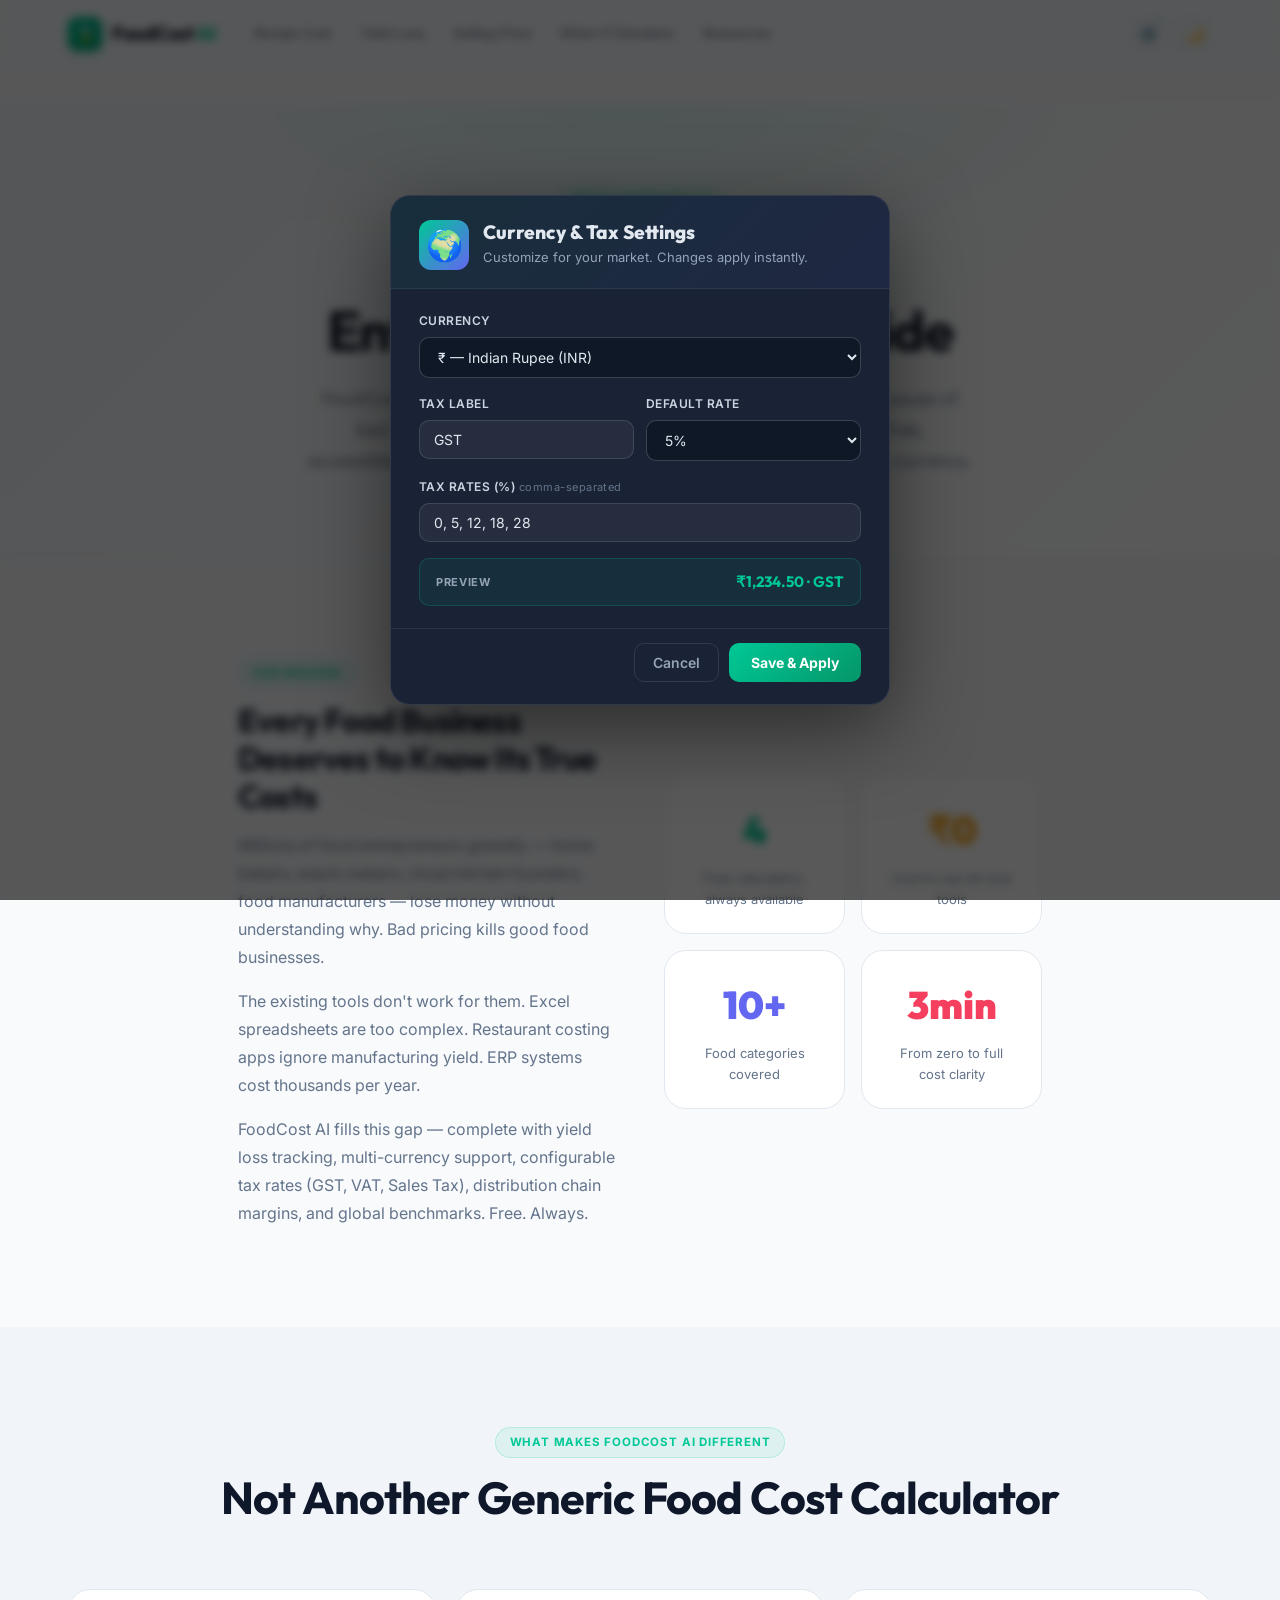
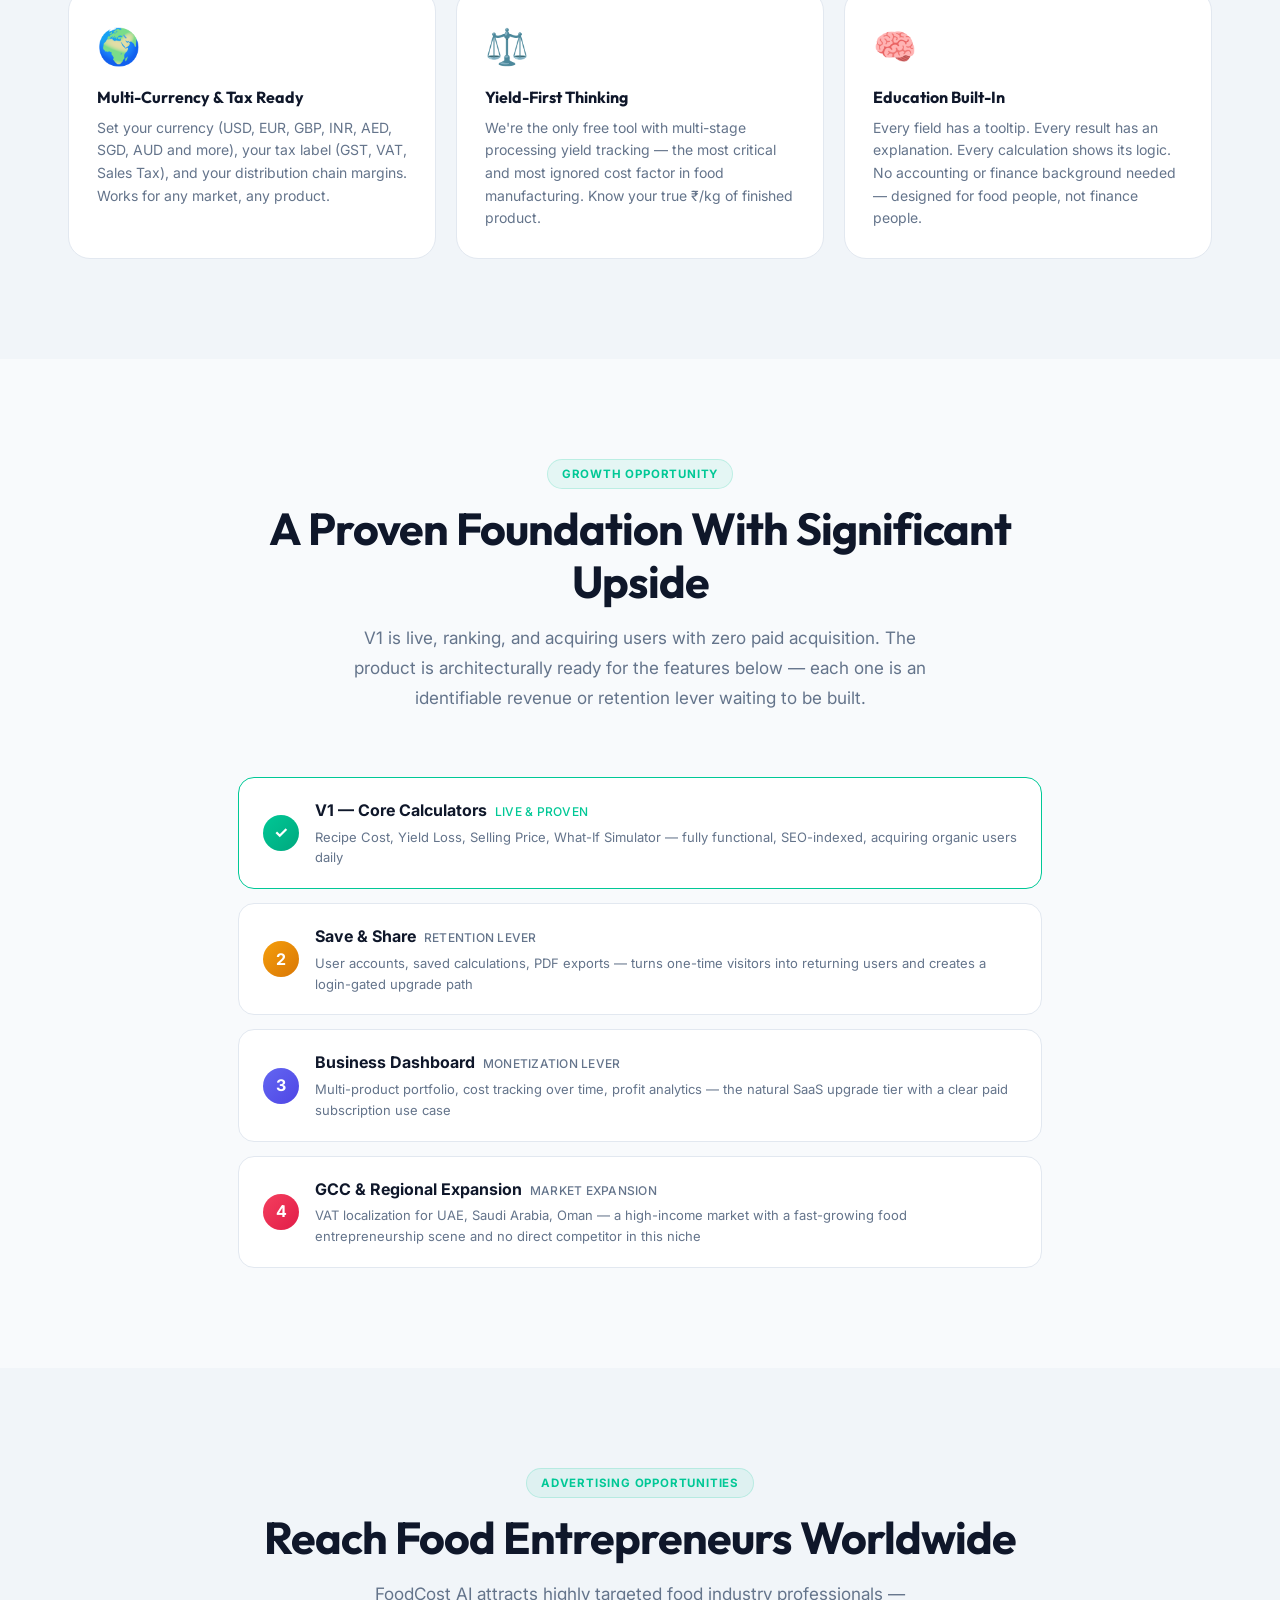
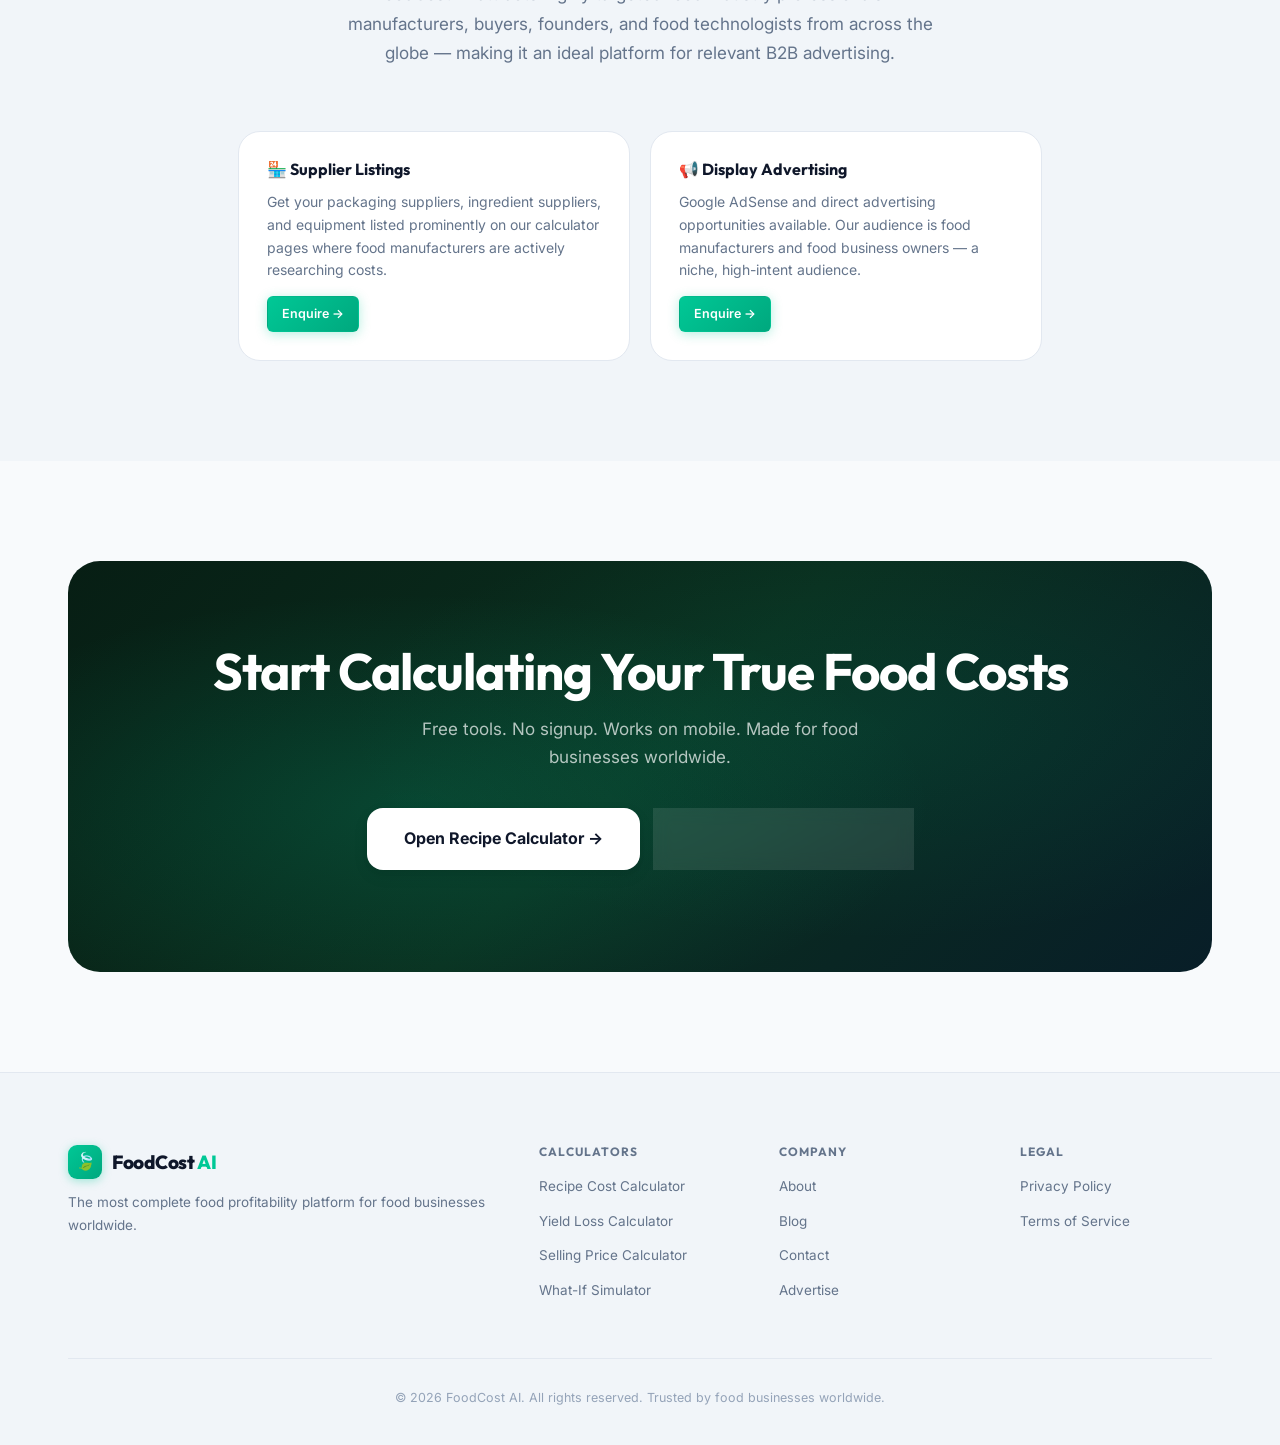
<file: about.html>
<!DOCTYPE html>
<html lang="en">
<head>
<meta charset="UTF-8"/>
<meta name="viewport" content="width=device-width,initial-scale=1.0"/>
<title>About FoodCost AI – Global Food Profitability Platform for Food Businesses</title>
<meta name="description" content="FoodCost AI helps food manufacturers, bakeries, cloud kitchens and food startups worldwide calculate true product costs and build more profitable food businesses."/>
<meta name="keywords" content="about FoodCost AI, food cost platform, food business tools, food manufacturing software, free food costing app, food profitability platform"/>
<meta name="robots" content="index, follow"/>
<meta name="author" content="FoodCost AI"/>
<meta name="theme-color" content="#0d1117"/>
<!-- Canonical -->
<link rel="canonical" href="https://hafinparokkot.github.io/Food.cost.ai/about.html"/>
<!-- Open Graph -->
<meta property="og:title" content="About FoodCost AI – Global Food Profitability Platform"/>
<meta property="og:description" content="FoodCost AI helps food manufacturers, bakeries, cloud kitchens and startups worldwide calculate true product costs and build profitable food businesses."/>
<meta property="og:type" content="website"/>
<meta property="og:url" content="https://hafinparokkot.github.io/Food.cost.ai/about.html"/>
<meta property="og:image" content="https://hafinparokkot.github.io/Food.cost.ai/favicon.png"/>
<meta property="og:site_name" content="FoodCost AI"/>
<meta property="og:locale" content="en_US"/>
<!-- Twitter Card -->
<meta name="twitter:card" content="summary_large_image"/>
<meta name="twitter:site" content="@FoodCostAI"/>
<meta name="twitter:title" content="About FoodCost AI – Global Food Profitability Platform"/>
<meta name="twitter:description" content="The story behind FoodCost AI — free food cost calculators for manufacturers, bakeries and cloud kitchens everywhere."/>
<meta name="twitter:image" content="https://hafinparokkot.github.io/Food.cost.ai/favicon.png"/>
<!-- Fonts -->
<link rel="preconnect" href="https://fonts.googleapis.com"/>
<link rel="preconnect" href="https://fonts.gstatic.com" crossorigin/>
<link href="https://fonts.googleapis.com/css2?family=Inter:wght@300;400;500;600;700;800;900&family=Outfit:wght@400;600;700;800;900&display=swap" rel="stylesheet"/>
<!-- Favicon -->
<link rel="icon" type="image/png" href="favicon.png"/>
<link rel="apple-touch-icon" href="favicon.png"/>
<!-- Styles -->
<link rel="preload" href="css/style.css" as="style"/>
<link rel="stylesheet" href="css/style.css"/>
<!-- JSON-LD: Organization + BreadcrumbList -->
<script type="application/ld+json">
{
  "@context": "https://schema.org",
  "@graph": [
    {
      "@type": "Organization",
      "@id": "https://hafinparokkot.github.io/Food.cost.ai/#organization",
      "name": "FoodCost AI",
      "url": "https://hafinparokkot.github.io/Food.cost.ai/",
      "logo": {
        "@type": "ImageObject",
        "url": "https://hafinparokkot.github.io/Food.cost.ai/favicon.png"
      },
      "description": "FoodCost AI helps food manufacturers, bakeries, cloud kitchens and food startups worldwide calculate true product costs and build more profitable food businesses.",
      "contactPoint": {
        "@type": "ContactPoint",
        "contactType": "customer support",
        "url": "https://hafinparokkot.github.io/Food.cost.ai/contact.html"
      }
    },
    {
      "@type": "BreadcrumbList",
      "itemListElement": [
        {"@type": "ListItem", "position": 1, "name": "Home", "item": "https://hafinparokkot.github.io/Food.cost.ai/"},
        {"@type": "ListItem", "position": 2, "name": "About", "item": "https://hafinparokkot.github.io/Food.cost.ai/about.html"}
      ]
    }
  ]
}
</script>
</head>
<body>
<nav class="nav" id="mainNav">
  <div class="nav__inner">
    <a href="index.html" class="nav__logo"><div class="nav__logo-mark">🍃</div><span class="nav__logo-text">FoodCost <em>AI</em></span></a>
    <div class="nav__links" id="navLinks">
      <a href="recipe-calculator.html" class="nav__link">Recipe Cost</a>
      <a href="yield-calculator.html" class="nav__link">Yield Loss</a>
      <a href="price-calculator.html" class="nav__link">Selling Price</a>
      <a href="simulator.html" class="nav__link">What-If Simulator</a>
      <a href="blog.html" class="nav__link">Resources</a>
    </div>
    <div class="nav__actions">
      <button class="nav__settings" id="localeSettingsBtn" aria-label="Currency & Tax Settings" title="Currency & Tax Settings" onclick="fcOpenModal()">⚙️<span class="nav__settings-badge"></span></button>
      <button class="nav__theme" id="themeBtn" aria-label="Toggle dark mode"><span id="themeIcon">🌙</span></button>
      <button class="nav__burger" id="navBurger" aria-label="Menu"><span></span><span></span><span></span></button>
    </div>
  </div>
</nav>

<div style="padding-top:calc(var(--nav-h) + 36px)">

  <!-- Hero -->
  <div style="background:linear-gradient(135deg,var(--surface-2) 0%,var(--surface) 100%);padding:80px 0;border-bottom:1px solid var(--border);position:relative;overflow:hidden">
    <div style="position:absolute;inset:0;background:radial-gradient(ellipse 60% 60% at 50% 0%,rgba(0,200,150,.1) 0%,transparent 60%)"></div>
    <div class="wrap" style="position:relative;z-index:1;text-align:center;max-width:720px;margin:0 auto">
      <div class="s-tag" style="margin-bottom:18px">About FoodCost AI</div>
      <h1 style="font-size:clamp(2rem,5vw,3.5rem);letter-spacing:-1.5px;margin-bottom:18px">Built for Food Entrepreneurs Worldwide</h1>
      <p style="font-size:1.12rem;color:var(--tx-3);line-height:1.75">FoodCost AI exists because too many food businesses fail — not because of bad food, but because of bad pricing. We're changing that with free, accessible, globally-ready food costing tools built for any market, any currency.</p>
    </div>
  </div>

  <!-- Mission -->
  <section class="section">
    <div class="wrap-narrow">
      <div style="display:grid;grid-template-columns:1fr 1fr;gap:48px;align-items:center">
        <div>
          <div class="s-tag" style="margin-bottom:14px">Our Mission</div>
          <h2 style="font-size:2rem;letter-spacing:-.8px;margin-bottom:16px">Every Food Business Deserves to Know Its True Costs</h2>
          <p style="color:var(--tx-3);line-height:1.75;margin-bottom:16px">Millions of food entrepreneurs globally — home bakers, snack makers, cloud kitchen founders, food manufacturers — lose money without understanding why. Bad pricing kills good food businesses.</p>
          <p style="color:var(--tx-3);line-height:1.75;margin-bottom:16px">The existing tools don't work for them. Excel spreadsheets are too complex. Restaurant costing apps ignore manufacturing yield. ERP systems cost thousands per year.</p>
          <p style="color:var(--tx-3);line-height:1.75">FoodCost AI fills this gap — complete with yield loss tracking, multi-currency support, configurable tax rates (GST, VAT, Sales Tax), distribution chain margins, and global benchmarks. Free. Always.</p>
        </div>
        <div style="display:grid;grid-template-columns:1fr 1fr;gap:16px">
          <div style="background:var(--surface);border:1px solid var(--border);border-radius:var(--r-xl);padding:24px;text-align:center">
            <div style="font-size:2.4rem;font-weight:900;font-family:Outfit,sans-serif;color:var(--green);margin-bottom:6px">4</div>
            <div style="font-size:13px;color:var(--tx-3)">Free calculators, always available</div>
          </div>
          <div style="background:var(--surface);border:1px solid var(--border);border-radius:var(--r-xl);padding:24px;text-align:center">
            <div style="font-size:2.4rem;font-weight:900;font-family:Outfit,sans-serif;color:var(--amber);margin-bottom:6px">₹0</div>
            <div style="font-size:13px;color:var(--tx-3)">Cost to use all core tools</div>
          </div>
          <div style="background:var(--surface);border:1px solid var(--border);border-radius:var(--r-xl);padding:24px;text-align:center">
            <div style="font-size:2.4rem;font-weight:900;font-family:Outfit,sans-serif;color:var(--indigo);margin-bottom:6px">10+</div>
            <div style="font-size:13px;color:var(--tx-3)">Food categories covered</div>
          </div>
          <div style="background:var(--surface);border:1px solid var(--border);border-radius:var(--r-xl);padding:24px;text-align:center">
            <div style="font-size:2.4rem;font-weight:900;font-family:Outfit,sans-serif;color:var(--rose);margin-bottom:6px">3min</div>
            <div style="font-size:13px;color:var(--tx-3)">From zero to full cost clarity</div>
          </div>
        </div>
      </div>
    </div>
  </section>

  <!-- What makes us different -->
  <section class="section section--alt">
    <div class="wrap">
      <div class="s-head">
        <div class="s-tag">What Makes FoodCost AI Different</div>
        <h2>Not Another Generic Food Cost Calculator</h2>
      </div>
      <div style="display:grid;grid-template-columns:repeat(3,1fr);gap:20px">
        <div style="background:var(--surface);border:1px solid var(--border);border-radius:var(--r-xl);padding:28px">
          <div style="font-size:2.2rem;margin-bottom:14px">🌍</div>
          <h3 style="font-size:1rem;margin-bottom:10px">Multi-Currency &amp; Tax Ready</h3>
          <p style="font-size:.875rem;color:var(--tx-3);line-height:1.62">Set your currency (USD, EUR, GBP, INR, AED, SGD, AUD and more), your tax label (GST, VAT, Sales Tax), and your distribution chain margins. Works for any market, any product.</p>
        </div>
        <div style="background:var(--surface);border:1px solid var(--border);border-radius:var(--r-xl);padding:28px">
          <div style="font-size:2.2rem;margin-bottom:14px">⚖️</div>
          <h3 style="font-size:1rem;margin-bottom:10px">Yield-First Thinking</h3>
          <p style="font-size:.875rem;color:var(--tx-3);line-height:1.62">We're the only free tool with multi-stage processing yield tracking — the most critical and most ignored cost factor in food manufacturing. Know your true ₹/kg of finished product.</p>
        </div>
        <div style="background:var(--surface);border:1px solid var(--border);border-radius:var(--r-xl);padding:28px">
          <div style="font-size:2.2rem;margin-bottom:14px">🧠</div>
          <h3 style="font-size:1rem;margin-bottom:10px">Education Built-In</h3>
          <p style="font-size:.875rem;color:var(--tx-3);line-height:1.62">Every field has a tooltip. Every result has an explanation. Every calculation shows its logic. No accounting or finance background needed — designed for food people, not finance people.</p>
        </div>
      </div>
    </div>
  </section>

  <!-- Growth Opportunity -->
  <section class="section">
    <div class="wrap-narrow">
      <div class="s-head">
        <div class="s-tag">Growth Opportunity</div>
        <h2>A Proven Foundation With Significant Upside</h2>
        <p style="color:var(--tx-3);line-height:1.75;max-width:600px;margin:12px auto 0">V1 is live, ranking, and acquiring users with zero paid acquisition. The product is architecturally ready for the features below — each one is an identifiable revenue or retention lever waiting to be built.</p>
      </div>
      <div style="display:grid;gap:14px">
        <div style="background:var(--surface);border:1px solid var(--green);border-radius:var(--r-lg);padding:20px 24px;display:flex;align-items:center;gap:16px">
          <div style="width:36px;height:36px;border-radius:50%;background:linear-gradient(135deg,var(--green),var(--green-dim));color:#fff;display:flex;align-items:center;justify-content:center;font-weight:700;flex-shrink:0">✓</div>
          <div><div style="font-weight:700;margin-bottom:3px">V1 — Core Calculators &nbsp;<span style="font-weight:500;color:var(--green);font-size:12px;letter-spacing:.02em">LIVE &amp; PROVEN</span></div><div style="font-size:13px;color:var(--tx-3)">Recipe Cost, Yield Loss, Selling Price, What-If Simulator — fully functional, SEO-indexed, acquiring organic users daily</div></div>
        </div>
        <div style="background:var(--surface);border:1px solid var(--border);border-radius:var(--r-lg);padding:20px 24px;display:flex;align-items:center;gap:16px">
          <div style="width:36px;height:36px;border-radius:50%;background:linear-gradient(135deg,var(--amber),var(--amber-dim));color:#fff;display:flex;align-items:center;justify-content:center;font-weight:700;flex-shrink:0">2</div>
          <div><div style="font-weight:700;margin-bottom:3px">Save &amp; Share &nbsp;<span style="font-weight:500;color:var(--tx-3);font-size:12px;letter-spacing:.02em">RETENTION LEVER</span></div><div style="font-size:13px;color:var(--tx-3)">User accounts, saved calculations, PDF exports — turns one-time visitors into returning users and creates a login-gated upgrade path</div></div>
        </div>
        <div style="background:var(--surface);border:1px solid var(--border);border-radius:var(--r-lg);padding:20px 24px;display:flex;align-items:center;gap:16px">
          <div style="width:36px;height:36px;border-radius:50%;background:linear-gradient(135deg,var(--indigo),#4f46e5);color:#fff;display:flex;align-items:center;justify-content:center;font-weight:700;flex-shrink:0">3</div>
          <div><div style="font-weight:700;margin-bottom:3px">Business Dashboard &nbsp;<span style="font-weight:500;color:var(--tx-3);font-size:12px;letter-spacing:.02em">MONETIZATION LEVER</span></div><div style="font-size:13px;color:var(--tx-3)">Multi-product portfolio, cost tracking over time, profit analytics — the natural SaaS upgrade tier with a clear paid subscription use case</div></div>
        </div>
        <div style="background:var(--surface);border:1px solid var(--border);border-radius:var(--r-lg);padding:20px 24px;display:flex;align-items:center;gap:16px">
          <div style="width:36px;height:36px;border-radius:50%;background:linear-gradient(135deg,var(--rose),#e11d48);color:#fff;display:flex;align-items:center;justify-content:center;font-weight:700;flex-shrink:0">4</div>
          <div><div style="font-weight:700;margin-bottom:3px">GCC &amp; Regional Expansion &nbsp;<span style="font-weight:500;color:var(--tx-3);font-size:12px;letter-spacing:.02em">MARKET EXPANSION</span></div><div style="font-size:13px;color:var(--tx-3)">VAT localization for UAE, Saudi Arabia, Oman — a high-income market with a fast-growing food entrepreneurship scene and no direct competitor in this niche</div></div>
        </div>
      </div>
    </div>
  </section>

  <!-- Advertise -->
  <section class="section section--alt" id="advertise">
    <div class="wrap-narrow">
      <div class="s-head">
        <div class="s-tag">Advertising Opportunities</div>
        <h2>Reach Food Entrepreneurs Worldwide</h2>
        <p>FoodCost AI attracts highly targeted food industry professionals — manufacturers, buyers, founders, and food technologists from across the globe — making it an ideal platform for relevant B2B advertising.</p>
      </div>
      <div style="display:grid;grid-template-columns:1fr 1fr;gap:20px">
        <div style="background:var(--surface);border:1px solid var(--border);border-radius:var(--r-xl);padding:28px">
          <h3 style="font-size:1rem;margin-bottom:12px">🏪 Supplier Listings</h3>
          <p style="font-size:.875rem;color:var(--tx-3);line-height:1.62;margin-bottom:14px">Get your packaging suppliers, ingredient suppliers, and equipment listed prominently on our calculator pages where food manufacturers are actively researching costs.</p>
          <a href="contact.html" class="btn btn-primary btn-sm">Enquire →</a>
        </div>
        <div style="background:var(--surface);border:1px solid var(--border);border-radius:var(--r-xl);padding:28px">
          <h3 style="font-size:1rem;margin-bottom:12px">📢 Display Advertising</h3>
          <p style="font-size:.875rem;color:var(--tx-3);line-height:1.62;margin-bottom:14px">Google AdSense and direct advertising opportunities available. Our audience is food manufacturers and food business owners — a niche, high-intent audience.</p>
          <a href="contact.html" class="btn btn-primary btn-sm">Enquire →</a>
        </div>
      </div>
    </div>
  </section>

  <!-- CTA -->
  <section class="section">
    <div class="wrap">
      <div class="cta-band">
        <div class="cta-band__inner">
          <h2>Start Calculating Your True Food Costs</h2>
          <p>Free tools. No signup. Works on mobile. Made for food businesses worldwide.</p>
          <div class="cta-band__btns">
            <a href="recipe-calculator.html" class="btn btn-white btn-xl">Open Recipe Calculator →</a>
            <a href="yield-calculator.html" class="btn btn-outline-white btn-xl">Open Yield Calculator →</a>
          </div>
        </div>
      </div>
    </div>
  </section>

</div>

<footer class="footer"><div class="wrap">
  <div class="footer__grid">
    <div class="footer__brand">
      <a href="index.html" class="nav__logo"><div class="nav__logo-mark">🍃</div><span class="nav__logo-text">FoodCost <em>AI</em></span></a>
      <p>The most complete food profitability platform for food businesses worldwide.</p>
    </div>
    <div class="footer__col"><h4>Calculators</h4><ul>
      <li><a href="recipe-calculator.html">Recipe Cost Calculator</a></li>
      <li><a href="yield-calculator.html">Yield Loss Calculator</a></li>
      <li><a href="price-calculator.html">Selling Price Calculator</a></li>
      <li><a href="simulator.html">What-If Simulator</a></li>
    </ul></div>
    <div class="footer__col"><h4>Company</h4><ul>
      <li><a href="about.html">About</a></li>
      <li><a href="blog.html">Blog</a></li>
      <li><a href="contact.html">Contact</a></li>
      <li><a href="about.html#advertise">Advertise</a></li>
    </ul></div>
    <div class="footer__col"><h4>Legal</h4><ul>
      <li><a href="privacy.html">Privacy Policy</a></li>
      <li><a href="terms.html">Terms of Service</a></li>
    </ul></div>
  </div>
  <div class="footer__bottom"><p>© 2026 FoodCost AI. All rights reserved. Trusted by food businesses worldwide.</p></div>
</div></footer>

<script src="js/core.js"></script>
<script src="js/currency.js"></script>
</body>
</html>
</file>
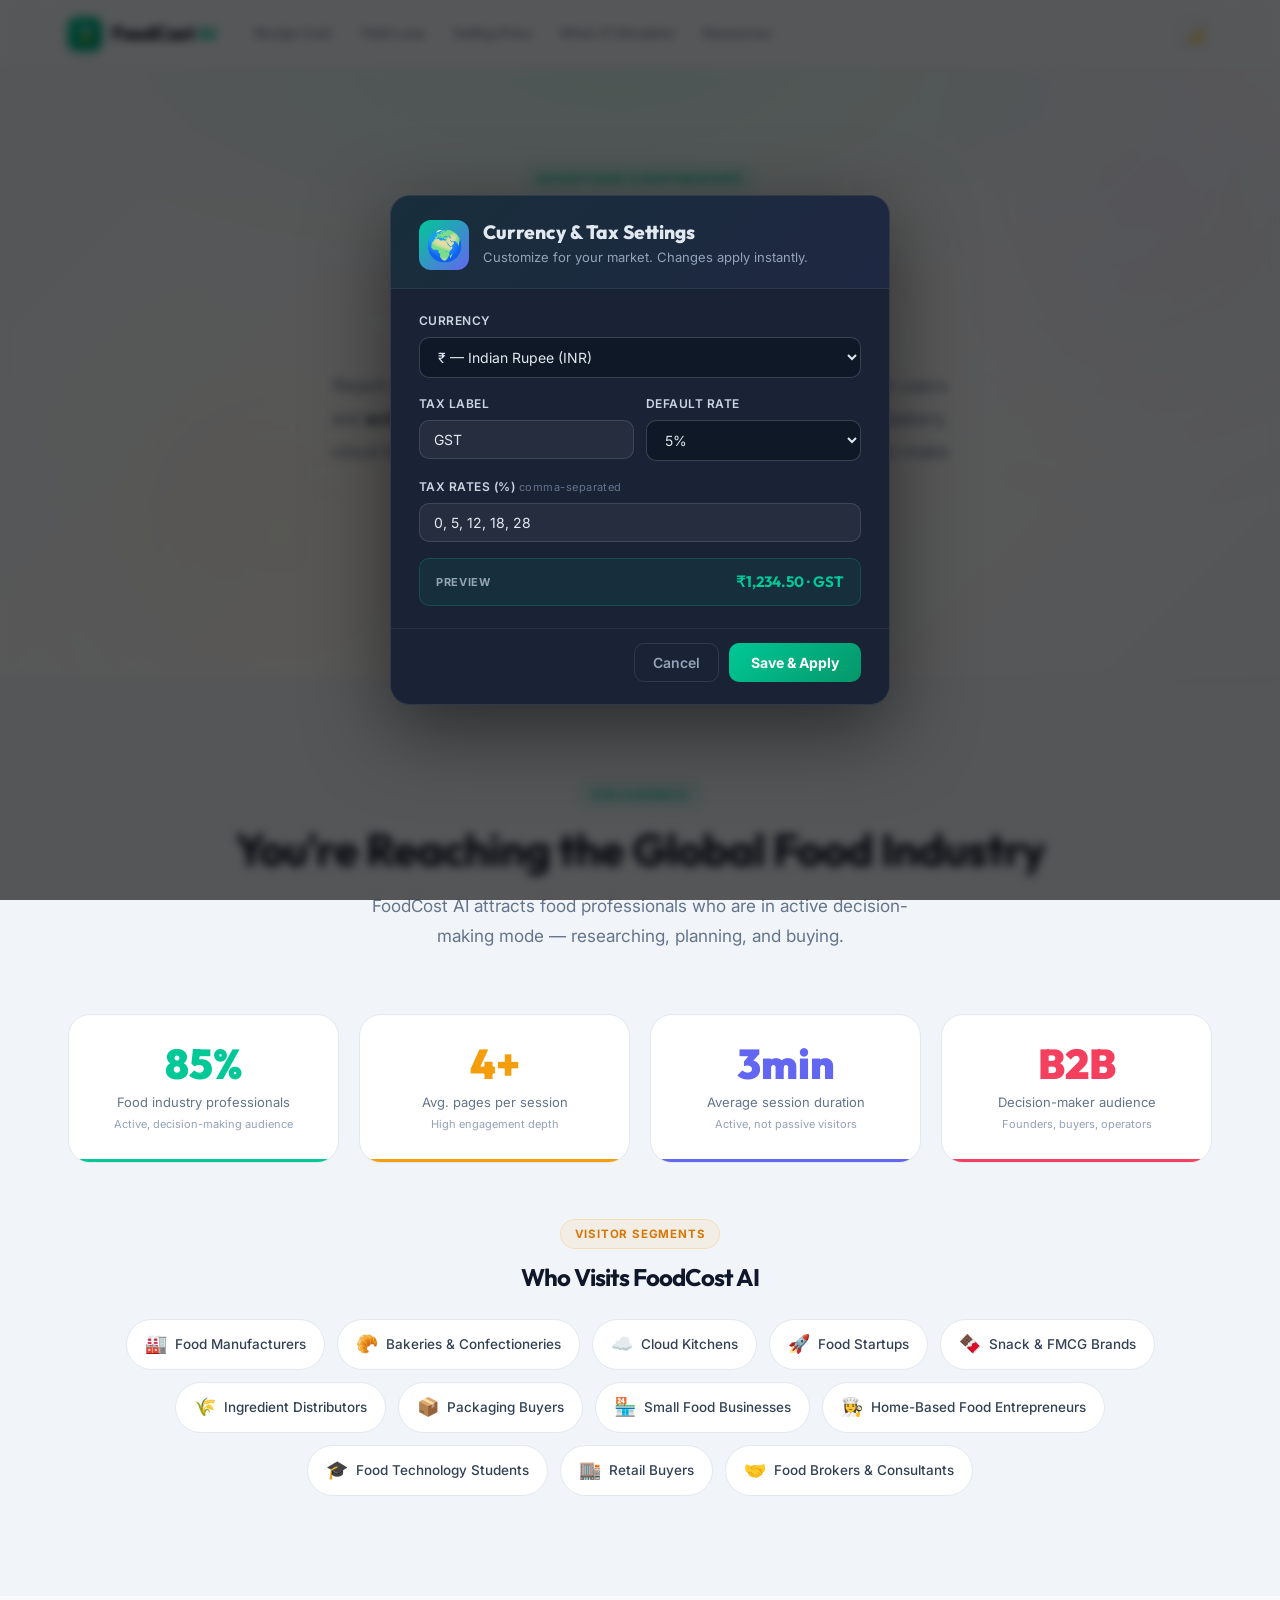
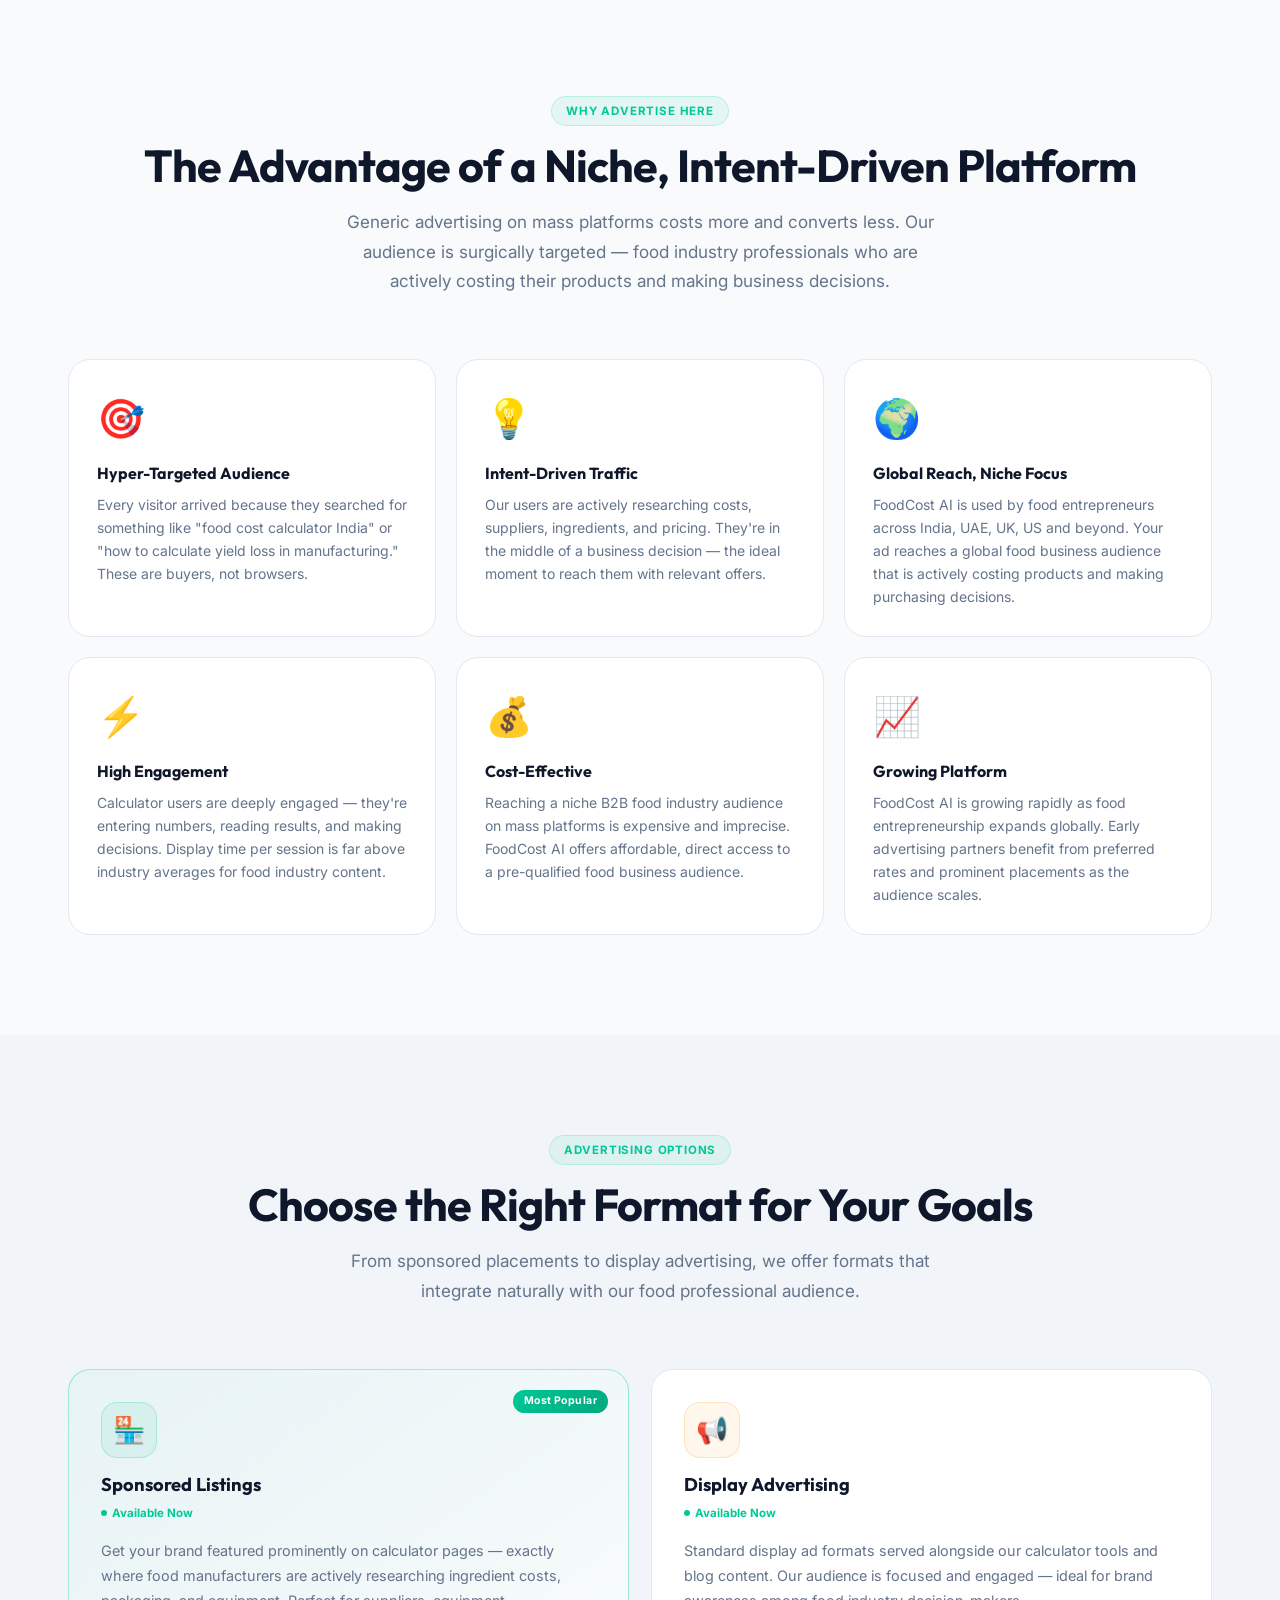
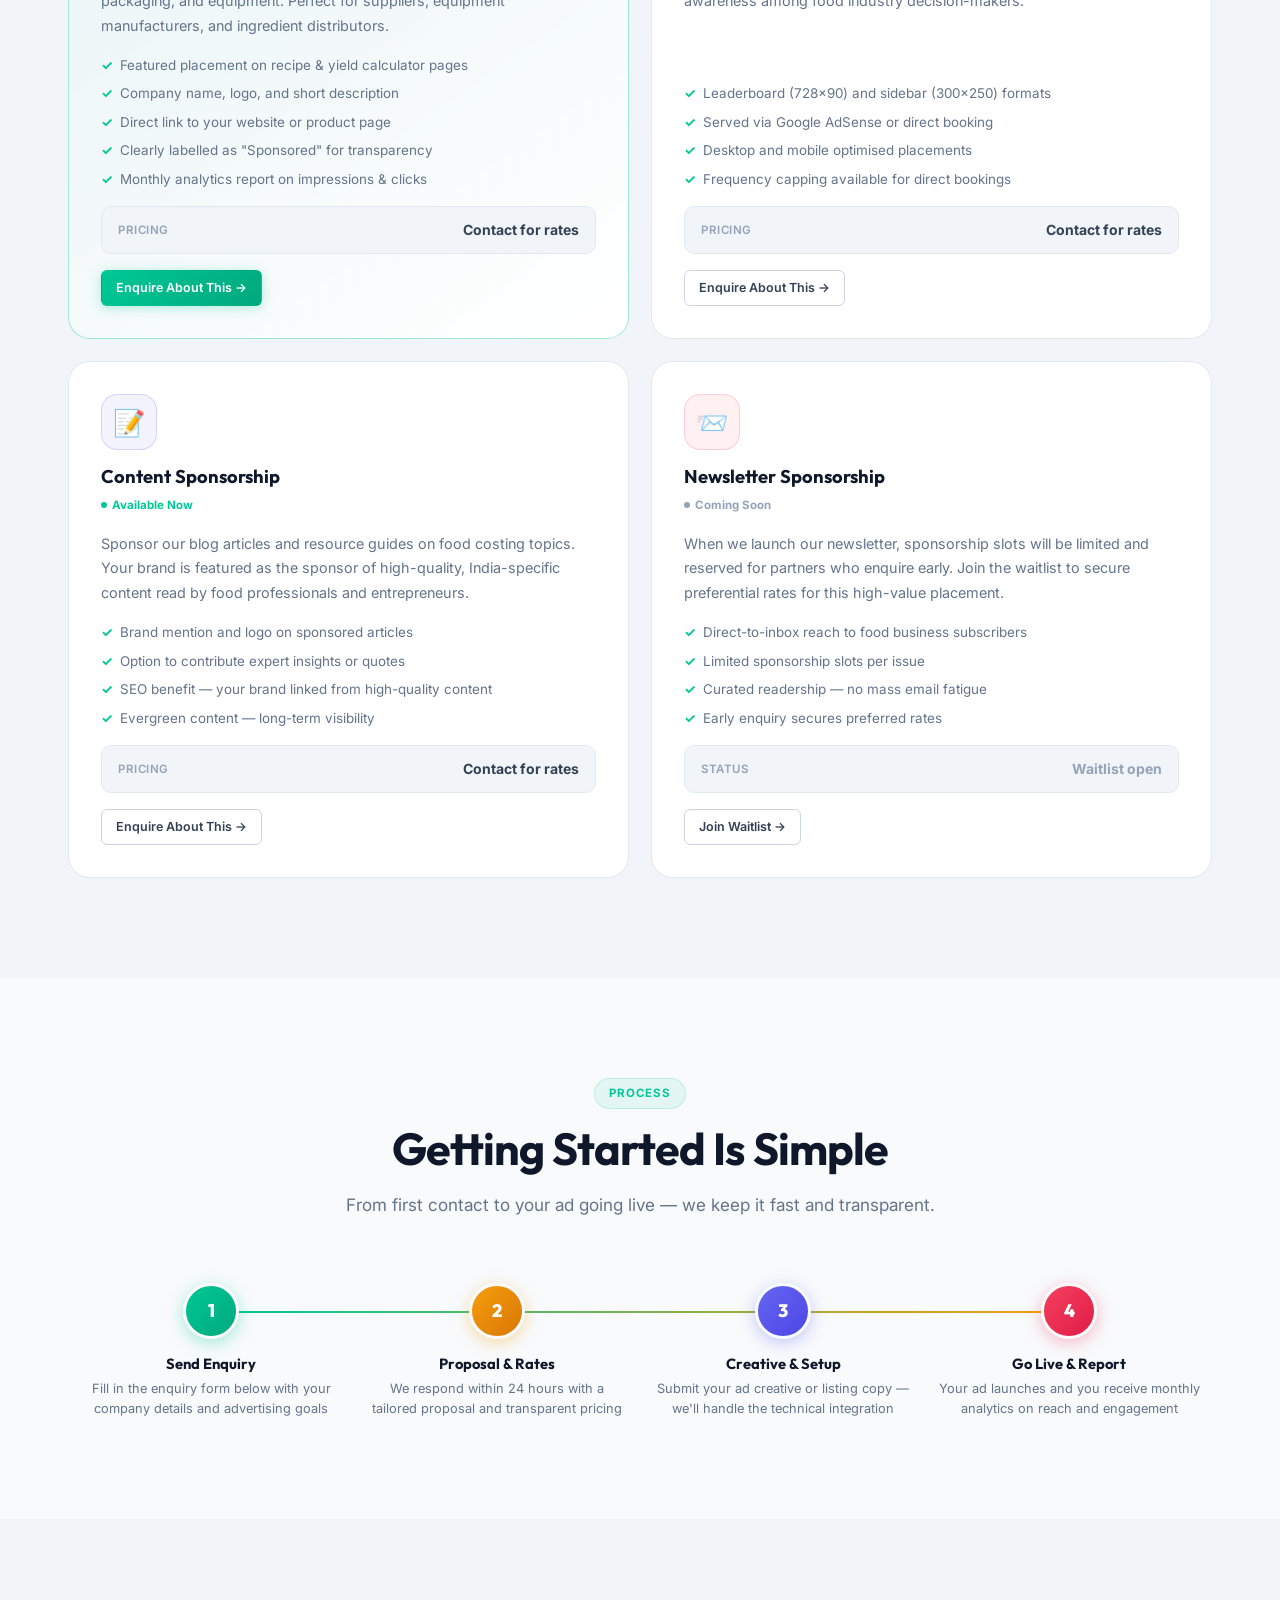
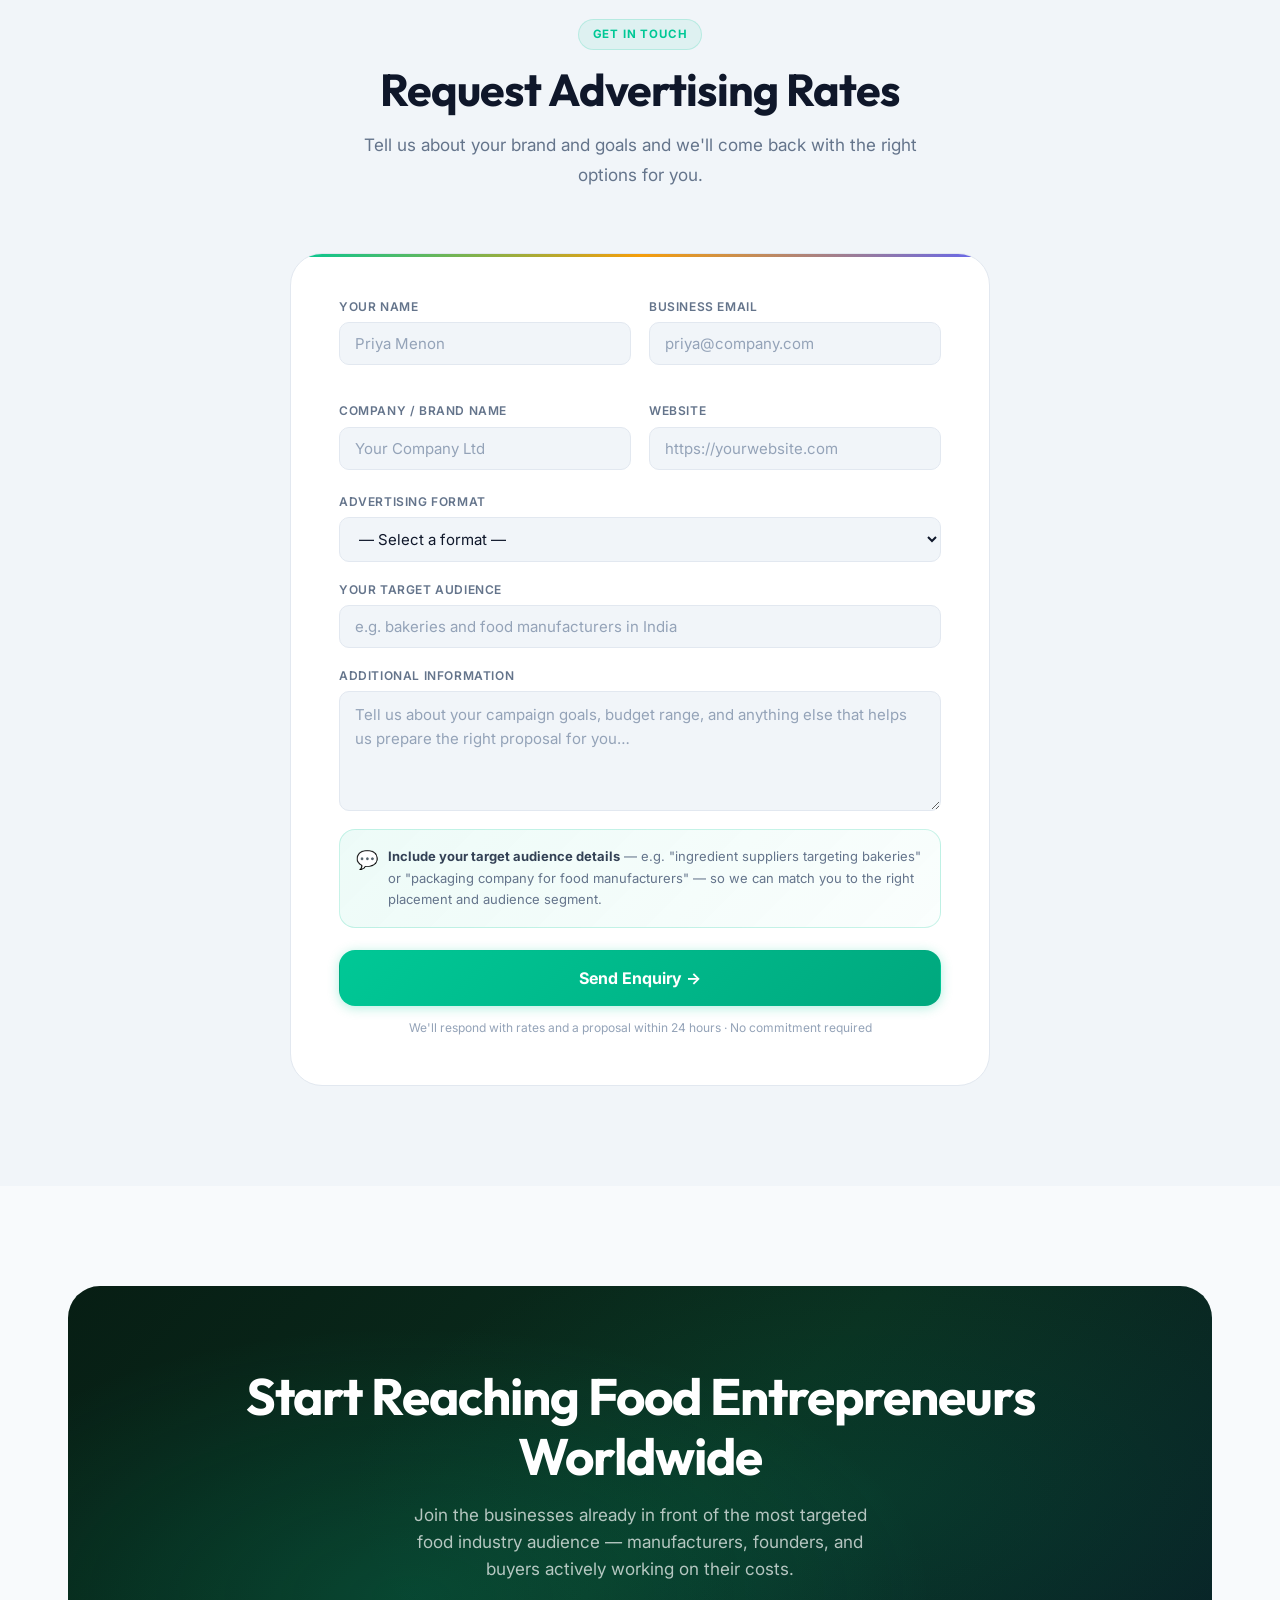
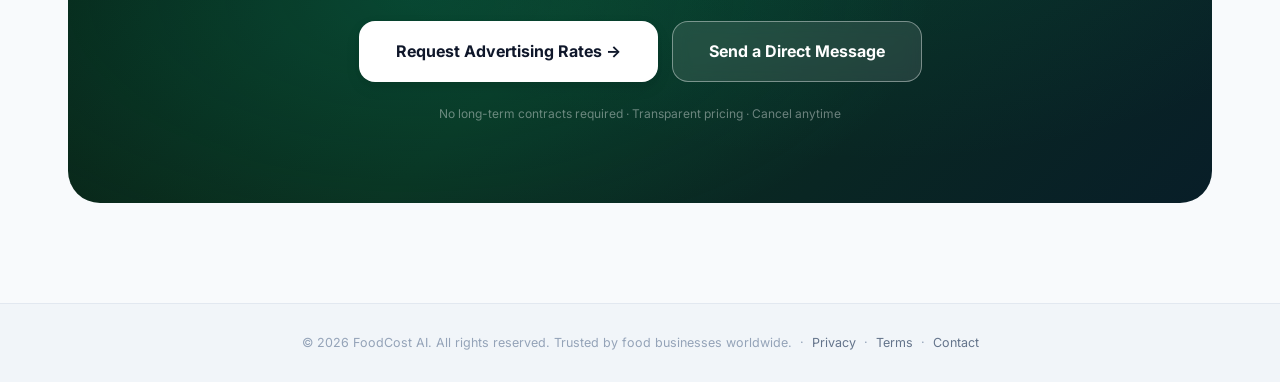
<file: advertise.html>
<!DOCTYPE html>
<html lang="en">
<head>
<meta charset="UTF-8"/><meta name="viewport" content="width=device-width,initial-scale=1.0"/>
<title>Advertise on FoodCost AI – Reach the Global Food Industry</title>
<meta name="description" content="Advertise on FoodCost AI and reach highly targeted food manufacturers, bakeries, cloud kitchens, and food startups worldwide. Intent-driven, niche B2B audience."/>
<link rel="preconnect" href="https://fonts.googleapis.com"/><link rel="preconnect" href="https://fonts.gstatic.com" crossorigin/>
<link href="https://fonts.googleapis.com/css2?family=Inter:wght@300;400;500;600;700;800;900&family=Outfit:wght@400;600;700;800;900&display=swap" rel="stylesheet"/>
<link rel="icon" type="image/png" href="favicon.png"/>
<link rel="apple-touch-icon" href="favicon.png"/>
<link rel="stylesheet" href="css/style.css"/>
<style>
/* ── ADVERTISE PAGE EXTRAS ── */
.adv-stat-grid{display:grid;grid-template-columns:repeat(4,1fr);gap:20px}
.adv-stat{
  background:var(--surface);border:1px solid var(--border);
  border-radius:var(--r-xl);padding:28px 22px;text-align:center;
  transition:all var(--base);position:relative;overflow:hidden;
}
.adv-stat::after{
  content:'';position:absolute;bottom:0;left:0;right:0;height:3px;
  transition:height var(--base);
}
.adv-stat--green::after{background:var(--green)}
.adv-stat--amber::after{background:var(--amber)}
.adv-stat--indigo::after{background:var(--indigo)}
.adv-stat--rose::after{background:var(--rose)}
.adv-stat:hover{transform:translateY(-5px);box-shadow:var(--sh-xl)}
.adv-stat:hover::after{height:4px}
.adv-stat__num{
  font-family:var(--font-d);font-size:2.6rem;font-weight:900;
  line-height:1;margin-bottom:8px;
}
.adv-stat--green .adv-stat__num{color:var(--green)}
.adv-stat--amber .adv-stat__num{color:var(--amber)}
.adv-stat--indigo .adv-stat__num{color:var(--indigo)}
.adv-stat--rose .adv-stat__num{color:var(--rose)}
.adv-stat__label{font-size:13px;color:var(--tx-3);line-height:1.5}
.adv-stat__sub{font-size:11px;color:var(--tx-4);margin-top:4px}

/* Ad option cards */
.adv-options-grid{display:grid;grid-template-columns:repeat(2,1fr);gap:22px}
.adv-option{
  background:var(--surface);border:1px solid var(--border);
  border-radius:var(--r-xl);padding:32px;
  display:flex;flex-direction:column;gap:16px;
  transition:all var(--base);position:relative;overflow:hidden;
}
.adv-option:hover{transform:translateY(-5px);box-shadow:var(--sh-xl)}
.adv-option--featured{
  border-color:rgba(0,200,150,.35);
  background:linear-gradient(145deg,rgba(0,200,150,.04),var(--surface));
}
.adv-option__badge{
  position:absolute;top:20px;right:20px;
  padding:3px 11px;border-radius:var(--r-full);
  font-size:10.5px;font-weight:700;letter-spacing:.04em;
  background:linear-gradient(135deg,var(--green),var(--green-dim));
  color:#fff;
}
.adv-option__icon{
  width:56px;height:56px;border-radius:var(--r-lg);
  display:flex;align-items:center;justify-content:center;
  font-size:26px;flex-shrink:0;
}
.adv-option__icon--green{background:var(--green-pale);border:1px solid rgba(0,200,150,.22)}
.adv-option__icon--amber{background:rgba(245,158,11,.08);border:1px solid rgba(245,158,11,.22)}
.adv-option__icon--indigo{background:rgba(99,102,241,.08);border:1px solid rgba(99,102,241,.22)}
.adv-option__icon--rose{background:rgba(244,63,94,.08);border:1px solid rgba(244,63,94,.2)}
.adv-option h3{font-size:1.15rem;margin-bottom:2px}
.adv-option__status{
  display:inline-flex;align-items:center;gap:5px;
  font-size:11.5px;font-weight:700;margin-top:-6px;
}
.adv-option__status--live{color:var(--green)}
.adv-option__status--coming{color:var(--tx-4)}
.adv-option__status--dot{width:6px;height:6px;border-radius:50%;background:currentColor}
.adv-option p{font-size:.9rem;color:var(--tx-3);line-height:1.72;flex:1}
.adv-option__features{display:flex;flex-direction:column;gap:7px}
.adv-option__features li{font-size:.84rem;color:var(--tx-3);display:flex;align-items:center;gap:7px}
.adv-option__features li::before{content:'✓';color:var(--green);font-weight:700;flex-shrink:0}
.adv-option__price{
  background:var(--surface-2);border:1px solid var(--border);
  border-radius:var(--r-md);padding:12px 16px;
  display:flex;align-items:center;justify-content:space-between;
}
.adv-option__price-label{font-size:11.5px;color:var(--tx-4);font-weight:600;text-transform:uppercase;letter-spacing:.05em}
.adv-option__price-val{font-size:14px;font-weight:700;color:var(--tx-2)}

/* Why cards */
.why-grid{display:grid;grid-template-columns:repeat(3,1fr);gap:20px}
.why-card{
  background:var(--surface);border:1px solid var(--border);
  border-radius:var(--r-xl);padding:28px;
  transition:all var(--base);
}
.why-card:hover{transform:translateY(-4px);box-shadow:var(--sh-lg);border-color:rgba(0,200,150,.25)}
.why-card__emoji{font-size:2.4rem;margin-bottom:14px;display:block}
.why-card h3{font-size:1rem;margin-bottom:10px}
.why-card p{font-size:.875rem;color:var(--tx-3);line-height:1.65}

/* Audience tags */
.audience-grid{display:flex;flex-wrap:wrap;gap:12px;justify-content:center}
.audience-tag{
  display:flex;align-items:center;gap:8px;
  padding:10px 18px;border-radius:var(--r-full);
  background:var(--surface);border:1px solid var(--border);
  font-size:13.5px;font-weight:500;color:var(--tx-2);
  transition:all var(--base);cursor:default;
}
.audience-tag:hover{border-color:var(--green);color:var(--tx-1);background:var(--green-pale);transform:translateY(-2px)}
.audience-tag__emoji{font-size:18px}

/* Contact form */
.adv-form-card{
  background:var(--surface);border:1px solid var(--border);
  border-radius:var(--r-2xl);padding:48px;
  max-width:700px;margin:0 auto;position:relative;overflow:hidden;
}
.adv-form-card::before{
  content:'';display:block;height:3px;
  background:linear-gradient(90deg,var(--green),var(--amber),var(--indigo));
  margin:-48px -48px 40px;
}
.adv-form-grid{display:grid;grid-template-columns:1fr 1fr;gap:18px}
.fg textarea{
  padding:11px 15px;border-radius:var(--r-md);
  border:1.5px solid var(--border);background:var(--surface-2);
  color:var(--tx-1);font-size:15px;font-family:var(--font);
  transition:border-color var(--fast),box-shadow var(--fast),background var(--fast);
  width:100%;resize:vertical;min-height:120px;line-height:1.6;
}
.fg textarea:focus{
  outline:none;border-color:var(--green);
  box-shadow:var(--sh-green);background:var(--surface);
}
.fg textarea::placeholder{color:var(--tx-4)}

/* Process timeline */
.process-steps{display:grid;grid-template-columns:repeat(4,1fr);gap:0;position:relative}
.process-steps::before{
  content:'';position:absolute;top:28px;left:calc(12.5% + 14px);right:calc(12.5% + 14px);
  height:2px;background:linear-gradient(90deg,var(--green),var(--amber));z-index:0;
}
.process-step{text-align:center;padding:0 12px;position:relative;z-index:1}
.process-step__num{
  width:56px;height:56px;border-radius:50%;
  background:linear-gradient(135deg,var(--green),var(--green-dim));
  color:#fff;font-weight:800;font-size:18px;font-family:var(--font-d);
  display:flex;align-items:center;justify-content:center;
  margin:0 auto 16px;box-shadow:0 4px 16px rgba(0,200,150,.35);
  border:3px solid var(--bg);
}
.process-step__num--amber{background:linear-gradient(135deg,var(--amber),var(--amber-dim));box-shadow:0 4px 16px rgba(245,158,11,.35)}
.process-step__num--indigo{background:linear-gradient(135deg,var(--indigo),#4f46e5);box-shadow:0 4px 16px rgba(99,102,241,.35)}
.process-step__num--rose{background:linear-gradient(135deg,var(--rose),#e11d48);box-shadow:0 4px 16px rgba(244,63,94,.35)}
.process-step h4{font-size:.92rem;margin-bottom:7px}
.process-step p{font-size:.8rem;color:var(--tx-3);line-height:1.55}

@media(max-width:1000px){.adv-stat-grid{grid-template-columns:repeat(2,1fr)}}
@media(max-width:800px){.adv-options-grid{grid-template-columns:1fr}.why-grid{grid-template-columns:1fr 1fr}.process-steps{grid-template-columns:1fr 1fr;gap:20px}.process-steps::before{display:none}}
@media(max-width:600px){.adv-stat-grid{grid-template-columns:1fr 1fr}.adv-form-grid{grid-template-columns:1fr}.adv-form-card{padding:28px}.adv-form-card::before{margin:-28px -28px 28px}.why-grid{grid-template-columns:1fr}}
</style>
</head>
<body>
<nav class='nav' id='mainNav'><div class='nav__inner'><a href='index.html' class='nav__logo'><div class='nav__logo-mark'>🍃</div><span class='nav__logo-text'>FoodCost <em>AI</em></span></a><div class='nav__links' id='navLinks'><a href='recipe-calculator.html' class='nav__link'>Recipe Cost</a><a href='yield-calculator.html' class='nav__link'>Yield Loss</a><a href='price-calculator.html' class='nav__link'>Selling Price</a><a href='simulator.html' class='nav__link'>What-If Simulator</a><a href='blog.html' class='nav__link'>Resources</a></div><div class='nav__actions'><button class='nav__theme' id='themeBtn' aria-label='Toggle dark mode'><span id='themeIcon'>🌙</span></button><button class='nav__burger' id='navBurger' aria-label='Menu'><span></span><span></span><span></span></button></div></div></nav>

<div style="padding-top:calc(var(--nav-h) + 0px)">

  <!-- Hero -->
  <div style="background:linear-gradient(135deg,var(--surface-2) 0%,var(--surface) 60%,var(--surface-2) 100%);padding:96px 0 80px;border-bottom:1px solid var(--border);position:relative;overflow:hidden">
    <div style="position:absolute;inset:0">
      <div style="position:absolute;inset:0;background:radial-gradient(ellipse 70% 60% at 50% 0%,rgba(0,200,150,.12) 0%,transparent 65%)"></div>
      <div style="position:absolute;width:400px;height:400px;border-radius:50%;background:rgba(99,102,241,.06);filter:blur(80px);top:-80px;right:-60px"></div>
      <div style="position:absolute;width:300px;height:300px;border-radius:50%;background:rgba(245,158,11,.05);filter:blur(70px);bottom:0;left:10%"></div>
    </div>
    <div class="wrap" style="position:relative;z-index:1;text-align:center;max-width:760px;margin:0 auto">
      <div class="s-tag" style="margin-bottom:20px">Advertising &amp; Partnerships</div>
      <h1 style="font-size:clamp(2.2rem,6vw,4rem);letter-spacing:-2px;margin-bottom:20px;line-height:1.05">
        Advertise on<br>
        <span style="background:linear-gradient(135deg,var(--green) 0%,#00e8a8 40%,var(--sky) 100%);-webkit-background-clip:text;-webkit-text-fill-color:transparent;background-clip:text">FoodCost AI</span>
      </h1>
      <p style="font-size:1.15rem;color:var(--tx-3);line-height:1.8;margin-bottom:36px;max-width:620px;margin-left:auto;margin-right:auto">Reach the world's most intent-driven food industry audience. Our users are <strong style="color:var(--tx-2)">actively researching costs</strong> — they are food manufacturers, bakers, cloud kitchen founders, and food entrepreneurs who are ready to make purchasing decisions.</p>
      <div style="display:flex;align-items:center;justify-content:center;gap:14px;flex-wrap:wrap">
        <a href="#enquire" class="btn btn-primary btn-xl">Get Advertising Rates →</a>
        <a href="#options" class="btn btn-ghost btn-lg">See Ad Options</a>
      </div>
    </div>
  </div>

  <!-- Audience Stats -->
  <section class="section section--alt">
    <div class="wrap">
      <div class="s-head">
        <div class="s-tag">Our Audience</div>
        <h2>You're Reaching the Global Food Industry</h2>
        <p>FoodCost AI attracts food professionals who are in active decision-making mode — researching, planning, and buying.</p>
      </div>
      <div class="adv-stat-grid" style="margin-bottom:56px">
        <div class="adv-stat adv-stat--green" data-reveal>
          <div class="adv-stat__num">85%</div>
          <div class="adv-stat__label">Food industry professionals</div>
          <div class="adv-stat__sub">Active, decision-making audience</div>
        </div>
        <div class="adv-stat adv-stat--amber" data-reveal>
          <div class="adv-stat__num">4+</div>
          <div class="adv-stat__label">Avg. pages per session</div>
          <div class="adv-stat__sub">High engagement depth</div>
        </div>
        <div class="adv-stat adv-stat--indigo" data-reveal>
          <div class="adv-stat__num">3min</div>
          <div class="adv-stat__label">Average session duration</div>
          <div class="adv-stat__sub">Active, not passive visitors</div>
        </div>
        <div class="adv-stat adv-stat--rose" data-reveal>
          <div class="adv-stat__num">B2B</div>
          <div class="adv-stat__label">Decision-maker audience</div>
          <div class="adv-stat__sub">Founders, buyers, operators</div>
        </div>
      </div>

      <!-- Who visits us -->
      <div class="s-head" style="margin-bottom:28px">
        <div class="s-tag s-tag--amber">Visitor Segments</div>
        <h2 style="font-size:1.5rem">Who Visits FoodCost AI</h2>
      </div>
      <div class="audience-grid">
        <div class="audience-tag"><span class="audience-tag__emoji">🏭</span> Food Manufacturers</div>
        <div class="audience-tag"><span class="audience-tag__emoji">🥐</span> Bakeries &amp; Confectioneries</div>
        <div class="audience-tag"><span class="audience-tag__emoji">☁️</span> Cloud Kitchens</div>
        <div class="audience-tag"><span class="audience-tag__emoji">🚀</span> Food Startups</div>
        <div class="audience-tag"><span class="audience-tag__emoji">🍫</span> Snack &amp; FMCG Brands</div>
        <div class="audience-tag"><span class="audience-tag__emoji">🌾</span> Ingredient Distributors</div>
        <div class="audience-tag"><span class="audience-tag__emoji">📦</span> Packaging Buyers</div>
        <div class="audience-tag"><span class="audience-tag__emoji">🏪</span> Small Food Businesses</div>
        <div class="audience-tag"><span class="audience-tag__emoji">👩‍🍳</span> Home-Based Food Entrepreneurs</div>
        <div class="audience-tag"><span class="audience-tag__emoji">🎓</span> Food Technology Students</div>
        <div class="audience-tag"><span class="audience-tag__emoji">🏬</span> Retail Buyers</div>
        <div class="audience-tag"><span class="audience-tag__emoji">🤝</span> Food Brokers &amp; Consultants</div>
      </div>
    </div>
  </section>

  <!-- Why Advertise Here -->
  <section class="section">
    <div class="wrap">
      <div class="s-head">
        <div class="s-tag">Why Advertise Here</div>
        <h2>The Advantage of a Niche, Intent-Driven Platform</h2>
        <p>Generic advertising on mass platforms costs more and converts less. Our audience is surgically targeted — food industry professionals who are actively costing their products and making business decisions.</p>
      </div>
      <div class="why-grid">
        <div class="why-card" data-reveal>
          <span class="why-card__emoji">🎯</span>
          <h3>Hyper-Targeted Audience</h3>
          <p>Every visitor arrived because they searched for something like "food cost calculator India" or "how to calculate yield loss in manufacturing." These are buyers, not browsers.</p>
        </div>
        <div class="why-card" data-reveal>
          <span class="why-card__emoji">💡</span>
          <h3>Intent-Driven Traffic</h3>
          <p>Our users are actively researching costs, suppliers, ingredients, and pricing. They're in the middle of a business decision — the ideal moment to reach them with relevant offers.</p>
        </div>
        <div class="why-card" data-reveal>
          <span class="why-card__emoji">🌍</span>
          <h3>Global Reach, Niche Focus</h3>
          <p>FoodCost AI is used by food entrepreneurs across India, UAE, UK, US and beyond. Your ad reaches a global food business audience that is actively costing products and making purchasing decisions.</p>
        </div>
        <div class="why-card" data-reveal>
          <span class="why-card__emoji">⚡</span>
          <h3>High Engagement</h3>
          <p>Calculator users are deeply engaged — they're entering numbers, reading results, and making decisions. Display time per session is far above industry averages for food industry content.</p>
        </div>
        <div class="why-card" data-reveal>
          <span class="why-card__emoji">💰</span>
          <h3>Cost-Effective</h3>
          <p>Reaching a niche B2B food industry audience on mass platforms is expensive and imprecise. FoodCost AI offers affordable, direct access to a pre-qualified food business audience.</p>
        </div>
        <div class="why-card" data-reveal>
          <span class="why-card__emoji">📈</span>
          <h3>Growing Platform</h3>
          <p>FoodCost AI is growing rapidly as food entrepreneurship expands globally. Early advertising partners benefit from preferred rates and prominent placements as the audience scales.</p>
        </div>
      </div>
    </div>
  </section>

  <!-- Ad Options -->
  <section class="section section--alt" id="options">
    <div class="wrap">
      <div class="s-head">
        <div class="s-tag">Advertising Options</div>
        <h2>Choose the Right Format for Your Goals</h2>
        <p>From sponsored placements to display advertising, we offer formats that integrate naturally with our food professional audience.</p>
      </div>
      <div class="adv-options-grid">

        <!-- Sponsored Listings -->
        <div class="adv-option adv-option--featured" data-reveal>
          <span class="adv-option__badge">Most Popular</span>
          <div class="adv-option__icon adv-option__icon--green">🏪</div>
          <div>
            <h3>Sponsored Listings</h3>
            <div class="adv-option__status adv-option__status--live">
              <span class="adv-option__status--dot"></span> Available Now
            </div>
          </div>
          <p>Get your brand featured prominently on calculator pages — exactly where food manufacturers are actively researching ingredient costs, packaging, and equipment. Perfect for suppliers, equipment manufacturers, and ingredient distributors.</p>
          <ul class="adv-option__features">
            <li>Featured placement on recipe &amp; yield calculator pages</li>
            <li>Company name, logo, and short description</li>
            <li>Direct link to your website or product page</li>
            <li>Clearly labelled as "Sponsored" for transparency</li>
            <li>Monthly analytics report on impressions &amp; clicks</li>
          </ul>
          <div class="adv-option__price">
            <span class="adv-option__price-label">Pricing</span>
            <span class="adv-option__price-val">Contact for rates</span>
          </div>
          <a href="#enquire" class="btn btn-primary btn-sm" style="align-self:flex-start">Enquire About This →</a>
        </div>

        <!-- Display Ads -->
        <div class="adv-option" data-reveal>
          <div class="adv-option__icon adv-option__icon--amber">📢</div>
          <div>
            <h3>Display Advertising</h3>
            <div class="adv-option__status adv-option__status--live">
              <span class="adv-option__status--dot"></span> Available Now
            </div>
          </div>
          <p>Standard display ad formats served alongside our calculator tools and blog content. Our audience is focused and engaged — ideal for brand awareness among food industry decision-makers.</p>
          <ul class="adv-option__features">
            <li>Leaderboard (728×90) and sidebar (300×250) formats</li>
            <li>Served via Google AdSense or direct booking</li>
            <li>Desktop and mobile optimised placements</li>
            <li>Frequency capping available for direct bookings</li>
          </ul>
          <div class="adv-option__price">
            <span class="adv-option__price-label">Pricing</span>
            <span class="adv-option__price-val">Contact for rates</span>
          </div>
          <a href="#enquire" class="btn btn-ghost btn-sm" style="align-self:flex-start">Enquire About This →</a>
        </div>

        <!-- Content Sponsorship -->
        <div class="adv-option" data-reveal>
          <div class="adv-option__icon adv-option__icon--indigo">📝</div>
          <div>
            <h3>Content Sponsorship</h3>
            <div class="adv-option__status adv-option__status--live">
              <span class="adv-option__status--dot"></span> Available Now
            </div>
          </div>
          <p>Sponsor our blog articles and resource guides on food costing topics. Your brand is featured as the sponsor of high-quality, India-specific content read by food professionals and entrepreneurs.</p>
          <ul class="adv-option__features">
            <li>Brand mention and logo on sponsored articles</li>
            <li>Option to contribute expert insights or quotes</li>
            <li>SEO benefit — your brand linked from high-quality content</li>
            <li>Evergreen content — long-term visibility</li>
          </ul>
          <div class="adv-option__price">
            <span class="adv-option__price-label">Pricing</span>
            <span class="adv-option__price-val">Contact for rates</span>
          </div>
          <a href="#enquire" class="btn btn-ghost btn-sm" style="align-self:flex-start">Enquire About This →</a>
        </div>

        <!-- Newsletter Sponsorship -->
        <div class="adv-option" data-reveal>
          <div class="adv-option__icon adv-option__icon--rose">📨</div>
          <div>
            <h3>Newsletter Sponsorship</h3>
            <div class="adv-option__status adv-option__status--coming">
              <span class="adv-option__status--dot"></span> Coming Soon
            </div>
          </div>
          <p>When we launch our newsletter, sponsorship slots will be limited and reserved for partners who enquire early. Join the waitlist to secure preferential rates for this high-value placement.</p>
          <ul class="adv-option__features">
            <li>Direct-to-inbox reach to food business subscribers</li>
            <li>Limited sponsorship slots per issue</li>
            <li>Curated readership — no mass email fatigue</li>
            <li>Early enquiry secures preferred rates</li>
          </ul>
          <div class="adv-option__price">
            <span class="adv-option__price-label">Status</span>
            <span class="adv-option__price-val" style="color:var(--tx-4)">Waitlist open</span>
          </div>
          <a href="#enquire" class="btn btn-ghost btn-sm" style="align-self:flex-start">Join Waitlist →</a>
        </div>

      </div>
    </div>
  </section>

  <!-- How It Works -->
  <section class="section">
    <div class="wrap">
      <div class="s-head">
        <div class="s-tag">Process</div>
        <h2>Getting Started Is Simple</h2>
        <p>From first contact to your ad going live — we keep it fast and transparent.</p>
      </div>
      <div class="process-steps">
        <div class="process-step" data-reveal>
          <div class="process-step__num">1</div>
          <h4>Send Enquiry</h4>
          <p>Fill in the enquiry form below with your company details and advertising goals</p>
        </div>
        <div class="process-step" data-reveal>
          <div class="process-step__num process-step__num--amber">2</div>
          <h4>Proposal &amp; Rates</h4>
          <p>We respond within 24 hours with a tailored proposal and transparent pricing</p>
        </div>
        <div class="process-step" data-reveal>
          <div class="process-step__num process-step__num--indigo">3</div>
          <h4>Creative &amp; Setup</h4>
          <p>Submit your ad creative or listing copy — we'll handle the technical integration</p>
        </div>
        <div class="process-step" data-reveal>
          <div class="process-step__num process-step__num--rose">4</div>
          <h4>Go Live &amp; Report</h4>
          <p>Your ad launches and you receive monthly analytics on reach and engagement</p>
        </div>
      </div>
    </div>
  </section>

  <!-- Enquiry Form -->
  <section class="section section--alt" id="enquire">
    <div class="wrap">
      <div class="s-head">
        <div class="s-tag">Get In Touch</div>
        <h2>Request Advertising Rates</h2>
        <p>Tell us about your brand and goals and we'll come back with the right options for you.</p>
      </div>

      <div class="adv-form-card" data-reveal>
        <form id="advForm" novalidate>
          <div class="adv-form-grid">
            <div class="fg">
              <label for="advName">Your Name</label>
              <input class="inp" type="text" id="advName" name="name" placeholder="Priya Menon" required/>
            </div>
            <div class="fg">
              <label for="advEmail">Business Email</label>
              <input class="inp" type="email" id="advEmail" name="email" placeholder="priya@company.com" required/>
            </div>
            <div class="fg">
              <label for="advCompany">Company / Brand Name</label>
              <input class="inp" type="text" id="advCompany" name="company" placeholder="Your Company Ltd" required/>
            </div>
            <div class="fg">
              <label for="advWebsite">Website</label>
              <input class="inp" type="url" id="advWebsite" name="website" placeholder="https://yourwebsite.com"/>
            </div>
          </div>

          <div class="fg" style="margin-top:4px">
            <label for="advAdType">Advertising Format</label>
            <select class="sel" id="advAdType" name="adtype" required>
              <option value="">— Select a format —</option>
              <option value="Sponsored Listing">Sponsored Listing on Calculator Pages</option>
              <option value="Display Ads">Display Advertising (Banner Ads)</option>
              <option value="Content Sponsorship">Content / Blog Sponsorship</option>
              <option value="Newsletter">Newsletter Sponsorship (Waitlist)</option>
              <option value="Multiple">Multiple Formats / Full Package</option>
              <option value="Other">Other / Not Sure Yet</option>
            </select>
          </div>

          <div class="fg" style="margin-top:4px">
            <label for="advAudience">Your Target Audience</label>
            <input class="inp" type="text" id="advAudience" name="audience" placeholder="e.g. bakeries and food manufacturers in India" required/>
          </div>

          <div class="fg" style="margin-top:4px">
            <label for="advMessage">Additional Information</label>
            <textarea id="advMessage" name="message" placeholder="Tell us about your campaign goals, budget range, and anything else that helps us prepare the right proposal for you…"></textarea>
          </div>

          <!-- Callout -->
          <div style="background:linear-gradient(135deg,rgba(0,200,150,.07),rgba(0,200,150,.02));border:1px solid rgba(0,200,150,.2);border-radius:var(--r-lg);padding:16px;display:flex;gap:10px;align-items:flex-start;margin-bottom:22px">
            <span style="font-size:18px;flex-shrink:0">💬</span>
            <div style="font-size:13px;color:var(--tx-3);line-height:1.65">
              <strong style="color:var(--tx-2)">Include your target audience details</strong> — e.g. "ingredient suppliers targeting bakeries" or "packaging company for food manufacturers" — so we can match you to the right placement and audience segment.
            </div>
          </div>

          <button type="submit" class="btn btn-primary btn-xl" style="width:100%;justify-content:center" id="advSubmitBtn">
            <span id="advSubmitText">Send Enquiry →</span>
          </button>
          <p style="font-size:12px;color:var(--tx-4);text-align:center;margin-top:12px">We'll respond with rates and a proposal within 24 hours · No commitment required</p>
        </form>

        <!-- Success -->
        <div id="advFormSuccess" style="display:none;text-align:center;padding:48px 0">
          <div style="font-size:3.5rem;margin-bottom:16px">🎉</div>
          <h3 style="font-size:1.4rem;margin-bottom:10px">Enquiry Received!</h3>
          <p style="color:var(--tx-3);font-size:.95rem;line-height:1.7;max-width:420px;margin:0 auto">Thanks for your interest in advertising on FoodCost AI. We'll review your details and get back to you with rates and options within 24 hours.</p>
          <button onclick="resetAdvForm()" class="btn btn-ghost" style="margin-top:24px">Send Another Enquiry</button>
        </div>
      </div>
    </div>
  </section>

  <!-- Bottom CTA -->
  <section class="section">
    <div class="wrap">
      <div class="cta-band">
        <div class="cta-band__inner">
          <h2>Start Reaching Food Entrepreneurs Worldwide</h2>
          <p>Join the businesses already in front of the most targeted food industry audience — manufacturers, founders, and buyers actively working on their costs.</p>
          <div class="cta-band__btns">
            <a href="#enquire" class="btn btn-white btn-xl">Request Advertising Rates →</a>
            <a href="contact.html" class="btn btn-outline-white btn-xl">Send a Direct Message</a>
          </div>
          <div class="cta-band__note">No long-term contracts required · Transparent pricing · Cancel anytime</div>
        </div>
      </div>
    </div>
  </section>

</div>

<footer class="footer" style="border-top:1px solid var(--border);background:var(--surface-2);padding:28px 0">
  <div class="wrap">
    <div class="footer__bottom" style="border-top:none;padding-top:0">
      <p>© 2026 FoodCost AI. All rights reserved. Trusted by food businesses worldwide. &nbsp;·&nbsp; <a href="privacy.html" style="color:var(--tx-3);transition:color var(--fast)" onmouseover="this.style.color='var(--green)'" onmouseout="this.style.color='var(--tx-3)'">Privacy</a> &nbsp;·&nbsp; <a href="terms.html" style="color:var(--tx-3);transition:color var(--fast)" onmouseover="this.style.color='var(--green)'" onmouseout="this.style.color='var(--tx-3)'">Terms</a> &nbsp;·&nbsp; <a href="contact.html" style="color:var(--tx-3);transition:color var(--fast)" onmouseover="this.style.color='var(--green)'" onmouseout="this.style.color='var(--tx-3)'">Contact</a></p>
    </div>
  </div>
</footer>

<script>
// Advertising enquiry form
const advForm = document.getElementById('advForm');
const advSuccess = document.getElementById('advFormSuccess');
const advSubmitBtn = document.getElementById('advSubmitBtn');
const advSubmitText = document.getElementById('advSubmitText');

advForm.addEventListener('submit', function(e) {
  e.preventDefault();
  const requiredFields = [
    document.getElementById('advName'),
    document.getElementById('advEmail'),
    document.getElementById('advCompany'),
    document.getElementById('advAdType'),
    document.getElementById('advAudience'),
  ];
  let valid = true;
  requiredFields.forEach(el => {
    if (!el.value.trim()) {
      valid = false;
      el.style.borderColor = 'var(--rose)';
      el.style.boxShadow = '0 0 0 3px rgba(244,63,94,.15)';
      setTimeout(() => { el.style.borderColor = ''; el.style.boxShadow = ''; }, 2200);
    }
  });
  if (!valid) return;

  advSubmitBtn.disabled = true;
  advSubmitText.textContent = 'Sending…';
  advSubmitBtn.style.opacity = '.7';

  setTimeout(() => {
    advForm.style.display = 'none';
    advSuccess.style.display = 'block';
  }, 1400);
});

function resetAdvForm() {
  advForm.reset();
  advForm.style.display = 'block';
  advSuccess.style.display = 'none';
  advSubmitBtn.disabled = false;
  advSubmitText.textContent = 'Send Enquiry →';
  advSubmitBtn.style.opacity = '1';
}
</script>
<script src="js/core.js"></script>
<script src="js/currency.js"></script>
</body>
</html>
</file>
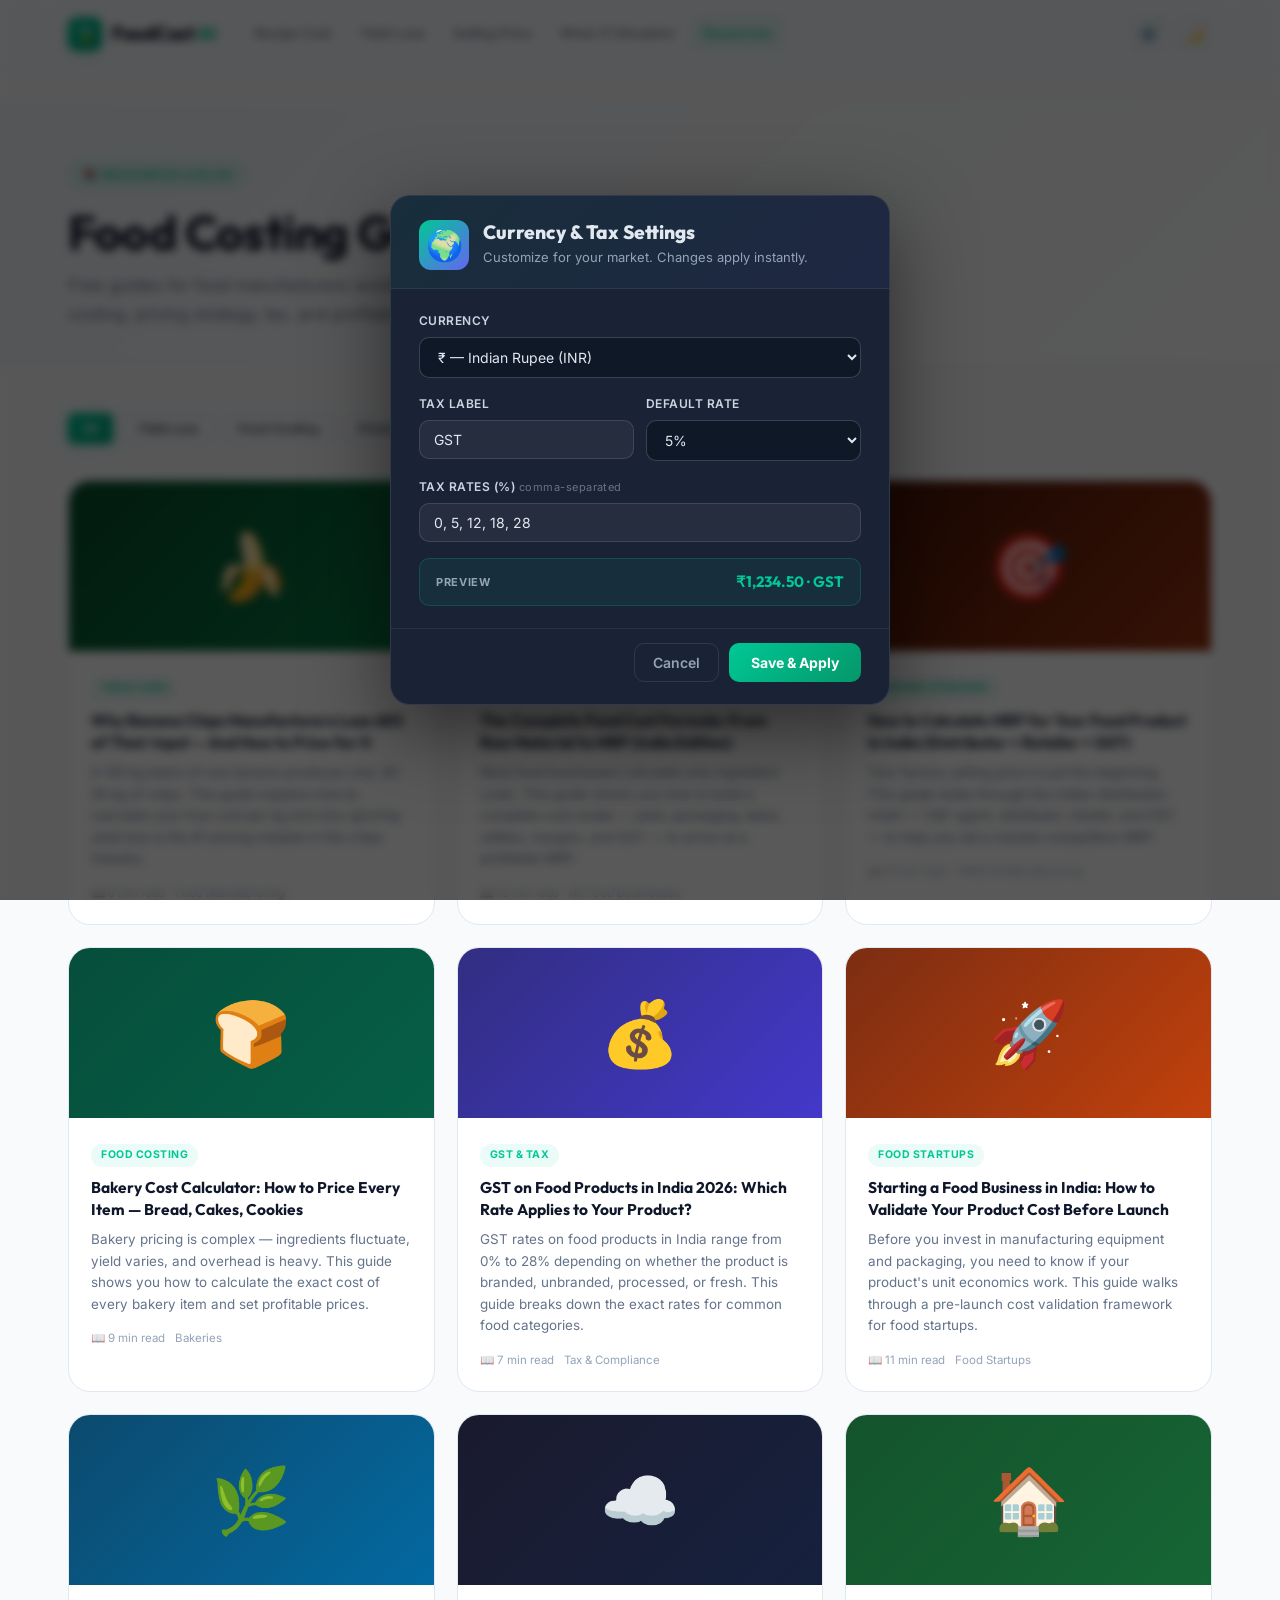
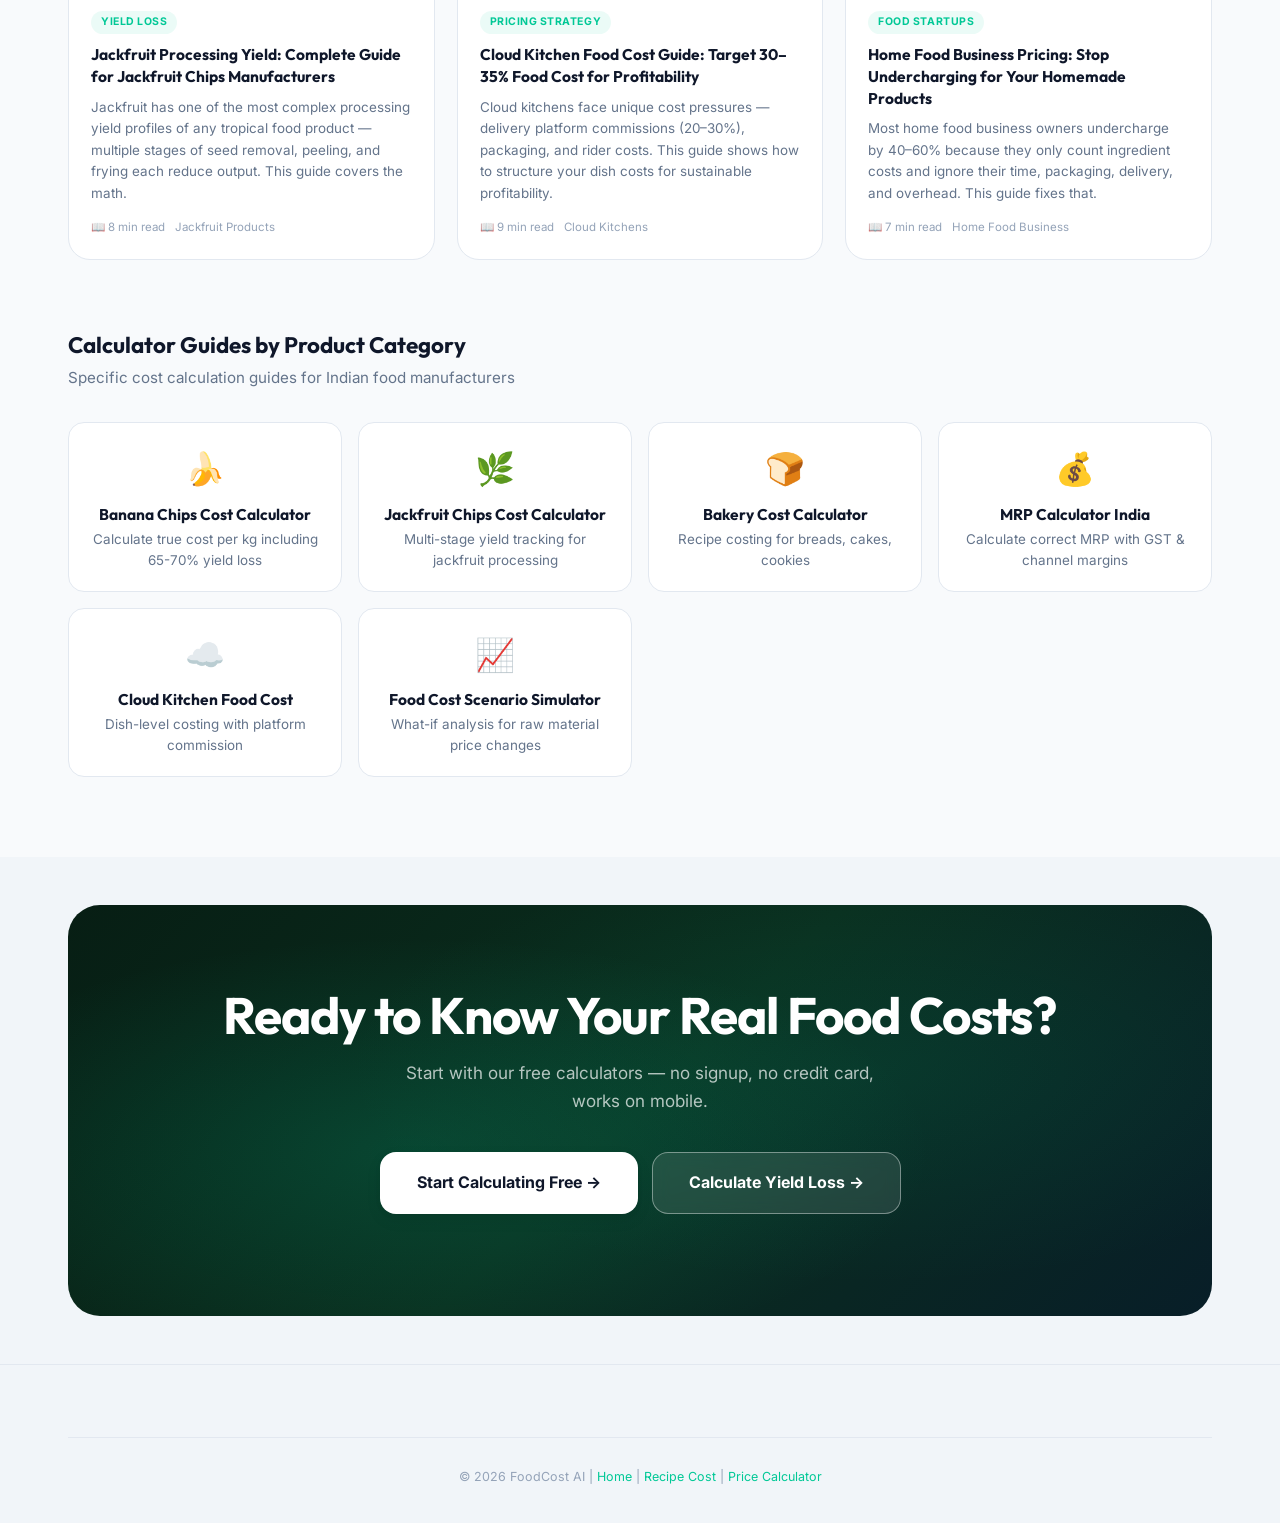
<file: blog.html>
<!DOCTYPE html>
<html lang="en">
<head>
<meta charset="UTF-8"/>
<meta name="viewport" content="width=device-width,initial-scale=1.0"/>
<title>Blog &amp; Resources – FoodCost AI | Food Manufacturing Cost Guides</title>
<meta name="description" content="Free guides, tutorials and resources for food manufacturers worldwide. Learn about yield loss, food costing, tax, distribution margins, and profitable food product pricing."/>
<meta name="keywords" content="food manufacturing blog, food cost guides, food business resources, yield loss tutorial, food pricing guide, food profitability tips, food costing articles"/>
<meta name="robots" content="index, follow"/>
<meta name="author" content="FoodCost AI"/>
<meta name="theme-color" content="#0d1117"/>
<!-- Canonical -->
<link rel="canonical" href="https://hafinparokkot.github.io/Food.cost.ai/blog.html"/>
<!-- Open Graph -->
<meta property="og:title" content="Blog &amp; Resources – Food Manufacturing Cost Guides | FoodCost AI"/>
<meta property="og:description" content="Free guides and tutorials on yield loss, food costing, pricing and profitability for food manufacturers worldwide."/>
<meta property="og:type" content="website"/>
<meta property="og:url" content="https://hafinparokkot.github.io/Food.cost.ai/blog.html"/>
<meta property="og:image" content="https://hafinparokkot.github.io/Food.cost.ai/favicon.png"/>
<meta property="og:site_name" content="FoodCost AI"/>
<meta property="og:locale" content="en_US"/>
<!-- Twitter Card -->
<meta name="twitter:card" content="summary_large_image"/>
<meta name="twitter:site" content="@FoodCostAI"/>
<meta name="twitter:title" content="Blog &amp; Resources – Food Manufacturing Cost Guides | FoodCost AI"/>
<meta name="twitter:description" content="Free guides on yield loss, food costing, pricing and profitability. Practical resources for food manufacturers and food entrepreneurs worldwide."/>
<meta name="twitter:image" content="https://hafinparokkot.github.io/Food.cost.ai/favicon.png"/>
<!-- Fonts -->
<link rel="preconnect" href="https://fonts.googleapis.com"/>
<link rel="preconnect" href="https://fonts.gstatic.com" crossorigin/>
<link href="https://fonts.googleapis.com/css2?family=Inter:wght@300;400;500;600;700;800;900&family=Outfit:wght@400;600;700;800;900&display=swap" rel="stylesheet"/>
<!-- Favicon -->
<link rel="icon" type="image/png" href="favicon.png"/>
<link rel="apple-touch-icon" href="favicon.png"/>
<!-- Styles -->
<link rel="preload" href="css/style.css" as="style"/>
<link rel="stylesheet" href="css/style.css"/>
<!-- JSON-LD: Blog + BreadcrumbList -->
<script type="application/ld+json">
{
  "@context": "https://schema.org",
  "@graph": [
    {
      "@type": "Blog",
      "name": "FoodCost AI – Resources &amp; Guides",
      "url": "https://hafinparokkot.github.io/Food.cost.ai/blog.html",
      "description": "Free guides, tutorials and resources for food manufacturers worldwide.",
      "publisher": {
        "@type": "Organization",
        "name": "FoodCost AI",
        "url": "https://hafinparokkot.github.io/Food.cost.ai/"
      }
    },
    {
      "@type": "BreadcrumbList",
      "itemListElement": [
        {"@type": "ListItem", "position": 1, "name": "Home", "item": "https://hafinparokkot.github.io/Food.cost.ai/"},
        {"@type": "ListItem", "position": 2, "name": "Blog &amp; Resources", "item": "https://hafinparokkot.github.io/Food.cost.ai/blog.html"}
      ]
    }
  ]
}
</script>
</head>
<body>
<nav class="nav" id="mainNav">
  <div class="nav__inner">
    <a href="index.html" class="nav__logo"><div class="nav__logo-mark">🍃</div><span class="nav__logo-text">FoodCost <em>AI</em></span></a>
    <div class="nav__links" id="navLinks">
      <a href="recipe-calculator.html" class="nav__link">Recipe Cost</a>
      <a href="yield-calculator.html" class="nav__link">Yield Loss</a>
      <a href="price-calculator.html" class="nav__link">Selling Price</a>
      <a href="simulator.html" class="nav__link">What-If Simulator</a>
      <a href="blog.html" class="nav__link">Resources</a>
    </div>
    <div class="nav__actions">
      <button class="nav__settings" id="localeSettingsBtn" aria-label="Currency & Tax Settings" title="Currency & Tax Settings" onclick="fcOpenModal()">⚙️<span class="nav__settings-badge"></span></button>
      <button class="nav__theme" id="themeBtn" aria-label="Toggle dark mode"><span id="themeIcon">🌙</span></button>
      <button class="nav__burger" id="navBurger" aria-label="Menu"><span></span><span></span><span></span></button>
    </div>
  </div>
</nav>

<div style="padding-top:calc(var(--nav-h) + 36px)">
  <div style="background:linear-gradient(135deg,var(--surface-2) 0%,var(--surface) 100%);padding:56px 0 36px;border-bottom:1px solid var(--border)">
    <div class="wrap">
      <div class="s-tag" style="margin-bottom:14px">📚 Resources & Blog</div>
      <h1 style="font-size:clamp(1.8rem,4vw,3rem);letter-spacing:-.8px;margin-bottom:10px">Food Costing Guides &amp; Resources</h1>
      <p style="font-size:1.05rem;color:var(--tx-3);max-width:580px;line-height:1.7">Free guides for food manufacturers worldwide on yield loss, recipe costing, pricing strategy, tax, and profitable product development.</p>
    </div>
  </div>

  <div style="padding:48px 0 80px">
    <div class="wrap">

      <!-- Category filters -->
      <div style="display:flex;gap:9px;flex-wrap:wrap;margin-bottom:36px">
        <button class="btn btn-primary btn-sm" id="catAll">All</button>
        <button class="btn btn-ghost btn-sm" data-cat="yield">Yield Loss</button>
        <button class="btn btn-ghost btn-sm" data-cat="costing">Food Costing</button>
        <button class="btn btn-ghost btn-sm" data-cat="pricing">Pricing Strategy</button>
        <button class="btn btn-ghost btn-sm" data-cat="gst">GST &amp; Tax</button>
        <button class="btn btn-ghost btn-sm" data-cat="startups">Food Startups</button>
      </div>

      <div class="blog-grid">

        <a href="#" class="blog-card" data-reveal>
          <div class="blog-card__img" style="background:linear-gradient(135deg,#064e2c,#0a7c46)">🍌</div>
          <div class="blog-card__body">
            <span class="blog-tag">Yield Loss</span>
            <h3>Why Banana Chips Manufacturers Lose 68% of Their Input — And How to Price for It</h3>
            <p>A 100 kg batch of raw banana produces only 30–35 kg of chips. This guide explains how to calculate your true cost per kg and why ignoring yield loss is the #1 pricing mistake in the chips industry.</p>
            <div class="blog-card__meta"><span>📖 8 min read</span><span>Food Manufacturing</span></div>
          </div>
        </a>

        <a href="#" class="blog-card" data-reveal>
          <div class="blog-card__img" style="background:linear-gradient(135deg,#1e1b4b,#3730a3)">📊</div>
          <div class="blog-card__body">
            <span class="blog-tag">Food Costing</span>
            <h3>The Complete Food Cost Formula: From Raw Material to MRP (India Edition)</h3>
            <p>Most food businesses calculate only ingredient costs. This guide shows you how to build a complete cost model — yield, packaging, labor, utilities, margins, and GST — to arrive at a profitable MRP.</p>
            <div class="blog-card__meta"><span>📖 12 min read</span><span>All Food Businesses</span></div>
          </div>
        </a>

        <a href="#" class="blog-card" data-reveal>
          <div class="blog-card__img" style="background:linear-gradient(135deg,#431407,#9a3412)">🎯</div>
          <div class="blog-card__body">
            <span class="blog-tag">Pricing Strategy</span>
            <h3>How to Calculate MRP for Your Food Product in India (Distributor + Retailer + GST)</h3>
            <p>Your factory selling price is just the beginning. This guide walks through the Indian distribution chain — C&amp;F agent, distributor, retailer, and GST — to help you set a market-competitive MRP.</p>
            <div class="blog-card__meta"><span>📖 10 min read</span><span>FMCG &amp; Manufacturing</span></div>
          </div>
        </a>

        <a href="#" class="blog-card" data-reveal>
          <div class="blog-card__img" style="background:linear-gradient(135deg,#064e3b,#065f46)">🍞</div>
          <div class="blog-card__body">
            <span class="blog-tag">Food Costing</span>
            <h3>Bakery Cost Calculator: How to Price Every Item — Bread, Cakes, Cookies</h3>
            <p>Bakery pricing is complex — ingredients fluctuate, yield varies, and overhead is heavy. This guide shows you how to calculate the exact cost of every bakery item and set profitable prices.</p>
            <div class="blog-card__meta"><span>📖 9 min read</span><span>Bakeries</span></div>
          </div>
        </a>

        <a href="#" class="blog-card" data-reveal>
          <div class="blog-card__img" style="background:linear-gradient(135deg,#312e81,#4338ca)">💰</div>
          <div class="blog-card__body">
            <span class="blog-tag">GST &amp; Tax</span>
            <h3>GST on Food Products in India 2026: Which Rate Applies to Your Product?</h3>
            <p>GST rates on food products in India range from 0% to 28% depending on whether the product is branded, unbranded, processed, or fresh. This guide breaks down the exact rates for common food categories.</p>
            <div class="blog-card__meta"><span>📖 7 min read</span><span>Tax &amp; Compliance</span></div>
          </div>
        </a>

        <a href="#" class="blog-card" data-reveal>
          <div class="blog-card__img" style="background:linear-gradient(135deg,#7c2d12,#c2410c)">🚀</div>
          <div class="blog-card__body">
            <span class="blog-tag">Food Startups</span>
            <h3>Starting a Food Business in India: How to Validate Your Product Cost Before Launch</h3>
            <p>Before you invest in manufacturing equipment and packaging, you need to know if your product's unit economics work. This guide walks through a pre-launch cost validation framework for food startups.</p>
            <div class="blog-card__meta"><span>📖 11 min read</span><span>Food Startups</span></div>
          </div>
        </a>

        <a href="#" class="blog-card" data-reveal>
          <div class="blog-card__img" style="background:linear-gradient(135deg,#0c4a6e,#0369a1)">🌿</div>
          <div class="blog-card__body">
            <span class="blog-tag">Yield Loss</span>
            <h3>Jackfruit Processing Yield: Complete Guide for Jackfruit Chips Manufacturers</h3>
            <p>Jackfruit has one of the most complex processing yield profiles of any tropical food product — multiple stages of seed removal, peeling, and frying each reduce output. This guide covers the math.</p>
            <div class="blog-card__meta"><span>📖 8 min read</span><span>Jackfruit Products</span></div>
          </div>
        </a>

        <a href="#" class="blog-card" data-reveal>
          <div class="blog-card__img" style="background:linear-gradient(135deg,#1a1a2e,#16213e)">☁️</div>
          <div class="blog-card__body">
            <span class="blog-tag">Pricing Strategy</span>
            <h3>Cloud Kitchen Food Cost Guide: Target 30–35% Food Cost for Profitability</h3>
            <p>Cloud kitchens face unique cost pressures — delivery platform commissions (20–30%), packaging, and rider costs. This guide shows how to structure your dish costs for sustainable profitability.</p>
            <div class="blog-card__meta"><span>📖 9 min read</span><span>Cloud Kitchens</span></div>
          </div>
        </a>

        <a href="#" class="blog-card" data-reveal>
          <div class="blog-card__img" style="background:linear-gradient(135deg,#14532d,#166534)">🏠</div>
          <div class="blog-card__body">
            <span class="blog-tag">Food Startups</span>
            <h3>Home Food Business Pricing: Stop Undercharging for Your Homemade Products</h3>
            <p>Most home food business owners undercharge by 40–60% because they only count ingredient costs and ignore their time, packaging, delivery, and overhead. This guide fixes that.</p>
            <div class="blog-card__meta"><span>📖 7 min read</span><span>Home Food Business</span></div>
          </div>
        </a>

      </div>

      <!-- SEO Landing Pages Section -->
      <div style="margin-top:72px">
        <h2 style="font-size:1.4rem;margin-bottom:8px">Calculator Guides by Product Category</h2>
        <p style="color:var(--tx-3);margin-bottom:32px;font-size:.95rem">Specific cost calculation guides for Indian food manufacturers</p>
        <div style="display:grid;grid-template-columns:repeat(auto-fit,minmax(240px,1fr));gap:16px">
          <a href="yield-calculator.html" style="display:block;padding:20px;background:var(--surface);border:1px solid var(--border);border-radius:var(--r-lg);transition:all .22s;text-decoration:none" class="uc-card">
            <div style="font-size:2rem;margin-bottom:10px">🍌</div>
            <h3 style="font-size:.97rem;margin-bottom:6px">Banana Chips Cost Calculator</h3>
            <p style="font-size:.84rem;color:var(--tx-3)">Calculate true cost per kg including 65-70% yield loss</p>
          </a>
          <a href="yield-calculator.html" style="display:block;padding:20px;background:var(--surface);border:1px solid var(--border);border-radius:var(--r-lg);transition:all .22s;text-decoration:none" class="uc-card">
            <div style="font-size:2rem;margin-bottom:10px">🌿</div>
            <h3 style="font-size:.97rem;margin-bottom:6px">Jackfruit Chips Cost Calculator</h3>
            <p style="font-size:.84rem;color:var(--tx-3)">Multi-stage yield tracking for jackfruit processing</p>
          </a>
          <a href="recipe-calculator.html" style="display:block;padding:20px;background:var(--surface);border:1px solid var(--border);border-radius:var(--r-lg);transition:all .22s;text-decoration:none" class="uc-card">
            <div style="font-size:2rem;margin-bottom:10px">🍞</div>
            <h3 style="font-size:.97rem;margin-bottom:6px">Bakery Cost Calculator</h3>
            <p style="font-size:.84rem;color:var(--tx-3)">Recipe costing for breads, cakes, cookies</p>
          </a>
          <a href="price-calculator.html" style="display:block;padding:20px;background:var(--surface);border:1px solid var(--border);border-radius:var(--r-lg);transition:all .22s;text-decoration:none" class="uc-card">
            <div style="font-size:2rem;margin-bottom:10px">💰</div>
            <h3 style="font-size:.97rem;margin-bottom:6px">MRP Calculator India</h3>
            <p style="font-size:.84rem;color:var(--tx-3)">Calculate correct MRP with GST &amp; channel margins</p>
          </a>
          <a href="recipe-calculator.html" style="display:block;padding:20px;background:var(--surface);border:1px solid var(--border);border-radius:var(--r-lg);transition:all .22s;text-decoration:none" class="uc-card">
            <div style="font-size:2rem;margin-bottom:10px">☁️</div>
            <h3 style="font-size:.97rem;margin-bottom:6px">Cloud Kitchen Food Cost</h3>
            <p style="font-size:.84rem;color:var(--tx-3)">Dish-level costing with platform commission</p>
          </a>
          <a href="simulator.html" style="display:block;padding:20px;background:var(--surface);border:1px solid var(--border);border-radius:var(--r-lg);transition:all .22s;text-decoration:none" class="uc-card">
            <div style="font-size:2rem;margin-bottom:10px">📈</div>
            <h3 style="font-size:.97rem;margin-bottom:6px">Food Cost Scenario Simulator</h3>
            <p style="font-size:.84rem;color:var(--tx-3)">What-if analysis for raw material price changes</p>
          </a>
        </div>
      </div>

    </div>
  </div>
</div>

<section style="background:var(--surface-2);padding:48px 0">
  <div class="wrap">
    <div class="cta-band">
      <div class="cta-band__inner">
        <h2>Ready to Know Your Real Food Costs?</h2>
        <p>Start with our free calculators — no signup, no credit card, works on mobile.</p>
        <div class="cta-band__btns">
          <a href="recipe-calculator.html" class="btn btn-white btn-xl">Start Calculating Free →</a>
          <a href="yield-calculator.html" class="btn btn-outline-white btn-xl">Calculate Yield Loss →</a>
        </div>
      </div>
    </div>
  </div>
</section>

<footer class="footer"><div class="wrap"><div class="footer__bottom">
  <p>© 2026 FoodCost AI | <a href="index.html" style="color:var(--green)">Home</a> | <a href="recipe-calculator.html" style="color:var(--green)">Recipe Cost</a> | <a href="price-calculator.html" style="color:var(--green)">Price Calculator</a></p>
</div></div></footer>

<script src="js/core.js"></script>
<script src="js/currency.js"></script>
</body>
</html>
</file>
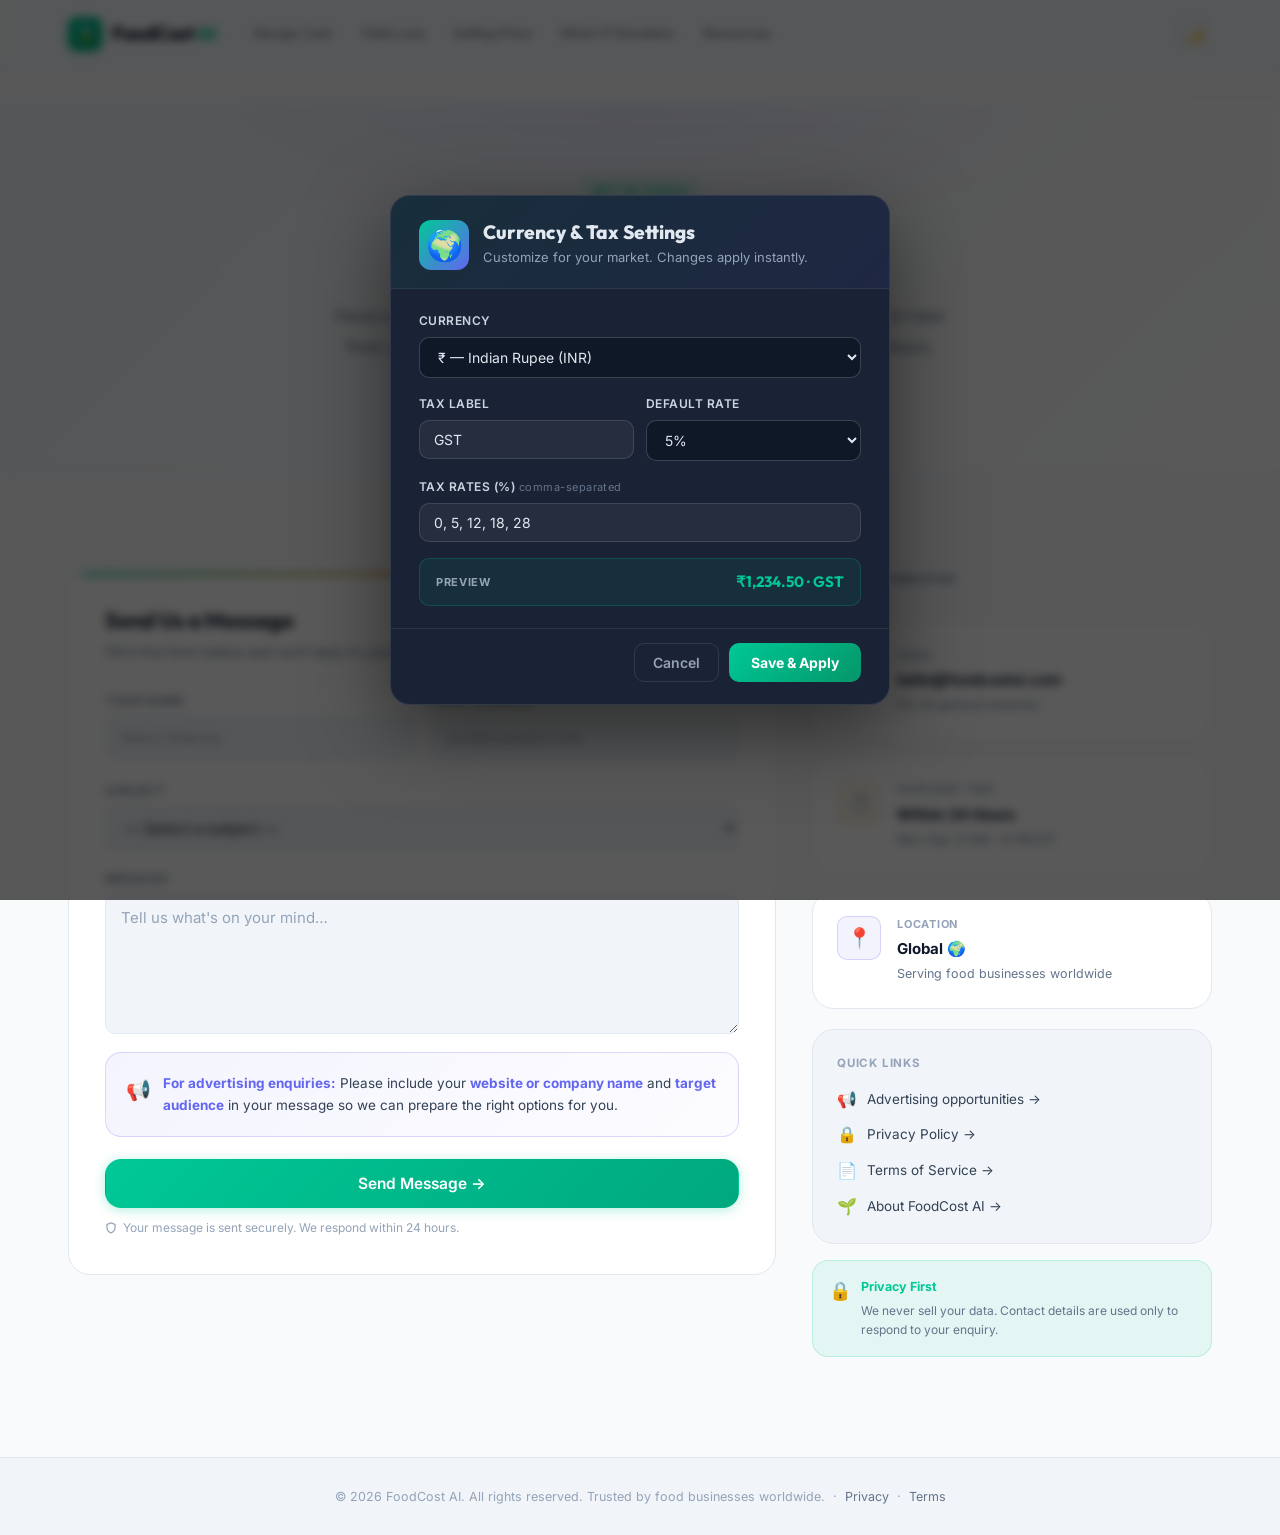
<file: contact.html>
<!DOCTYPE html>
<html lang="en">
<head>
<meta charset="UTF-8"/>
<meta name="viewport" content="width=device-width,initial-scale=1.0"/>
<title>Contact FoodCost AI – Get in Touch</title>
<meta name="description" content="Contact the FoodCost AI team for general enquiries, advertising partnerships, bug reports, or feature requests. We respond within 24 hours."/>
<meta name="keywords" content="contact FoodCost AI, food cost calculator support, food business tool help, FoodCost AI enquiry"/>
<meta name="robots" content="index, follow"/>
<meta name="author" content="FoodCost AI"/>
<meta name="theme-color" content="#0d1117"/>
<!-- Canonical -->
<link rel="canonical" href="https://hafinparokkot.github.io/Food.cost.ai/contact.html"/>
<!-- Open Graph -->
<meta property="og:title" content="Contact FoodCost AI – Get in Touch"/>
<meta property="og:description" content="Reach the FoodCost AI team for enquiries, partnerships, bug reports or feature requests. We respond within 24 hours."/>
<meta property="og:type" content="website"/>
<meta property="og:url" content="https://hafinparokkot.github.io/Food.cost.ai/contact.html"/>
<meta property="og:image" content="https://hafinparokkot.github.io/Food.cost.ai/favicon.png"/>
<meta property="og:site_name" content="FoodCost AI"/>
<meta property="og:locale" content="en_US"/>
<!-- Twitter Card -->
<meta name="twitter:card" content="summary_large_image"/>
<meta name="twitter:site" content="@FoodCostAI"/>
<meta name="twitter:title" content="Contact FoodCost AI – Get in Touch"/>
<meta name="twitter:description" content="Reach the FoodCost AI team for enquiries, bug reports or partnerships. We respond within 24 hours."/>
<meta name="twitter:image" content="https://hafinparokkot.github.io/Food.cost.ai/favicon.png"/>
<!-- Fonts -->
<link rel="preconnect" href="https://fonts.googleapis.com"/>
<link rel="preconnect" href="https://fonts.gstatic.com" crossorigin/>
<link href="https://fonts.googleapis.com/css2?family=Inter:wght@300;400;500;600;700;800;900&family=Outfit:wght@400;600;700;800;900&display=swap" rel="stylesheet"/>
<!-- Favicon -->
<link rel="icon" type="image/png" href="favicon.png"/>
<link rel="apple-touch-icon" href="favicon.png"/>
<!-- Styles -->
<link rel="preload" href="css/style.css" as="style"/>
<link rel="stylesheet" href="css/style.css"/>
<!-- JSON-LD: ContactPage + BreadcrumbList -->
<script type="application/ld+json">
{
  "@context": "https://schema.org",
  "@graph": [
    {
      "@type": "ContactPage",
      "name": "Contact FoodCost AI",
      "url": "https://hafinparokkot.github.io/Food.cost.ai/contact.html",
      "description": "Contact the FoodCost AI team for general enquiries, advertising partnerships, bug reports, or feature requests.",
      "publisher": {
        "@type": "Organization",
        "name": "FoodCost AI",
        "url": "https://hafinparokkot.github.io/Food.cost.ai/"
      }
    },
    {
      "@type": "BreadcrumbList",
      "itemListElement": [
        {"@type": "ListItem", "position": 1, "name": "Home", "item": "https://hafinparokkot.github.io/Food.cost.ai/"},
        {"@type": "ListItem", "position": 2, "name": "Contact", "item": "https://hafinparokkot.github.io/Food.cost.ai/contact.html"}
      ]
    }
  ]
}
</script>
<style>
/* ── CONTACT PAGE EXTRAS ── */
.contact-layout{display:grid;grid-template-columns:1fr 400px;gap:36px;align-items:start}
.contact-form-card{
  background:var(--surface);border:1px solid var(--border);
  border-radius:var(--r-xl);padding:36px;
  position:relative;overflow:hidden;
}
.contact-form-card::before{
  content:'';display:block;height:3px;
  background:linear-gradient(90deg,var(--green),var(--amber),var(--indigo));
  margin:-36px -36px 32px;
}
.contact-info-stack{display:flex;flex-direction:column;gap:16px}
.info-card{
  background:var(--surface);border:1px solid var(--border);
  border-radius:var(--r-xl);padding:24px;
  display:flex;align-items:flex-start;gap:16px;
  transition:all var(--base);
}
.info-card:hover{transform:translateY(-3px);box-shadow:var(--sh-md);border-color:rgba(0,200,150,.3)}
.info-card__icon{
  width:44px;height:44px;border-radius:var(--r-md);
  display:flex;align-items:center;justify-content:center;
  font-size:20px;flex-shrink:0;
}
.info-card__icon--green{background:var(--green-pale);border:1px solid rgba(0,200,150,.22)}
.info-card__icon--amber{background:rgba(245,158,11,.08);border:1px solid rgba(245,158,11,.22)}
.info-card__icon--indigo{background:rgba(99,102,241,.08);border:1px solid rgba(99,102,241,.22)}
.info-card__label{font-size:11px;font-weight:700;text-transform:uppercase;letter-spacing:.07em;color:var(--tx-4);margin-bottom:4px}
.info-card__val{font-size:15px;font-weight:700;color:var(--tx-1);margin-bottom:3px}
.info-card__sub{font-size:12.5px;color:var(--tx-3)}
.contact-callout{
  background:linear-gradient(135deg,rgba(99,102,241,.07),rgba(99,102,241,.02));
  border:1px solid rgba(99,102,241,.22);
  border-radius:var(--r-lg);padding:20px;
  display:flex;gap:12px;align-items:flex-start;
}
.contact-callout__icon{font-size:20px;flex-shrink:0;margin-top:1px}
.contact-callout__text{font-size:13.5px;color:var(--tx-2);line-height:1.6}
.contact-callout__text strong{color:var(--indigo)}
.form-row{display:grid;grid-template-columns:1fr 1fr;gap:16px}
.fg textarea{
  padding:11px 15px;border-radius:var(--r-md);
  border:1.5px solid var(--border);background:var(--surface-2);
  color:var(--tx-1);font-size:15px;font-family:var(--font);
  transition:border-color var(--fast),box-shadow var(--fast),background var(--fast);
  width:100%;resize:vertical;min-height:140px;line-height:1.6;
}
.fg textarea:focus{
  outline:none;border-color:var(--green);
  box-shadow:var(--sh-green);background:var(--surface);
}
.fg textarea::placeholder{color:var(--tx-4)}
.submit-note{font-size:12px;color:var(--tx-4);margin-top:10px;display:flex;align-items:center;gap:6px}
.status-badge{
  display:inline-flex;align-items:center;gap:6px;
  padding:4px 12px;border-radius:var(--r-full);
  background:var(--green-pale);border:1px solid rgba(0,200,150,.22);
  font-size:11.5px;font-weight:700;color:var(--green);
}
.status-badge__dot{width:7px;height:7px;border-radius:50%;background:var(--green);animation:pulse-dot 2.2s ease infinite}
@keyframes pulse-dot{0%,100%{opacity:1;transform:scale(1)}50%{opacity:.5;transform:scale(.75)}}
@media(max-width:960px){.contact-layout{grid-template-columns:1fr}}
@media(max-width:600px){.form-row{grid-template-columns:1fr}}
</style>
</head>
<body>
<nav class='nav' id='mainNav'><div class='nav__inner'><a href='index.html' class='nav__logo'><div class='nav__logo-mark'>🍃</div><span class='nav__logo-text'>FoodCost <em>AI</em></span></a><div class='nav__links' id='navLinks'><a href='recipe-calculator.html' class='nav__link'>Recipe Cost</a><a href='yield-calculator.html' class='nav__link'>Yield Loss</a><a href='price-calculator.html' class='nav__link'>Selling Price</a><a href='simulator.html' class='nav__link'>What-If Simulator</a><a href='blog.html' class='nav__link'>Resources</a></div><div class='nav__actions'><button class='nav__theme' id='themeBtn' aria-label='Toggle dark mode'><span id='themeIcon'>🌙</span></button><button class='nav__burger' id='navBurger' aria-label='Menu'><span></span><span></span><span></span></button></div></div></nav>

<div style="padding-top:calc(var(--nav-h) + 36px)">

  <!-- Hero -->
  <div style="background:linear-gradient(135deg,var(--surface-2) 0%,var(--surface) 100%);padding:72px 0 56px;border-bottom:1px solid var(--border);position:relative;overflow:hidden">
    <div style="position:absolute;inset:0;background:radial-gradient(ellipse 60% 60% at 50% 0%,rgba(99,102,241,.1) 0%,transparent 60%)"></div>
    <div class="wrap" style="position:relative;z-index:1;text-align:center;max-width:680px;margin:0 auto">
      <div class="s-tag" style="margin-bottom:18px">Get In Touch</div>
      <h1 style="font-size:clamp(2rem,5vw,3.2rem);letter-spacing:-1.5px;margin-bottom:16px">Contact FoodCost AI</h1>
      <p style="font-size:1.1rem;color:var(--tx-3);line-height:1.75;margin-bottom:24px">Have a question, partnership idea, or just want to say hi? We'd love to hear from you. Send us a message and we'll get back to you within 24 hours.</p>
      <div class="status-badge"><div class="status-badge__dot"></div> Currently accepting enquiries</div>
    </div>
  </div>

  <!-- Contact Body -->
  <section class="section">
    <div class="wrap">
      <div class="contact-layout">

        <!-- Form -->
        <div class="contact-form-card" data-reveal>
          <h2 style="font-size:1.35rem;margin-bottom:6px">Send Us a Message</h2>
          <p style="font-size:.9rem;color:var(--tx-3);margin-bottom:28px">Fill in the form below and we'll reply to your email directly.</p>

          <form id="contactForm" novalidate>
            <div class="form-row">
              <div class="fg">
                <label for="cName">Your Name</label>
                <input class="inp" type="text" id="cName" name="name" placeholder="Rahul Sharma" required/>
              </div>
              <div class="fg">
                <label for="cEmail">Email Address</label>
                <input class="inp" type="email" id="cEmail" name="email" placeholder="you@example.com" required/>
              </div>
            </div>

            <div class="fg" style="margin-top:4px">
              <label for="cSubject">Subject</label>
              <select class="sel" id="cSubject" name="subject" required>
                <option value="">— Select a subject —</option>
                <option value="General">General Enquiry</option>
                <option value="Advertising">Advertising &amp; Sponsorship</option>
                <option value="Bug Report">Bug Report</option>
                <option value="Feature Request">Feature Request</option>
                <option value="Partnership">Partnership</option>
              </select>
            </div>

            <div class="fg" style="margin-top:4px">
              <label for="cMessage">Message</label>
              <textarea id="cMessage" name="message" placeholder="Tell us what's on your mind…" required></textarea>
            </div>

            <!-- Advertising callout -->
            <div class="contact-callout" style="margin-bottom:22px">
              <span class="contact-callout__icon">📢</span>
              <div class="contact-callout__text">
                <strong>For advertising enquiries:</strong> Please include your <strong style="color:var(--indigo)">website or company name</strong> and <strong style="color:var(--indigo)">target audience</strong> in your message so we can prepare the right options for you.
              </div>
            </div>

            <button type="submit" class="btn btn-primary btn-lg" style="width:100%;justify-content:center" id="submitBtn">
              <span id="submitBtnText">Send Message →</span>
            </button>
            <div class="submit-note">
              <svg width="12" height="12" viewBox="0 0 24 24" fill="none" stroke="currentColor" stroke-width="2.5"><path d="M12 22s8-4 8-10V5l-8-3-8 3v7c0 6 8 10 8 10z"/></svg>
              Your message is sent securely. We respond within 24 hours.
            </div>
          </form>

          <!-- Success state (hidden) -->
          <div id="formSuccess" style="display:none;text-align:center;padding:40px 0">
            <div style="font-size:3.5rem;margin-bottom:16px">✅</div>
            <h3 style="font-size:1.3rem;margin-bottom:10px">Message Sent!</h3>
            <p style="color:var(--tx-3);font-size:.95rem;line-height:1.7">Thanks for reaching out. We'll get back to you at your email address within 24 hours.</p>
            <button onclick="resetForm()" class="btn btn-ghost" style="margin-top:20px">Send Another Message</button>
          </div>
        </div>

        <!-- Info Sidebar -->
        <div>
          <div class="contact-info-stack">
            <div style="margin-bottom:4px">
              <h3 style="font-size:1rem;color:var(--tx-3);font-weight:600;margin-bottom:16px;text-transform:uppercase;letter-spacing:.05em;font-size:11.5px">Contact Information</h3>
            </div>

            <div class="info-card" data-reveal>
              <div class="info-card__icon info-card__icon--green">📧</div>
              <div>
                <div class="info-card__label">Email</div>
                <div class="info-card__val">hello@foodcostai.com</div>
                <div class="info-card__sub">For all general enquiries</div>
              </div>
            </div>

            <div class="info-card" data-reveal>
              <div class="info-card__icon info-card__icon--amber">⏱️</div>
              <div>
                <div class="info-card__label">Response Time</div>
                <div class="info-card__val">Within 24 Hours</div>
                <div class="info-card__sub">Mon–Sat, 9 AM – 6 PM IST</div>
              </div>
            </div>

            <div class="info-card" data-reveal>
              <div class="info-card__icon info-card__icon--indigo">📍</div>
              <div>
                <div class="info-card__label">Location</div>
                <div class="info-card__val">Global 🌍</div>
                <div class="info-card__sub">Serving food businesses worldwide</div>
              </div>
            </div>

            <!-- Quick links -->
            <div style="background:var(--surface-2);border:1px solid var(--border);border-radius:var(--r-xl);padding:24px;margin-top:4px" data-reveal>
              <div style="font-size:11.5px;font-weight:700;text-transform:uppercase;letter-spacing:.07em;color:var(--tx-4);margin-bottom:14px">Quick Links</div>
              <div style="display:flex;flex-direction:column;gap:10px">
                <a href="advertise.html" style="display:flex;align-items:center;gap:10px;font-size:13.5px;color:var(--tx-2);transition:color var(--fast)" onmouseover="this.style.color='var(--green)'" onmouseout="this.style.color='var(--tx-2)'">
                  <span style="font-size:16px">📢</span> Advertising opportunities →
                </a>
                <a href="privacy.html" style="display:flex;align-items:center;gap:10px;font-size:13.5px;color:var(--tx-2);transition:color var(--fast)" onmouseover="this.style.color='var(--green)'" onmouseout="this.style.color='var(--tx-2)'">
                  <span style="font-size:16px">🔒</span> Privacy Policy →
                </a>
                <a href="terms.html" style="display:flex;align-items:center;gap:10px;font-size:13.5px;color:var(--tx-2);transition:color var(--fast)" onmouseover="this.style.color='var(--green)'" onmouseout="this.style.color='var(--tx-2)'">
                  <span style="font-size:16px">📄</span> Terms of Service →
                </a>
                <a href="about.html" style="display:flex;align-items:center;gap:10px;font-size:13.5px;color:var(--tx-2);transition:color var(--fast)" onmouseover="this.style.color='var(--green)'" onmouseout="this.style.color='var(--tx-2)'">
                  <span style="font-size:16px">🌱</span> About FoodCost AI →
                </a>
              </div>
            </div>

            <!-- Privacy note -->
            <div style="background:var(--green-pale);border:1px solid rgba(0,200,150,.2);border-radius:var(--r-lg);padding:16px;display:flex;gap:10px;align-items:flex-start" data-reveal>
              <span style="font-size:18px;flex-shrink:0">🔒</span>
              <div>
                <div style="font-size:12.5px;font-weight:700;color:var(--green);margin-bottom:4px">Privacy First</div>
                <div style="font-size:12px;color:var(--tx-3);line-height:1.6">We never sell your data. Contact details are used only to respond to your enquiry.</div>
              </div>
            </div>
          </div>
        </div>
      </div>
    </div>
  </section>

</div>

<footer class="footer" style="border-top:1px solid var(--border);background:var(--surface-2);padding:28px 0">
  <div class="wrap">
    <div class="footer__bottom" style="border-top:none;padding-top:0">
      <p>© 2026 FoodCost AI. All rights reserved. Trusted by food businesses worldwide. &nbsp;·&nbsp; <a href="privacy.html" style="color:var(--tx-3);transition:color var(--fast)" onmouseover="this.style.color='var(--green)'" onmouseout="this.style.color='var(--tx-3)'">Privacy</a> &nbsp;·&nbsp; <a href="terms.html" style="color:var(--tx-3);transition:color var(--fast)" onmouseover="this.style.color='var(--green)'" onmouseout="this.style.color='var(--tx-3)'">Terms</a></p>
    </div>
  </div>
</footer>

<script>
// Contact form logic
const form = document.getElementById('contactForm');
const successDiv = document.getElementById('formSuccess');
const submitBtn = document.getElementById('submitBtn');
const submitBtnText = document.getElementById('submitBtnText');

form.addEventListener('submit', function(e) {
  e.preventDefault();
  // Validate
  const name = document.getElementById('cName').value.trim();
  const email = document.getElementById('cEmail').value.trim();
  const subject = document.getElementById('cSubject').value;
  const message = document.getElementById('cMessage').value.trim();

  if (!name || !email || !subject || !message) {
    // Shake invalid fields
    [document.getElementById('cName'), document.getElementById('cEmail'), document.getElementById('cSubject'), document.getElementById('cMessage')].forEach(el => {
      if (!el.value.trim()) {
        el.style.borderColor = 'var(--rose)';
        el.style.boxShadow = '0 0 0 3px rgba(244,63,94,.15)';
        setTimeout(() => { el.style.borderColor = ''; el.style.boxShadow = ''; }, 2000);
      }
    });
    return;
  }

  // Simulate submission
  submitBtn.disabled = true;
  submitBtnText.textContent = 'Sending…';
  submitBtn.style.opacity = '.7';

  setTimeout(() => {
    form.style.display = 'none';
    successDiv.style.display = 'block';
  }, 1200);
});

function resetForm() {
  form.reset();
  form.style.display = 'block';
  successDiv.style.display = 'none';
  submitBtn.disabled = false;
  submitBtnText.textContent = 'Send Message →';
  submitBtn.style.opacity = '1';
}
</script>
<script src="js/core.js"></script>
<script src="js/currency.js"></script>
</body>
</html>
</file>
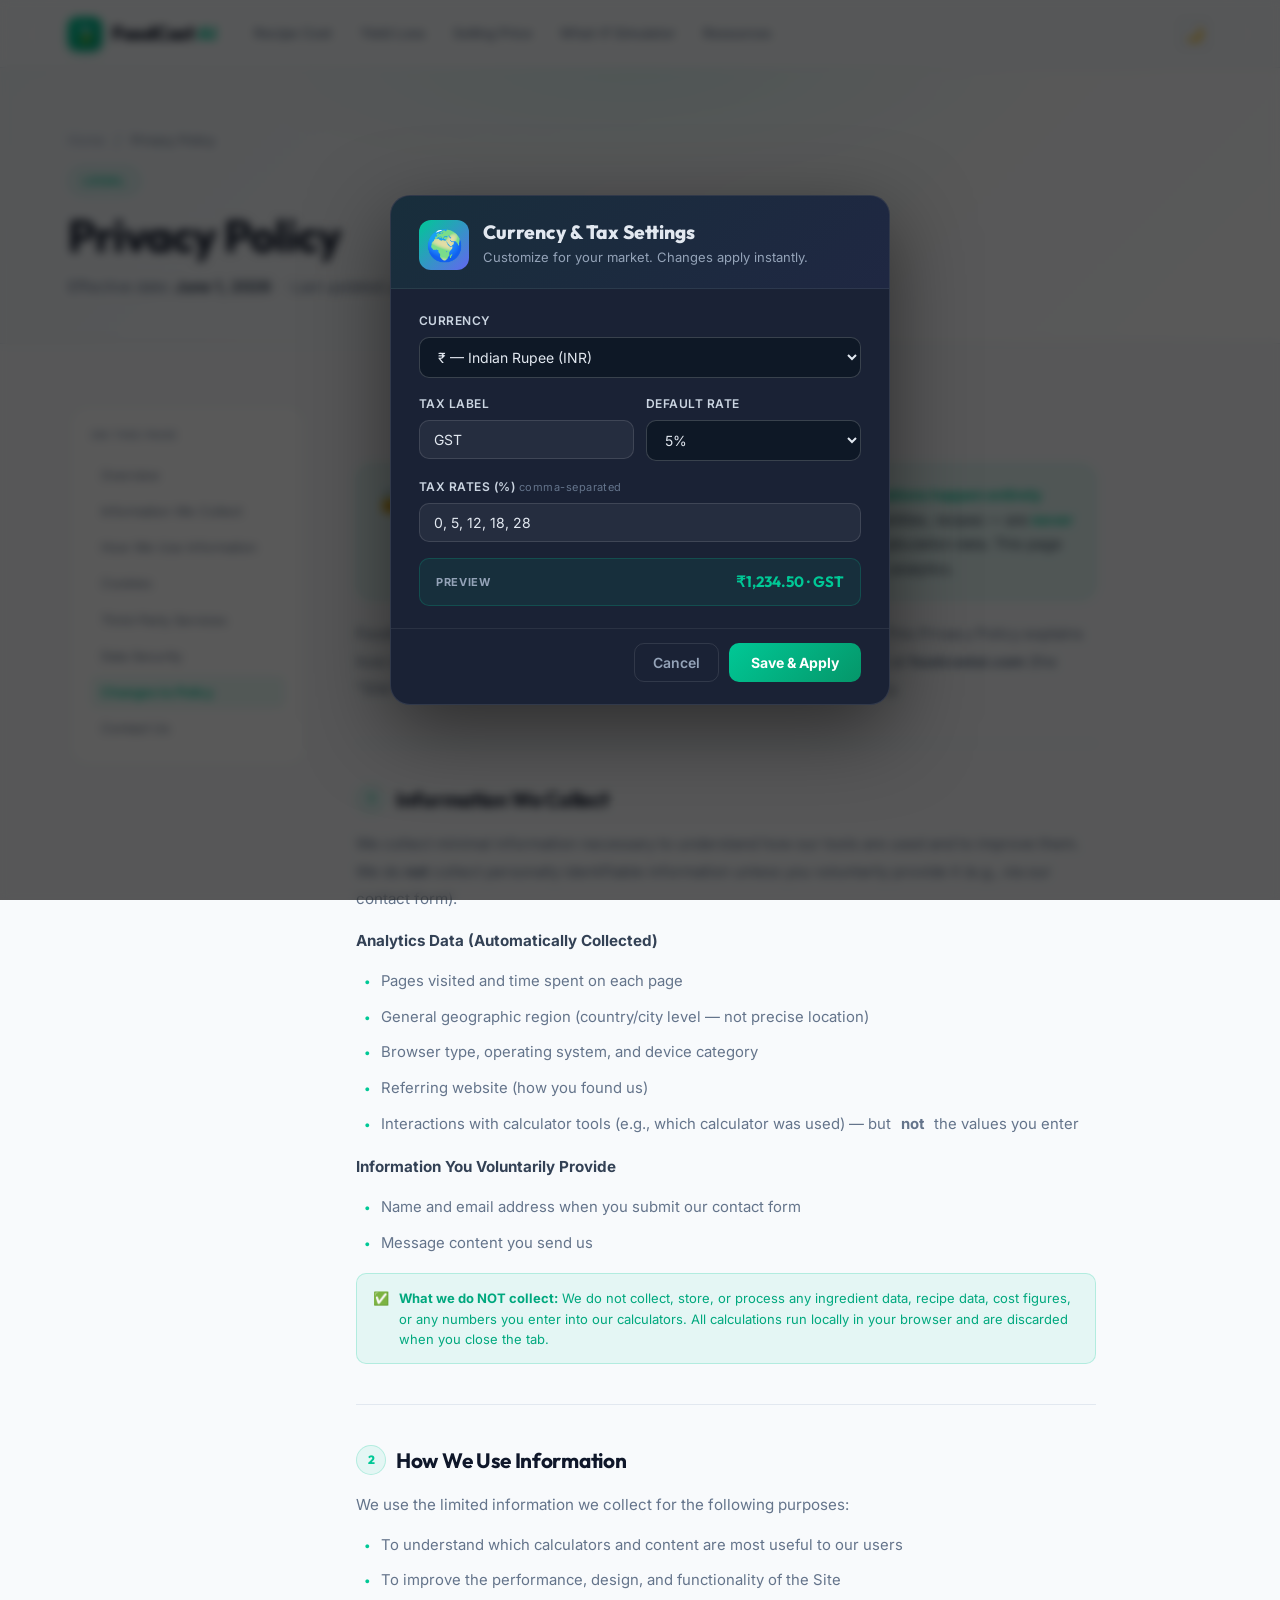
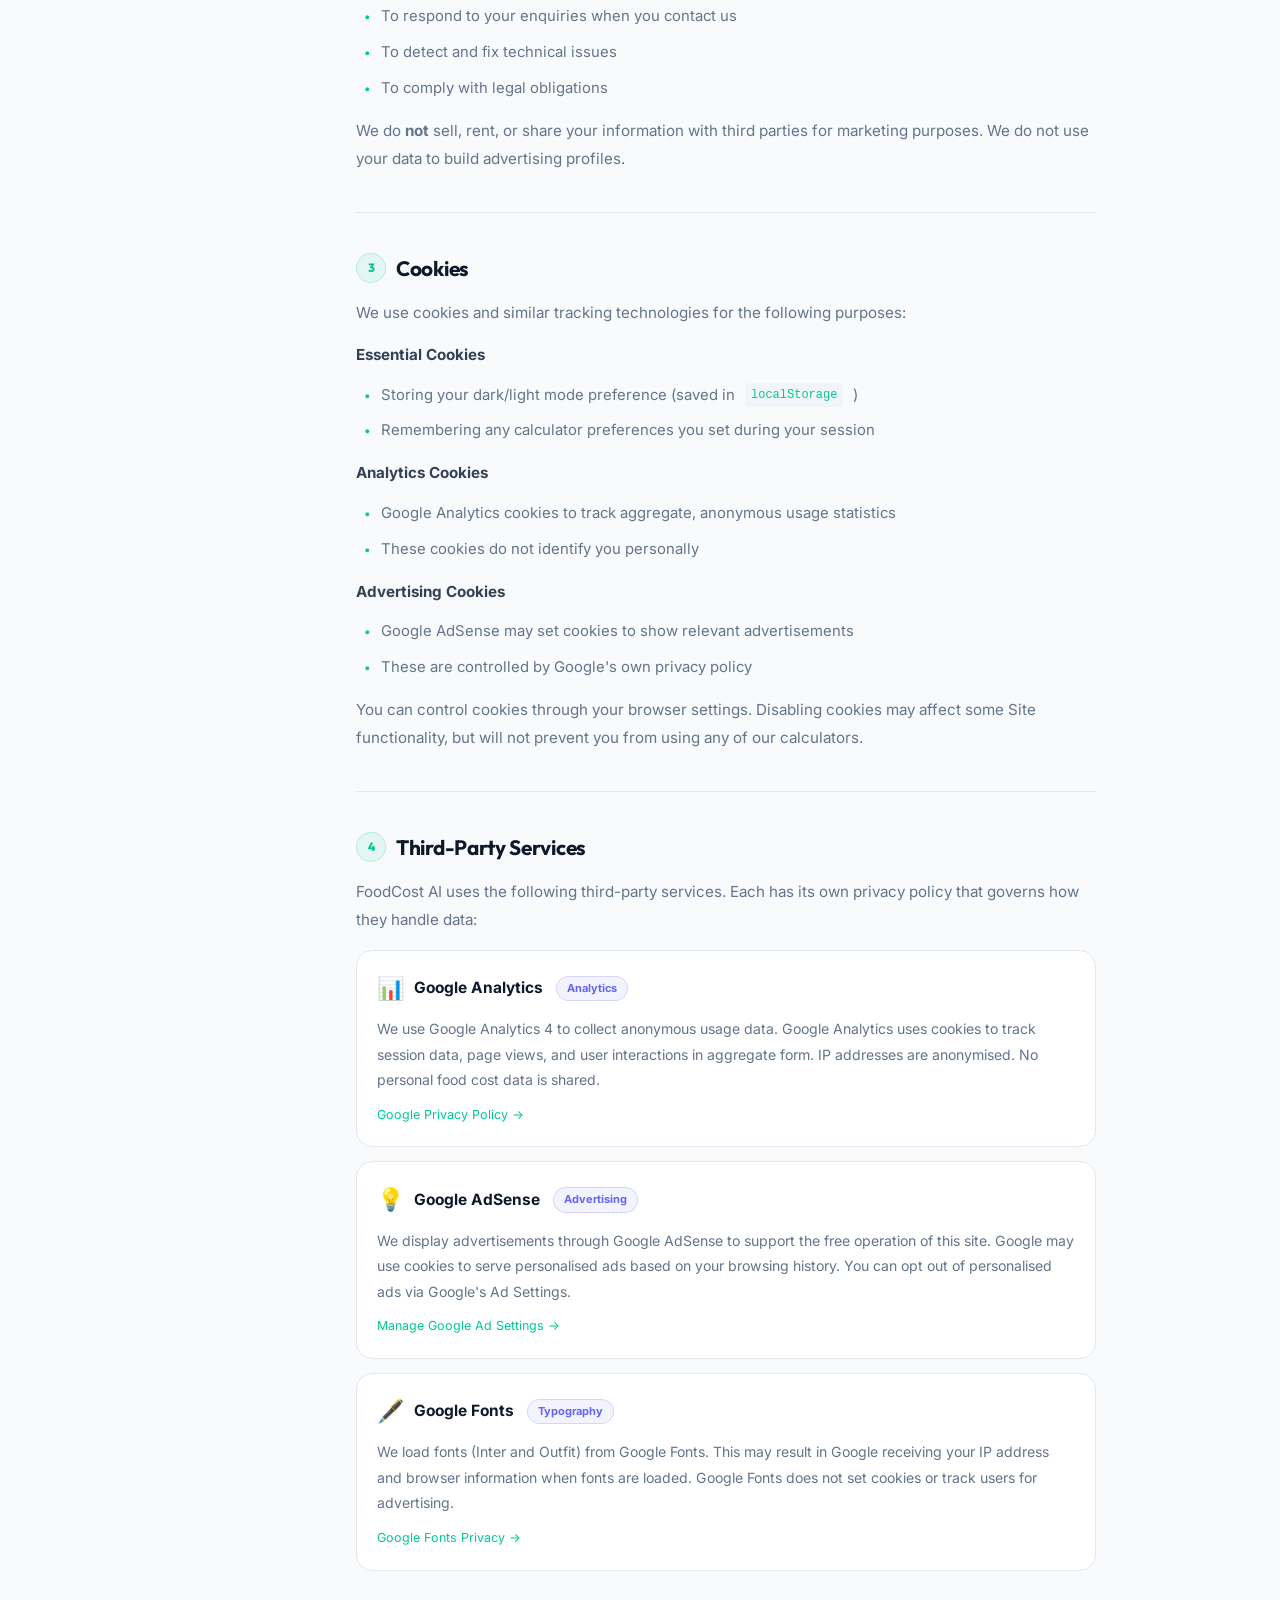
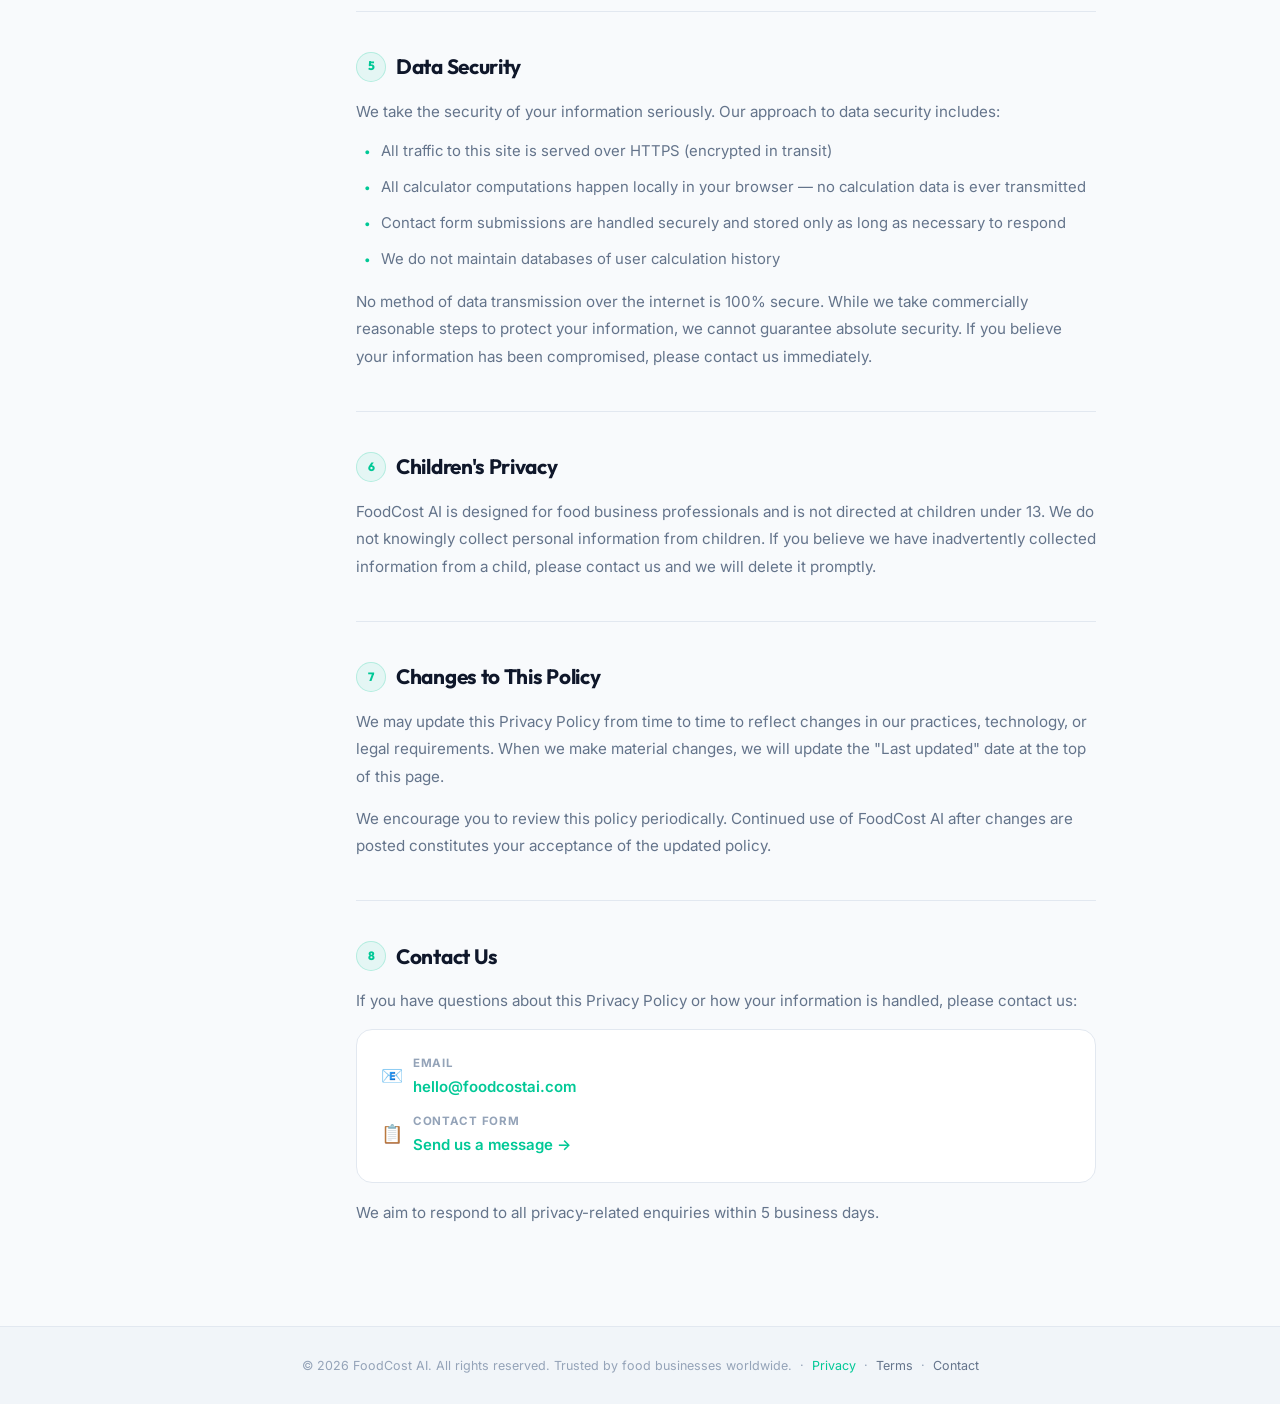
<file: privacy.html>
<!DOCTYPE html>
<html lang="en">
<head>
<meta charset="UTF-8"/>
<meta name="viewport" content="width=device-width,initial-scale=1.0"/>
<title>Privacy Policy – FoodCost AI</title>
<meta name="description" content="FoodCost AI Privacy Policy. We respect your privacy. All food cost calculations happen entirely in your browser — no data is sent to our servers."/>
<meta name="keywords" content="FoodCost AI privacy policy, food calculator privacy, no data collection, browser-based calculator"/>
<meta name="robots" content="index, follow"/>
<meta name="author" content="FoodCost AI"/>
<meta name="theme-color" content="#0d1117"/>
<!-- Canonical -->
<link rel="canonical" href="https://hafinparokkot.github.io/Food.cost.ai/privacy.html"/>
<!-- Open Graph -->
<meta property="og:title" content="Privacy Policy – FoodCost AI"/>
<meta property="og:description" content="All food cost calculations happen entirely in your browser. No data is sent to our servers. Read our full privacy policy."/>
<meta property="og:type" content="website"/>
<meta property="og:url" content="https://hafinparokkot.github.io/Food.cost.ai/privacy.html"/>
<meta property="og:image" content="https://hafinparokkot.github.io/Food.cost.ai/favicon.png"/>
<meta property="og:site_name" content="FoodCost AI"/>
<meta property="og:locale" content="en_US"/>
<!-- Twitter Card -->
<meta name="twitter:card" content="summary"/>
<meta name="twitter:site" content="@FoodCostAI"/>
<meta name="twitter:title" content="Privacy Policy – FoodCost AI"/>
<meta name="twitter:description" content="All food cost calculations happen entirely in your browser — no data sent to our servers."/>
<!-- Fonts -->
<link rel="preconnect" href="https://fonts.googleapis.com"/>
<link rel="preconnect" href="https://fonts.gstatic.com" crossorigin/>
<link href="https://fonts.googleapis.com/css2?family=Inter:wght@300;400;500;600;700;800;900&family=Outfit:wght@400;600;700;800;900&display=swap" rel="stylesheet"/>
<!-- Favicon -->
<link rel="icon" type="image/png" href="favicon.png"/>
<link rel="apple-touch-icon" href="favicon.png"/>
<!-- Styles -->
<link rel="preload" href="css/style.css" as="style"/>
<link rel="stylesheet" href="css/style.css"/>
<!-- JSON-LD: WebPage + BreadcrumbList -->
<script type="application/ld+json">
{
  "@context": "https://schema.org",
  "@graph": [
    {
      "@type": "WebPage",
      "name": "Privacy Policy – FoodCost AI",
      "url": "https://hafinparokkot.github.io/Food.cost.ai/privacy.html",
      "description": "FoodCost AI Privacy Policy. All food cost calculations happen entirely in your browser.",
      "publisher": {
        "@type": "Organization",
        "name": "FoodCost AI",
        "url": "https://hafinparokkot.github.io/Food.cost.ai/"
      }
    },
    {
      "@type": "BreadcrumbList",
      "itemListElement": [
        {"@type": "ListItem", "position": 1, "name": "Home", "item": "https://hafinparokkot.github.io/Food.cost.ai/"},
        {"@type": "ListItem", "position": 2, "name": "Privacy Policy", "item": "https://hafinparokkot.github.io/Food.cost.ai/privacy.html"}
      ]
    }
  ]
}
</script>
<style>
/* ── LEGAL PAGE LAYOUT ── */
.legal-layout{display:grid;grid-template-columns:240px 1fr;gap:48px;align-items:start;padding:60px 0 100px}
.legal-toc{
  position:sticky;top:calc(var(--nav-h) + 24px);
  background:var(--surface);border:1px solid var(--border);
  border-radius:var(--r-xl);padding:22px;
}
.legal-toc__title{
  font-size:11px;font-weight:700;text-transform:uppercase;
  letter-spacing:.08em;color:var(--tx-4);margin-bottom:14px;
}
.legal-toc__list{display:flex;flex-direction:column;gap:4px}
.legal-toc__link{
  display:block;padding:7px 10px;border-radius:var(--r-sm);
  font-size:13px;color:var(--tx-3);
  transition:color var(--fast),background var(--fast);
  line-height:1.4;
}
.legal-toc__link:hover{color:var(--green);background:var(--green-pale)}
.legal-toc__link.active{color:var(--green);background:var(--green-pale);font-weight:600}
.legal-content{max-width:740px}
.legal-section{
  padding:40px 0;border-bottom:1px solid var(--border);
}
.legal-section:last-child{border-bottom:none;padding-bottom:0}
.legal-section h2{
  font-size:1.3rem;letter-spacing:-.3px;margin-bottom:16px;
  display:flex;align-items:center;gap:10px;
}
.legal-section h2 .legal-num{
  width:30px;height:30px;border-radius:50%;flex-shrink:0;
  background:var(--green-pale);border:1px solid rgba(0,200,150,.22);
  color:var(--green);font-size:12px;font-weight:800;
  display:flex;align-items:center;justify-content:center;
}
.legal-section p{
  font-size:.95rem;color:var(--tx-3);line-height:1.82;margin-bottom:14px;
}
.legal-section p:last-child{margin-bottom:0}
.legal-section ul{
  display:flex;flex-direction:column;gap:9px;
  margin:14px 0;padding-left:4px;
}
.legal-section ul li{
  font-size:.93rem;color:var(--tx-3);line-height:1.7;
  display:flex;align-items:flex-start;gap:10px;padding-left:4px;
}
.legal-section ul li::before{
  content:'·';color:var(--green);font-weight:900;
  font-size:1.2rem;line-height:1.4;flex-shrink:0;
}
.legal-highlight{
  background:var(--green-pale);border:1px solid rgba(0,200,150,.2);
  border-radius:var(--r-lg);padding:18px 20px;
  display:flex;gap:12px;align-items:flex-start;
  margin:20px 0;
}
.legal-highlight__icon{font-size:22px;flex-shrink:0}
.legal-highlight p{font-size:.9rem;color:var(--tx-2);margin-bottom:0 !important;line-height:1.7}
.legal-highlight p strong{color:var(--green)}
.legal-chip{
  display:inline-flex;align-items:center;gap:6px;
  padding:3px 10px;border-radius:var(--r-full);
  font-size:11px;font-weight:700;
  background:rgba(99,102,241,.08);color:var(--indigo);
  border:1px solid rgba(99,102,241,.2);margin:2px 3px;
}
@media(max-width:900px){.legal-layout{grid-template-columns:1fr}.legal-toc{display:none}}
</style>
</head>
<body>
<nav class='nav' id='mainNav'><div class='nav__inner'><a href='index.html' class='nav__logo'><div class='nav__logo-mark'>🍃</div><span class='nav__logo-text'>FoodCost <em>AI</em></span></a><div class='nav__links' id='navLinks'><a href='recipe-calculator.html' class='nav__link'>Recipe Cost</a><a href='yield-calculator.html' class='nav__link'>Yield Loss</a><a href='price-calculator.html' class='nav__link'>Selling Price</a><a href='simulator.html' class='nav__link'>What-If Simulator</a><a href='blog.html' class='nav__link'>Resources</a></div><div class='nav__actions'><button class='nav__theme' id='themeBtn' aria-label='Toggle dark mode'><span id='themeIcon'>🌙</span></button><button class='nav__burger' id='navBurger' aria-label='Menu'><span></span><span></span><span></span></button></div></div></nav>

<div style="padding-top:var(--nav-h)">

  <!-- Hero -->
  <div style="background:linear-gradient(135deg,var(--surface-2) 0%,var(--surface) 100%);padding:60px 0 44px;border-bottom:1px solid var(--border);position:relative;overflow:hidden">
    <div style="position:absolute;inset:0;background:radial-gradient(ellipse 50% 70% at 50% 0%,rgba(0,200,150,.08) 0%,transparent 60%)"></div>
    <div class="wrap" style="position:relative;z-index:1">
      <div style="display:flex;align-items:center;gap:10px;margin-bottom:12px">
        <a href="index.html" style="font-size:13px;color:var(--tx-4);transition:color var(--fast)" onmouseover="this.style.color='var(--green)'" onmouseout="this.style.color='var(--tx-4)'">Home</a>
        <span style="color:var(--tx-4)">/</span>
        <span style="font-size:13px;color:var(--tx-3)">Privacy Policy</span>
      </div>
      <div class="s-tag" style="margin-bottom:14px">Legal</div>
      <h1 style="font-size:clamp(1.8rem,4vw,2.8rem);letter-spacing:-1px;margin-bottom:12px">Privacy Policy</h1>
      <p style="font-size:.95rem;color:var(--tx-3)">Effective date: <strong style="color:var(--tx-2)">June 1, 2026</strong> &nbsp;·&nbsp; Last updated: <strong style="color:var(--tx-2)">June 14, 2026</strong></p>
    </div>
  </div>

  <!-- Content -->
  <div class="wrap">
    <div class="legal-layout">

      <!-- Table of Contents -->
      <nav class="legal-toc" aria-label="Table of contents">
        <div class="legal-toc__title">On this page</div>
        <div class="legal-toc__list">
          <a href="#overview" class="legal-toc__link">Overview</a>
          <a href="#information" class="legal-toc__link">Information We Collect</a>
          <a href="#how-we-use" class="legal-toc__link">How We Use Information</a>
          <a href="#cookies" class="legal-toc__link">Cookies</a>
          <a href="#third-party" class="legal-toc__link">Third-Party Services</a>
          <a href="#data-security" class="legal-toc__link">Data Security</a>
          <a href="#changes" class="legal-toc__link">Changes to Policy</a>
          <a href="#contact" class="legal-toc__link">Contact Us</a>
        </div>
      </nav>

      <!-- Main Content -->
      <div class="legal-content">

        <!-- Overview -->
        <div class="legal-section" id="overview">
          <div class="legal-highlight">
            <span class="legal-highlight__icon">🔒</span>
            <p><strong>Privacy-First Design:</strong> FoodCost AI is built so that <strong>all food cost calculations happen entirely within your browser</strong>. The numbers you enter — ingredient costs, quantities, recipes — are <strong>never transmitted to our servers</strong>. We do not store, process, or retain your calculation data. This page explains what limited information we do collect through standard web analytics.</p>
          </div>
          <p>FoodCost AI ("we", "our", or "us") is committed to protecting your privacy. This Privacy Policy explains how we collect, use, and safeguard information when you visit our website at <strong>foodcostai.com</strong> (the "Site"). By using the Site, you agree to the practices described in this policy.</p>
        </div>

        <!-- 1. Information We Collect -->
        <div class="legal-section" id="information">
          <h2><span class="legal-num">1</span> Information We Collect</h2>
          <p>We collect minimal information necessary to understand how our tools are used and to improve them. We do <strong>not</strong> collect personally identifiable information unless you voluntarily provide it (e.g., via our contact form).</p>

          <p><strong style="color:var(--tx-2)">Analytics Data (Automatically Collected)</strong></p>
          <ul>
            <li>Pages visited and time spent on each page</li>
            <li>General geographic region (country/city level — not precise location)</li>
            <li>Browser type, operating system, and device category</li>
            <li>Referring website (how you found us)</li>
            <li>Interactions with calculator tools (e.g., which calculator was used) — but <strong>not</strong> the values you enter</li>
          </ul>

          <p><strong style="color:var(--tx-2)">Information You Voluntarily Provide</strong></p>
          <ul>
            <li>Name and email address when you submit our contact form</li>
            <li>Message content you send us</li>
          </ul>

          <div class="callout callout--success" style="margin-top:16px">
            <span>✅</span>
            <div><strong>What we do NOT collect:</strong> We do not collect, store, or process any ingredient data, recipe data, cost figures, or any numbers you enter into our calculators. All calculations run locally in your browser and are discarded when you close the tab.</div>
          </div>
        </div>

        <!-- 2. How We Use Information -->
        <div class="legal-section" id="how-we-use">
          <h2><span class="legal-num">2</span> How We Use Information</h2>
          <p>We use the limited information we collect for the following purposes:</p>
          <ul>
            <li>To understand which calculators and content are most useful to our users</li>
            <li>To improve the performance, design, and functionality of the Site</li>
            <li>To respond to your enquiries when you contact us</li>
            <li>To detect and fix technical issues</li>
            <li>To comply with legal obligations</li>
          </ul>
          <p>We do <strong>not</strong> sell, rent, or share your information with third parties for marketing purposes. We do not use your data to build advertising profiles.</p>
        </div>

        <!-- 3. Cookies -->
        <div class="legal-section" id="cookies">
          <h2><span class="legal-num">3</span> Cookies</h2>
          <p>We use cookies and similar tracking technologies for the following purposes:</p>

          <p><strong style="color:var(--tx-2)">Essential Cookies</strong></p>
          <ul>
            <li>Storing your dark/light mode preference (saved in <code style="font-size:12px;background:var(--surface-2);padding:2px 6px;border-radius:4px;color:var(--green)">localStorage</code>)</li>
            <li>Remembering any calculator preferences you set during your session</li>
          </ul>

          <p><strong style="color:var(--tx-2)">Analytics Cookies</strong></p>
          <ul>
            <li>Google Analytics cookies to track aggregate, anonymous usage statistics</li>
            <li>These cookies do not identify you personally</li>
          </ul>

          <p><strong style="color:var(--tx-2)">Advertising Cookies</strong></p>
          <ul>
            <li>Google AdSense may set cookies to show relevant advertisements</li>
            <li>These are controlled by Google's own privacy policy</li>
          </ul>

          <p>You can control cookies through your browser settings. Disabling cookies may affect some Site functionality, but will not prevent you from using any of our calculators.</p>
        </div>

        <!-- 4. Third-Party Services -->
        <div class="legal-section" id="third-party">
          <h2><span class="legal-num">4</span> Third-Party Services</h2>
          <p>FoodCost AI uses the following third-party services. Each has its own privacy policy that governs how they handle data:</p>

          <div style="display:flex;flex-direction:column;gap:14px;margin-top:16px">
            <div style="background:var(--surface);border:1px solid var(--border);border-radius:var(--r-lg);padding:20px">
              <div style="display:flex;align-items:center;gap:10px;margin-bottom:10px">
                <span style="font-size:22px">📊</span>
                <strong style="font-size:.97rem">Google Analytics</strong>
                <span class="legal-chip">Analytics</span>
              </div>
              <p style="font-size:.88rem;margin-bottom:8px">We use Google Analytics 4 to collect anonymous usage data. Google Analytics uses cookies to track session data, page views, and user interactions in aggregate form. IP addresses are anonymised. No personal food cost data is shared.</p>
              <a href="https://policies.google.com/privacy" target="_blank" rel="noopener" style="font-size:12.5px;color:var(--green)">Google Privacy Policy →</a>
            </div>
            <div style="background:var(--surface);border:1px solid var(--border);border-radius:var(--r-lg);padding:20px">
              <div style="display:flex;align-items:center;gap:10px;margin-bottom:10px">
                <span style="font-size:22px">💡</span>
                <strong style="font-size:.97rem">Google AdSense</strong>
                <span class="legal-chip">Advertising</span>
              </div>
              <p style="font-size:.88rem;margin-bottom:8px">We display advertisements through Google AdSense to support the free operation of this site. Google may use cookies to serve personalised ads based on your browsing history. You can opt out of personalised ads via Google's Ad Settings.</p>
              <a href="https://www.google.com/settings/ads" target="_blank" rel="noopener" style="font-size:12.5px;color:var(--green)">Manage Google Ad Settings →</a>
            </div>
            <div style="background:var(--surface);border:1px solid var(--border);border-radius:var(--r-lg);padding:20px">
              <div style="display:flex;align-items:center;gap:10px;margin-bottom:10px">
                <span style="font-size:22px">🖋️</span>
                <strong style="font-size:.97rem">Google Fonts</strong>
                <span class="legal-chip">Typography</span>
              </div>
              <p style="font-size:.88rem;margin-bottom:8px">We load fonts (Inter and Outfit) from Google Fonts. This may result in Google receiving your IP address and browser information when fonts are loaded. Google Fonts does not set cookies or track users for advertising.</p>
              <a href="https://fonts.google.com/about" target="_blank" rel="noopener" style="font-size:12.5px;color:var(--green)">Google Fonts Privacy →</a>
            </div>
          </div>
        </div>

        <!-- 5. Data Security -->
        <div class="legal-section" id="data-security">
          <h2><span class="legal-num">5</span> Data Security</h2>
          <p>We take the security of your information seriously. Our approach to data security includes:</p>
          <ul>
            <li>All traffic to this site is served over HTTPS (encrypted in transit)</li>
            <li>All calculator computations happen locally in your browser — no calculation data is ever transmitted</li>
            <li>Contact form submissions are handled securely and stored only as long as necessary to respond</li>
            <li>We do not maintain databases of user calculation history</li>
          </ul>
          <p>No method of data transmission over the internet is 100% secure. While we take commercially reasonable steps to protect your information, we cannot guarantee absolute security. If you believe your information has been compromised, please contact us immediately.</p>
        </div>

        <!-- 6. Children's Privacy -->
        <div class="legal-section">
          <h2><span class="legal-num">6</span> Children's Privacy</h2>
          <p>FoodCost AI is designed for food business professionals and is not directed at children under 13. We do not knowingly collect personal information from children. If you believe we have inadvertently collected information from a child, please contact us and we will delete it promptly.</p>
        </div>

        <!-- 7. Changes to Policy -->
        <div class="legal-section" id="changes">
          <h2><span class="legal-num">7</span> Changes to This Policy</h2>
          <p>We may update this Privacy Policy from time to time to reflect changes in our practices, technology, or legal requirements. When we make material changes, we will update the "Last updated" date at the top of this page.</p>
          <p>We encourage you to review this policy periodically. Continued use of FoodCost AI after changes are posted constitutes your acceptance of the updated policy.</p>
        </div>

        <!-- 8. Contact -->
        <div class="legal-section" id="contact">
          <h2><span class="legal-num">8</span> Contact Us</h2>
          <p>If you have questions about this Privacy Policy or how your information is handled, please contact us:</p>
          <div style="background:var(--surface);border:1px solid var(--border);border-radius:var(--r-lg);padding:24px;display:flex;flex-direction:column;gap:12px;margin-top:8px">
            <div style="display:flex;align-items:center;gap:10px">
              <span style="font-size:18px">📧</span>
              <div>
                <div style="font-size:11.5px;font-weight:700;text-transform:uppercase;letter-spacing:.06em;color:var(--tx-4);margin-bottom:2px">Email</div>
                <a href="mailto:hello@foodcostai.com" style="font-size:15px;font-weight:600;color:var(--green)">hello@foodcostai.com</a>
              </div>
            </div>
            <div style="display:flex;align-items:center;gap:10px">
              <span style="font-size:18px">📋</span>
              <div>
                <div style="font-size:11.5px;font-weight:700;text-transform:uppercase;letter-spacing:.06em;color:var(--tx-4);margin-bottom:2px">Contact Form</div>
                <a href="contact.html" style="font-size:15px;font-weight:600;color:var(--green)">Send us a message →</a>
              </div>
            </div>
          </div>
          <p style="margin-top:16px">We aim to respond to all privacy-related enquiries within 5 business days.</p>
        </div>

      </div><!-- /.legal-content -->
    </div><!-- /.legal-layout -->
  </div><!-- /.wrap -->

</div>

<footer class="footer" style="border-top:1px solid var(--border);background:var(--surface-2);padding:28px 0">
  <div class="wrap">
    <div class="footer__bottom" style="border-top:none;padding-top:0">
      <p>© 2026 FoodCost AI. All rights reserved. Trusted by food businesses worldwide. &nbsp;·&nbsp; <a href="privacy.html" style="color:var(--green)">Privacy</a> &nbsp;·&nbsp; <a href="terms.html" style="color:var(--tx-3);transition:color var(--fast)" onmouseover="this.style.color='var(--green)'" onmouseout="this.style.color='var(--tx-3)'">Terms</a> &nbsp;·&nbsp; <a href="contact.html" style="color:var(--tx-3);transition:color var(--fast)" onmouseover="this.style.color='var(--green)'" onmouseout="this.style.color='var(--tx-3)'">Contact</a></p>
    </div>
  </div>
</footer>

<script>
// Table of contents active link tracking
const sections = document.querySelectorAll('.legal-section');
const tocLinks = document.querySelectorAll('.legal-toc__link');
const observer = new IntersectionObserver((entries) => {
  entries.forEach(entry => {
    if (entry.isIntersecting) {
      const id = entry.target.id;
      tocLinks.forEach(link => {
        link.classList.toggle('active', link.getAttribute('href') === '#' + id);
      });
    }
  });
}, { rootMargin: '-30% 0px -60% 0px' });
sections.forEach(s => { if (s.id) observer.observe(s); });
</script>
<script src="js/core.js"></script>
<script src="js/currency.js"></script>
</body>
</html>
</file>
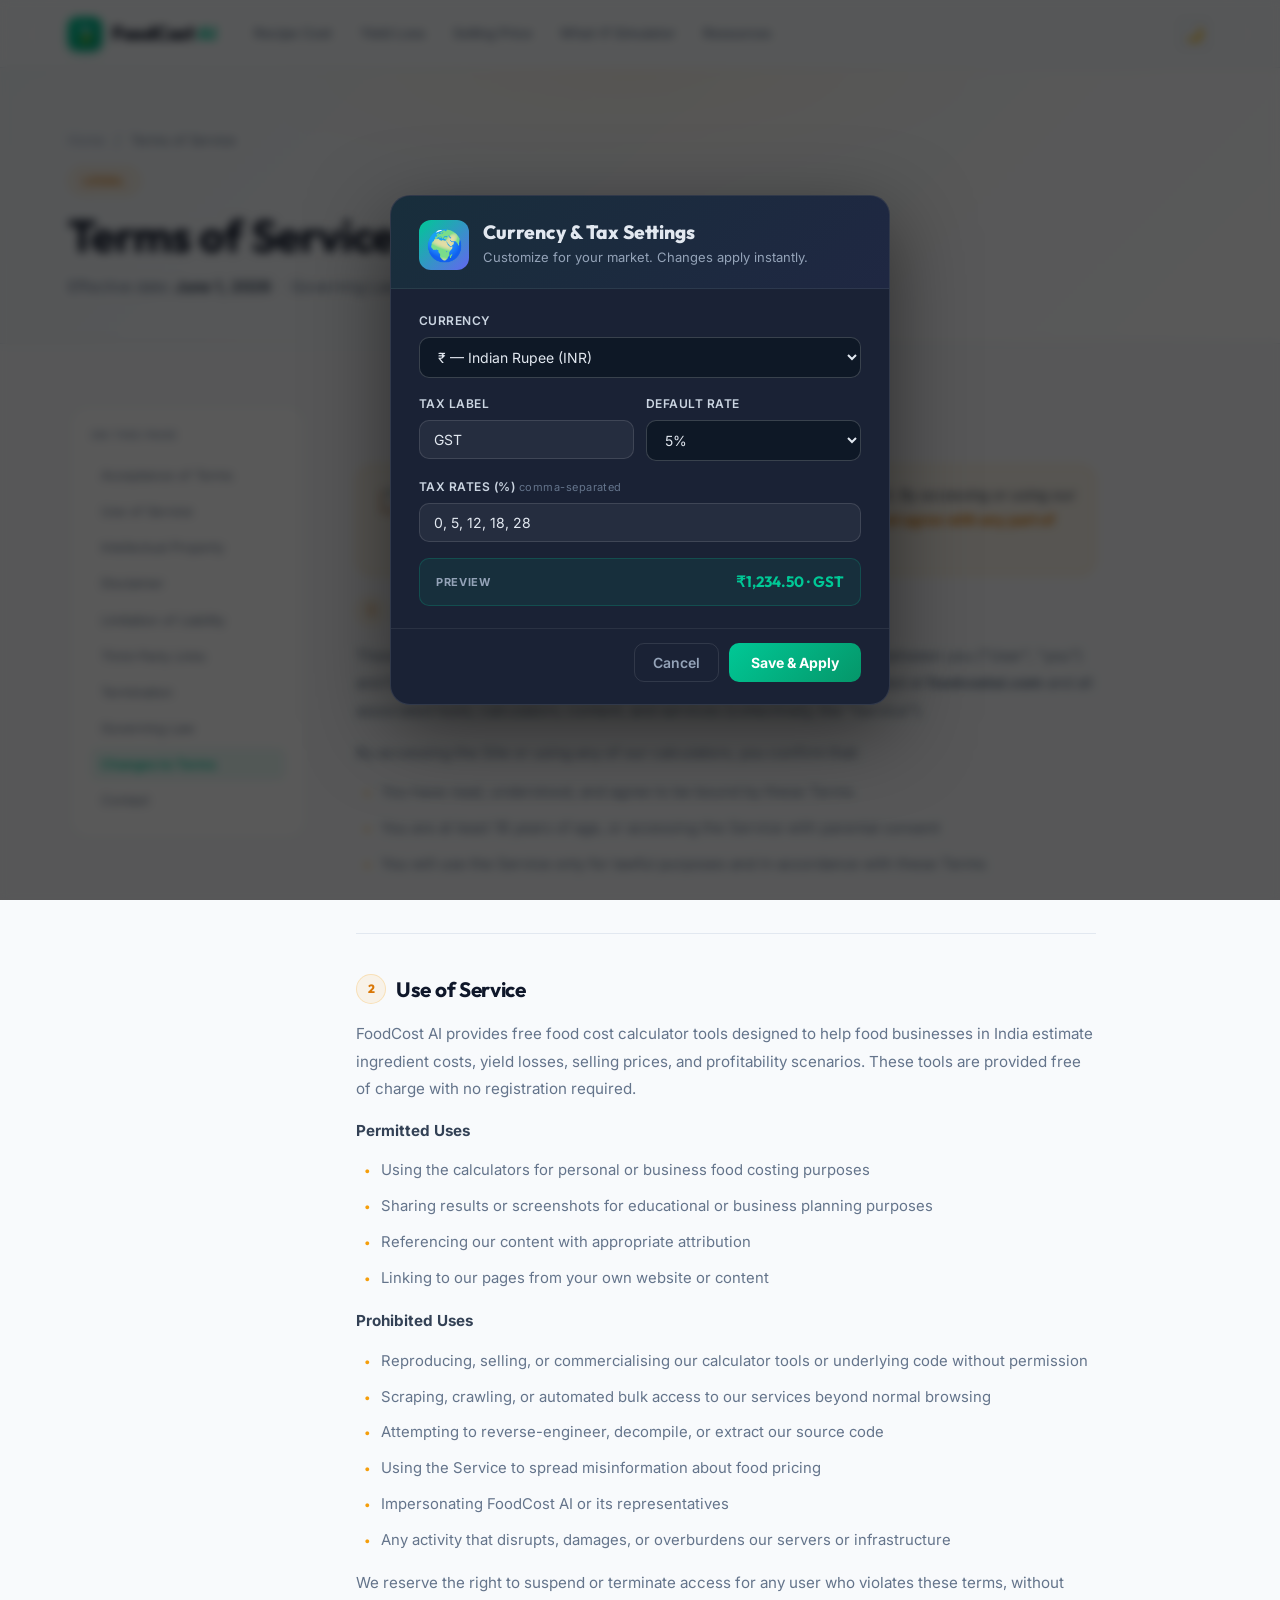
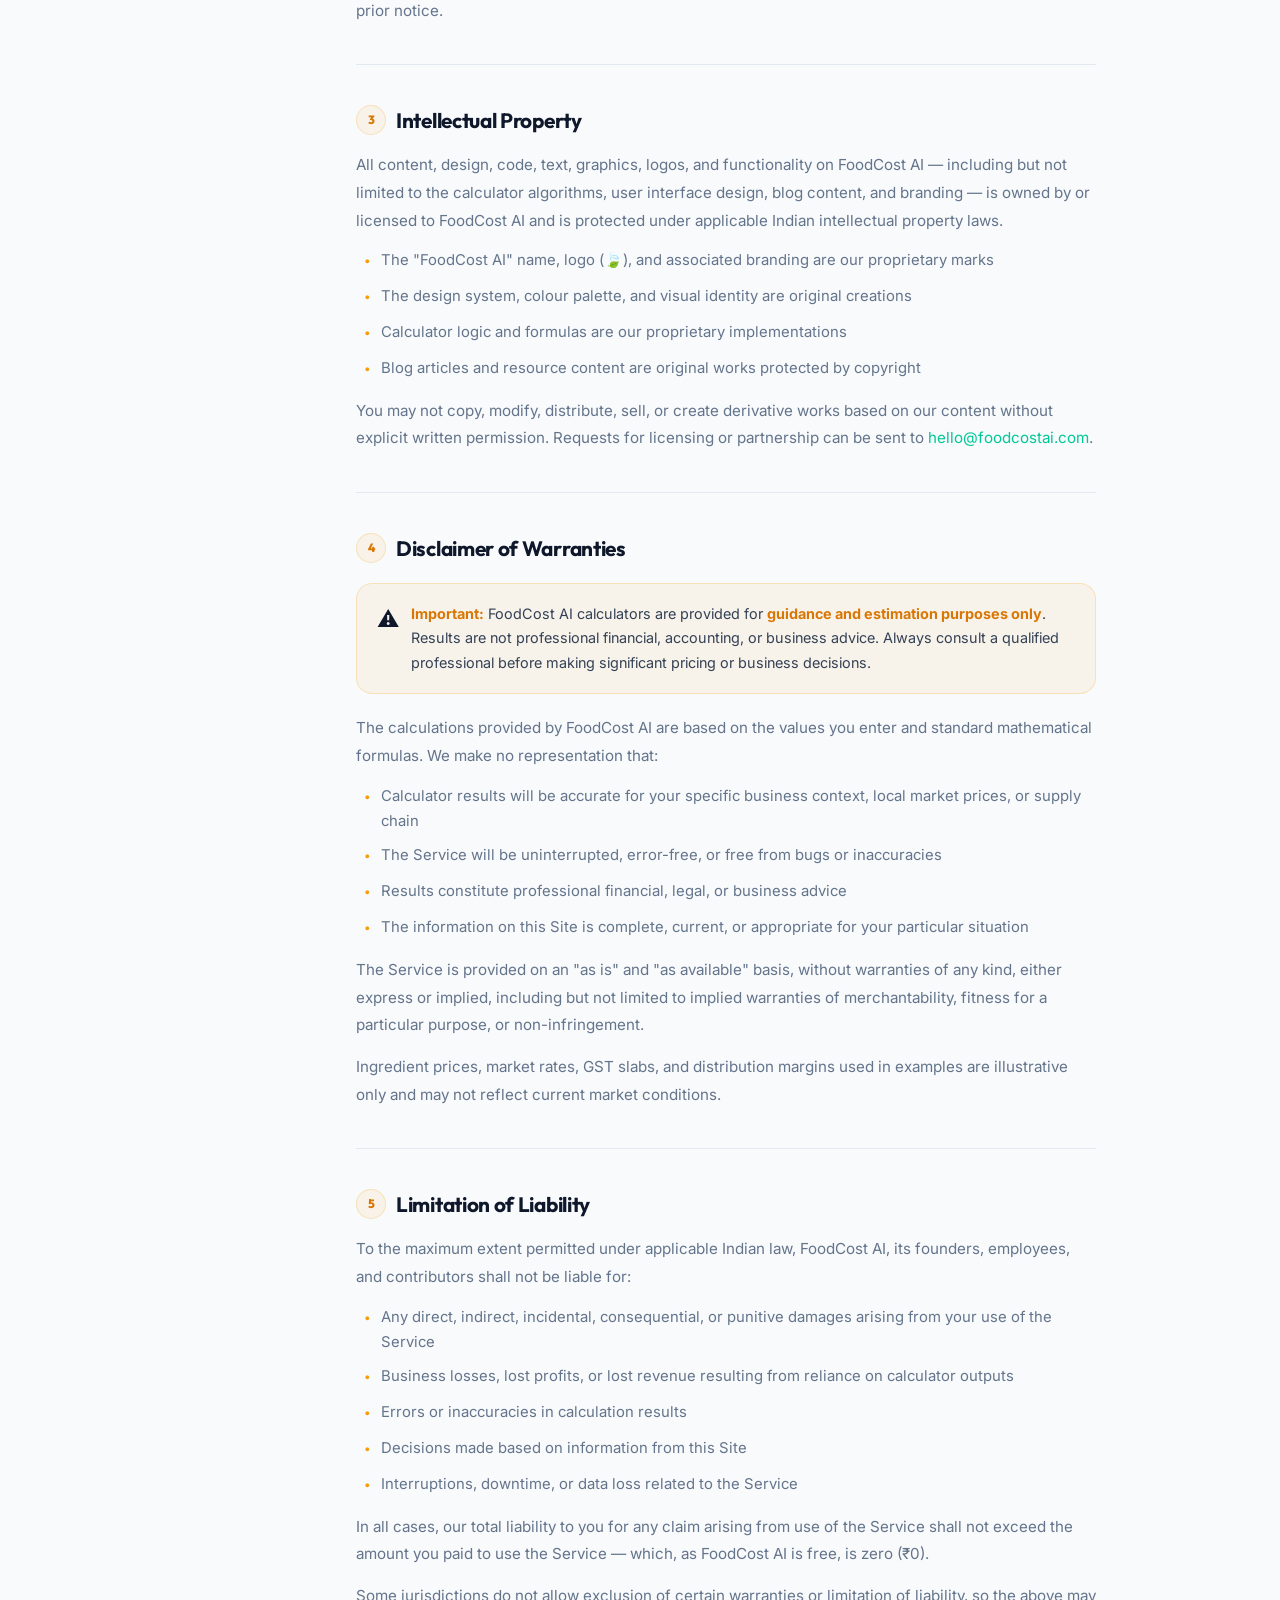
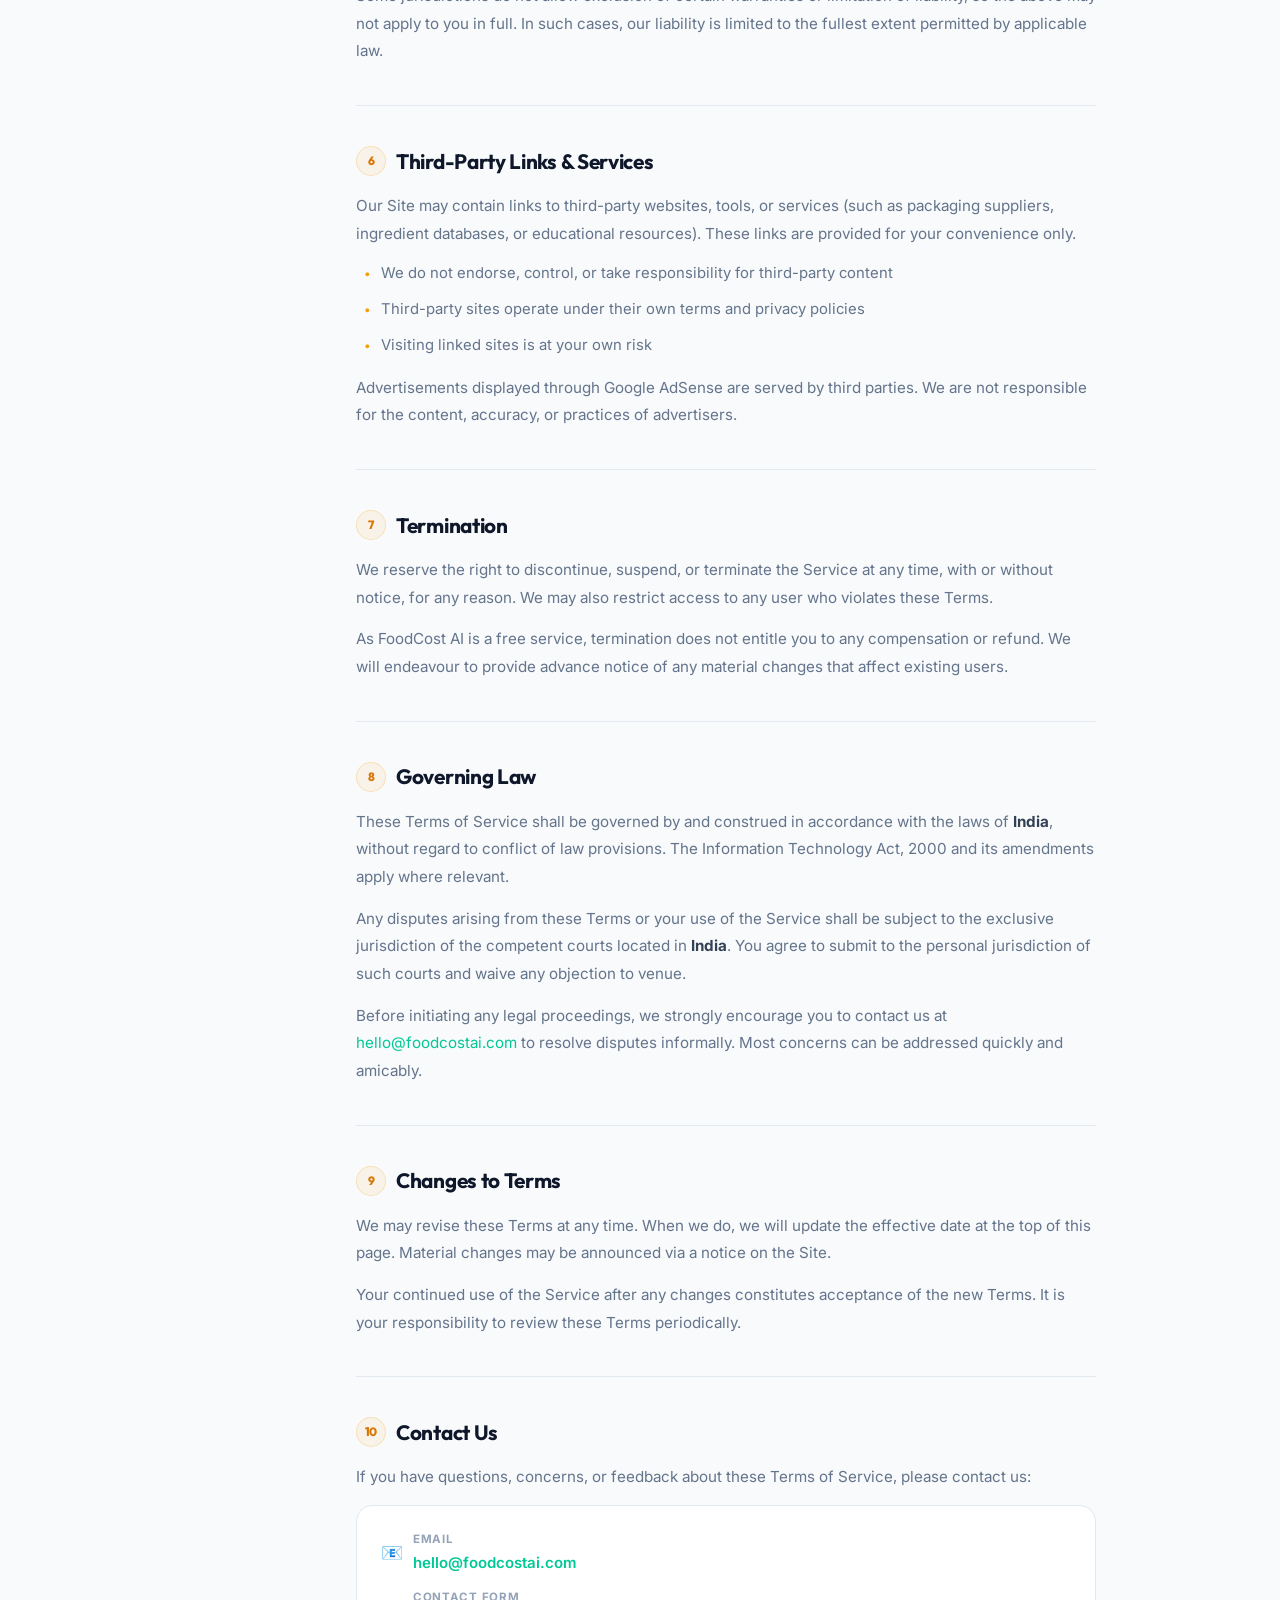
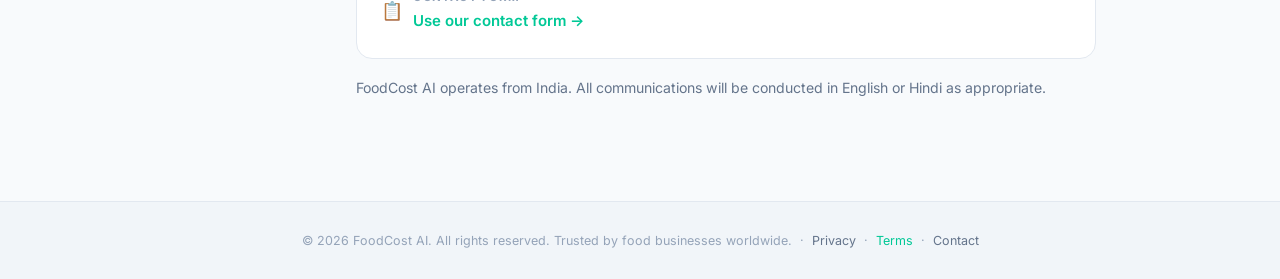
<file: terms.html>
<!DOCTYPE html>
<html lang="en">
<head>
<meta charset="UTF-8"/>
<meta name="viewport" content="width=device-width,initial-scale=1.0"/>
<title>Terms of Service – FoodCost AI</title>
<meta name="description" content="Terms of Service for FoodCost AI. Free food cost calculators for guidance only. All calculation tools are provided as-is for informational purposes."/>
<meta name="keywords" content="FoodCost AI terms of service, food calculator terms, food costing tool disclaimer"/>
<meta name="robots" content="index, follow"/>
<meta name="author" content="FoodCost AI"/>
<meta name="theme-color" content="#0d1117"/>
<!-- Canonical -->
<link rel="canonical" href="https://hafinparokkot.github.io/Food.cost.ai/terms.html"/>
<!-- Open Graph -->
<meta property="og:title" content="Terms of Service – FoodCost AI"/>
<meta property="og:description" content="Terms of Service for FoodCost AI. All food cost calculation tools are free and provided for informational purposes."/>
<meta property="og:type" content="website"/>
<meta property="og:url" content="https://hafinparokkot.github.io/Food.cost.ai/terms.html"/>
<meta property="og:image" content="https://hafinparokkot.github.io/Food.cost.ai/favicon.png"/>
<meta property="og:site_name" content="FoodCost AI"/>
<meta property="og:locale" content="en_US"/>
<!-- Twitter Card -->
<meta name="twitter:card" content="summary"/>
<meta name="twitter:site" content="@FoodCostAI"/>
<meta name="twitter:title" content="Terms of Service – FoodCost AI"/>
<meta name="twitter:description" content="Terms of Service for FoodCost AI — free food cost calculation tools provided for informational purposes."/>
<!-- Fonts -->
<link rel="preconnect" href="https://fonts.googleapis.com"/>
<link rel="preconnect" href="https://fonts.gstatic.com" crossorigin/>
<link href="https://fonts.googleapis.com/css2?family=Inter:wght@300;400;500;600;700;800;900&family=Outfit:wght@400;600;700;800;900&display=swap" rel="stylesheet"/>
<!-- Favicon -->
<link rel="icon" type="image/png" href="favicon.png"/>
<link rel="apple-touch-icon" href="favicon.png"/>
<!-- Styles -->
<link rel="preload" href="css/style.css" as="style"/>
<link rel="stylesheet" href="css/style.css"/>
<!-- JSON-LD: WebPage + BreadcrumbList -->
<script type="application/ld+json">
{
  "@context": "https://schema.org",
  "@graph": [
    {
      "@type": "WebPage",
      "name": "Terms of Service – FoodCost AI",
      "url": "https://hafinparokkot.github.io/Food.cost.ai/terms.html",
      "description": "Terms of Service for FoodCost AI. Free food cost calculators for guidance only.",
      "publisher": {
        "@type": "Organization",
        "name": "FoodCost AI",
        "url": "https://hafinparokkot.github.io/Food.cost.ai/"
      }
    },
    {
      "@type": "BreadcrumbList",
      "itemListElement": [
        {"@type": "ListItem", "position": 1, "name": "Home", "item": "https://hafinparokkot.github.io/Food.cost.ai/"},
        {"@type": "ListItem", "position": 2, "name": "Terms of Service", "item": "https://hafinparokkot.github.io/Food.cost.ai/terms.html"}
      ]
    }
  ]
}
</script>
<style>
/* ── LEGAL PAGE LAYOUT (shared with privacy.html) ── */
.legal-layout{display:grid;grid-template-columns:240px 1fr;gap:48px;align-items:start;padding:60px 0 100px}
.legal-toc{
  position:sticky;top:calc(var(--nav-h) + 24px);
  background:var(--surface);border:1px solid var(--border);
  border-radius:var(--r-xl);padding:22px;
}
.legal-toc__title{font-size:11px;font-weight:700;text-transform:uppercase;letter-spacing:.08em;color:var(--tx-4);margin-bottom:14px}
.legal-toc__list{display:flex;flex-direction:column;gap:4px}
.legal-toc__link{display:block;padding:7px 10px;border-radius:var(--r-sm);font-size:13px;color:var(--tx-3);transition:color var(--fast),background var(--fast);line-height:1.4}
.legal-toc__link:hover{color:var(--green);background:var(--green-pale)}
.legal-toc__link.active{color:var(--green);background:var(--green-pale);font-weight:600}
.legal-content{max-width:740px}
.legal-section{padding:40px 0;border-bottom:1px solid var(--border)}
.legal-section:last-child{border-bottom:none;padding-bottom:0}
.legal-section h2{font-size:1.3rem;letter-spacing:-.3px;margin-bottom:16px;display:flex;align-items:center;gap:10px}
.legal-section h2 .legal-num{
  width:30px;height:30px;border-radius:50%;flex-shrink:0;
  background:rgba(245,158,11,.08);border:1px solid rgba(245,158,11,.22);
  color:var(--amber-dim);font-size:12px;font-weight:800;
  display:flex;align-items:center;justify-content:center;
}
.legal-section p{font-size:.95rem;color:var(--tx-3);line-height:1.82;margin-bottom:14px}
.legal-section p:last-child{margin-bottom:0}
.legal-section ul{display:flex;flex-direction:column;gap:9px;margin:14px 0;padding-left:4px}
.legal-section ul li{font-size:.93rem;color:var(--tx-3);line-height:1.7;display:flex;align-items:flex-start;gap:10px;padding-left:4px}
.legal-section ul li::before{content:'·';color:var(--amber);font-weight:900;font-size:1.2rem;line-height:1.4;flex-shrink:0}
.legal-warn{
  background:rgba(245,158,11,.07);border:1px solid rgba(245,158,11,.22);
  border-radius:var(--r-lg);padding:18px 20px;
  display:flex;gap:12px;align-items:flex-start;margin:20px 0;
}
.legal-warn p{font-size:.9rem;color:var(--tx-2);margin-bottom:0 !important;line-height:1.7}
.legal-warn p strong{color:var(--amber-dim)}
@media(max-width:900px){.legal-layout{grid-template-columns:1fr}.legal-toc{display:none}}
</style>
</head>
<body>
<nav class='nav' id='mainNav'><div class='nav__inner'><a href='index.html' class='nav__logo'><div class='nav__logo-mark'>🍃</div><span class='nav__logo-text'>FoodCost <em>AI</em></span></a><div class='nav__links' id='navLinks'><a href='recipe-calculator.html' class='nav__link'>Recipe Cost</a><a href='yield-calculator.html' class='nav__link'>Yield Loss</a><a href='price-calculator.html' class='nav__link'>Selling Price</a><a href='simulator.html' class='nav__link'>What-If Simulator</a><a href='blog.html' class='nav__link'>Resources</a></div><div class='nav__actions'><button class='nav__theme' id='themeBtn' aria-label='Toggle dark mode'><span id='themeIcon'>🌙</span></button><button class='nav__burger' id='navBurger' aria-label='Menu'><span></span><span></span><span></span></button></div></div></nav>

<div style="padding-top:var(--nav-h)">

  <!-- Hero -->
  <div style="background:linear-gradient(135deg,var(--surface-2) 0%,var(--surface) 100%);padding:60px 0 44px;border-bottom:1px solid var(--border);position:relative;overflow:hidden">
    <div style="position:absolute;inset:0;background:radial-gradient(ellipse 50% 70% at 50% 0%,rgba(245,158,11,.07) 0%,transparent 60%)"></div>
    <div class="wrap" style="position:relative;z-index:1">
      <div style="display:flex;align-items:center;gap:10px;margin-bottom:12px">
        <a href="index.html" style="font-size:13px;color:var(--tx-4);transition:color var(--fast)" onmouseover="this.style.color='var(--green)'" onmouseout="this.style.color='var(--tx-4)'">Home</a>
        <span style="color:var(--tx-4)">/</span>
        <span style="font-size:13px;color:var(--tx-3)">Terms of Service</span>
      </div>
      <div class="s-tag s-tag--amber" style="margin-bottom:14px">Legal</div>
      <h1 style="font-size:clamp(1.8rem,4vw,2.8rem);letter-spacing:-1px;margin-bottom:12px">Terms of Service</h1>
      <p style="font-size:.95rem;color:var(--tx-3)">Effective date: <strong style="color:var(--tx-2)">June 1, 2026</strong> &nbsp;·&nbsp; Governing Law: <strong style="color:var(--tx-2)">India 🇮🇳</strong></p>
    </div>
  </div>

  <!-- Content -->
  <div class="wrap">
    <div class="legal-layout">

      <!-- Table of Contents -->
      <nav class="legal-toc" aria-label="Table of contents">
        <div class="legal-toc__title">On this page</div>
        <div class="legal-toc__list">
          <a href="#acceptance" class="legal-toc__link">Acceptance of Terms</a>
          <a href="#use-of-service" class="legal-toc__link">Use of Service</a>
          <a href="#intellectual-property" class="legal-toc__link">Intellectual Property</a>
          <a href="#disclaimer" class="legal-toc__link">Disclaimer</a>
          <a href="#liability" class="legal-toc__link">Limitation of Liability</a>
          <a href="#third-party" class="legal-toc__link">Third-Party Links</a>
          <a href="#termination" class="legal-toc__link">Termination</a>
          <a href="#governing-law" class="legal-toc__link">Governing Law</a>
          <a href="#changes" class="legal-toc__link">Changes to Terms</a>
          <a href="#contact" class="legal-toc__link">Contact</a>
        </div>
      </nav>

      <!-- Main Content -->
      <div class="legal-content">

        <!-- Intro -->
        <div class="legal-section" id="acceptance">
          <div class="legal-warn">
            <span style="font-size:22px;flex-shrink:0">📋</span>
            <p>Please read these Terms of Service carefully before using FoodCost AI. By accessing or using our website and tools, you agree to be bound by these terms. <strong>If you do not agree with any part of these terms, please do not use our services.</strong></p>
          </div>

          <h2><span class="legal-num">1</span> Acceptance of Terms</h2>
          <p>These Terms of Service ("Terms") constitute a legally binding agreement between you ("User", "you") and FoodCost AI ("we", "us", "our") regarding your use of the website located at <strong>foodcostai.com</strong> and all associated tools, calculators, content, and services (collectively, the "Service").</p>
          <p>By accessing the Site or using any of our calculators, you confirm that:</p>
          <ul>
            <li>You have read, understood, and agree to be bound by these Terms</li>
            <li>You are at least 18 years of age, or accessing the Service with parental consent</li>
            <li>You will use the Service only for lawful purposes and in accordance with these Terms</li>
          </ul>
        </div>

        <!-- 2. Use of Service -->
        <div class="legal-section" id="use-of-service">
          <h2><span class="legal-num">2</span> Use of Service</h2>
          <p>FoodCost AI provides free food cost calculator tools designed to help food businesses in India estimate ingredient costs, yield losses, selling prices, and profitability scenarios. These tools are provided free of charge with no registration required.</p>

          <p><strong style="color:var(--tx-2)">Permitted Uses</strong></p>
          <ul>
            <li>Using the calculators for personal or business food costing purposes</li>
            <li>Sharing results or screenshots for educational or business planning purposes</li>
            <li>Referencing our content with appropriate attribution</li>
            <li>Linking to our pages from your own website or content</li>
          </ul>

          <p><strong style="color:var(--tx-2)">Prohibited Uses</strong></p>
          <ul>
            <li>Reproducing, selling, or commercialising our calculator tools or underlying code without permission</li>
            <li>Scraping, crawling, or automated bulk access to our services beyond normal browsing</li>
            <li>Attempting to reverse-engineer, decompile, or extract our source code</li>
            <li>Using the Service to spread misinformation about food pricing</li>
            <li>Impersonating FoodCost AI or its representatives</li>
            <li>Any activity that disrupts, damages, or overburdens our servers or infrastructure</li>
          </ul>

          <p>We reserve the right to suspend or terminate access for any user who violates these terms, without prior notice.</p>
        </div>

        <!-- 3. Intellectual Property -->
        <div class="legal-section" id="intellectual-property">
          <h2><span class="legal-num">3</span> Intellectual Property</h2>
          <p>All content, design, code, text, graphics, logos, and functionality on FoodCost AI — including but not limited to the calculator algorithms, user interface design, blog content, and branding — is owned by or licensed to FoodCost AI and is protected under applicable Indian intellectual property laws.</p>
          <ul>
            <li>The "FoodCost AI" name, logo (🍃), and associated branding are our proprietary marks</li>
            <li>The design system, colour palette, and visual identity are original creations</li>
            <li>Calculator logic and formulas are our proprietary implementations</li>
            <li>Blog articles and resource content are original works protected by copyright</li>
          </ul>
          <p>You may not copy, modify, distribute, sell, or create derivative works based on our content without explicit written permission. Requests for licensing or partnership can be sent to <a href="mailto:hello@foodcostai.com" style="color:var(--green)">hello@foodcostai.com</a>.</p>
        </div>

        <!-- 4. Disclaimer -->
        <div class="legal-section" id="disclaimer">
          <h2><span class="legal-num">4</span> Disclaimer of Warranties</h2>

          <div class="legal-warn" style="margin-bottom:20px">
            <span style="font-size:22px;flex-shrink:0">⚠️</span>
            <p><strong>Important:</strong> FoodCost AI calculators are provided for <strong>guidance and estimation purposes only</strong>. Results are not professional financial, accounting, or business advice. Always consult a qualified professional before making significant pricing or business decisions.</p>
          </div>

          <p>The calculations provided by FoodCost AI are based on the values you enter and standard mathematical formulas. We make no representation that:</p>
          <ul>
            <li>Calculator results will be accurate for your specific business context, local market prices, or supply chain</li>
            <li>The Service will be uninterrupted, error-free, or free from bugs or inaccuracies</li>
            <li>Results constitute professional financial, legal, or business advice</li>
            <li>The information on this Site is complete, current, or appropriate for your particular situation</li>
          </ul>
          <p>The Service is provided on an "as is" and "as available" basis, without warranties of any kind, either express or implied, including but not limited to implied warranties of merchantability, fitness for a particular purpose, or non-infringement.</p>
          <p>Ingredient prices, market rates, GST slabs, and distribution margins used in examples are illustrative only and may not reflect current market conditions.</p>
        </div>

        <!-- 5. Limitation of Liability -->
        <div class="legal-section" id="liability">
          <h2><span class="legal-num">5</span> Limitation of Liability</h2>
          <p>To the maximum extent permitted under applicable Indian law, FoodCost AI, its founders, employees, and contributors shall not be liable for:</p>
          <ul>
            <li>Any direct, indirect, incidental, consequential, or punitive damages arising from your use of the Service</li>
            <li>Business losses, lost profits, or lost revenue resulting from reliance on calculator outputs</li>
            <li>Errors or inaccuracies in calculation results</li>
            <li>Decisions made based on information from this Site</li>
            <li>Interruptions, downtime, or data loss related to the Service</li>
          </ul>
          <p>In all cases, our total liability to you for any claim arising from use of the Service shall not exceed the amount you paid to use the Service — which, as FoodCost AI is free, is zero (₹0).</p>
          <p>Some jurisdictions do not allow exclusion of certain warranties or limitation of liability, so the above may not apply to you in full. In such cases, our liability is limited to the fullest extent permitted by applicable law.</p>
        </div>

        <!-- 6. Third-Party Links -->
        <div class="legal-section" id="third-party">
          <h2><span class="legal-num">6</span> Third-Party Links &amp; Services</h2>
          <p>Our Site may contain links to third-party websites, tools, or services (such as packaging suppliers, ingredient databases, or educational resources). These links are provided for your convenience only.</p>
          <ul>
            <li>We do not endorse, control, or take responsibility for third-party content</li>
            <li>Third-party sites operate under their own terms and privacy policies</li>
            <li>Visiting linked sites is at your own risk</li>
          </ul>
          <p>Advertisements displayed through Google AdSense are served by third parties. We are not responsible for the content, accuracy, or practices of advertisers.</p>
        </div>

        <!-- 7. Termination -->
        <div class="legal-section" id="termination">
          <h2><span class="legal-num">7</span> Termination</h2>
          <p>We reserve the right to discontinue, suspend, or terminate the Service at any time, with or without notice, for any reason. We may also restrict access to any user who violates these Terms.</p>
          <p>As FoodCost AI is a free service, termination does not entitle you to any compensation or refund. We will endeavour to provide advance notice of any material changes that affect existing users.</p>
        </div>

        <!-- 8. Governing Law -->
        <div class="legal-section" id="governing-law">
          <h2><span class="legal-num">8</span> Governing Law</h2>
          <p>These Terms of Service shall be governed by and construed in accordance with the laws of <strong style="color:var(--tx-2)">India</strong>, without regard to conflict of law provisions. The Information Technology Act, 2000 and its amendments apply where relevant.</p>
          <p>Any disputes arising from these Terms or your use of the Service shall be subject to the exclusive jurisdiction of the competent courts located in <strong style="color:var(--tx-2)">India</strong>. You agree to submit to the personal jurisdiction of such courts and waive any objection to venue.</p>
          <p>Before initiating any legal proceedings, we strongly encourage you to contact us at <a href="mailto:hello@foodcostai.com" style="color:var(--green)">hello@foodcostai.com</a> to resolve disputes informally. Most concerns can be addressed quickly and amicably.</p>
        </div>

        <!-- 9. Changes to Terms -->
        <div class="legal-section" id="changes">
          <h2><span class="legal-num">9</span> Changes to Terms</h2>
          <p>We may revise these Terms at any time. When we do, we will update the effective date at the top of this page. Material changes may be announced via a notice on the Site.</p>
          <p>Your continued use of the Service after any changes constitutes acceptance of the new Terms. It is your responsibility to review these Terms periodically.</p>
        </div>

        <!-- 10. Contact -->
        <div class="legal-section" id="contact">
          <h2><span class="legal-num">10</span> Contact Us</h2>
          <p>If you have questions, concerns, or feedback about these Terms of Service, please contact us:</p>
          <div style="background:var(--surface);border:1px solid var(--border);border-radius:var(--r-lg);padding:24px;display:flex;flex-direction:column;gap:12px;margin-top:8px">
            <div style="display:flex;align-items:center;gap:10px">
              <span style="font-size:18px">📧</span>
              <div>
                <div style="font-size:11.5px;font-weight:700;text-transform:uppercase;letter-spacing:.06em;color:var(--tx-4);margin-bottom:2px">Email</div>
                <a href="mailto:hello@foodcostai.com" style="font-size:15px;font-weight:600;color:var(--green)">hello@foodcostai.com</a>
              </div>
            </div>
            <div style="display:flex;align-items:center;gap:10px">
              <span style="font-size:18px">📋</span>
              <div>
                <div style="font-size:11.5px;font-weight:700;text-transform:uppercase;letter-spacing:.06em;color:var(--tx-4);margin-bottom:2px">Contact Form</div>
                <a href="contact.html" style="font-size:15px;font-weight:600;color:var(--green)">Use our contact form →</a>
              </div>
            </div>
          </div>
          <p style="margin-top:16px;font-size:.88rem">FoodCost AI operates from India. All communications will be conducted in English or Hindi as appropriate.</p>
        </div>

      </div><!-- /.legal-content -->
    </div><!-- /.legal-layout -->
  </div><!-- /.wrap -->

</div>

<footer class="footer" style="border-top:1px solid var(--border);background:var(--surface-2);padding:28px 0">
  <div class="wrap">
    <div class="footer__bottom" style="border-top:none;padding-top:0">
      <p>© 2026 FoodCost AI. All rights reserved. Trusted by food businesses worldwide. &nbsp;·&nbsp; <a href="privacy.html" style="color:var(--tx-3);transition:color var(--fast)" onmouseover="this.style.color='var(--green)'" onmouseout="this.style.color='var(--tx-3)'">Privacy</a> &nbsp;·&nbsp; <a href="terms.html" style="color:var(--green)">Terms</a> &nbsp;·&nbsp; <a href="contact.html" style="color:var(--tx-3);transition:color var(--fast)" onmouseover="this.style.color='var(--green)'" onmouseout="this.style.color='var(--tx-3)'">Contact</a></p>
    </div>
  </div>
</footer>

<script>
// Table of contents active link tracking
const sections = document.querySelectorAll('.legal-section');
const tocLinks = document.querySelectorAll('.legal-toc__link');
const observer = new IntersectionObserver((entries) => {
  entries.forEach(entry => {
    if (entry.isIntersecting) {
      const id = entry.target.id;
      tocLinks.forEach(link => {
        link.classList.toggle('active', link.getAttribute('href') === '#' + id);
      });
    }
  });
}, { rootMargin: '-30% 0px -60% 0px' });
sections.forEach(s => { if (s.id) observer.observe(s); });
</script>
<script src="js/core.js"></script>
<script src="js/currency.js"></script>
</body>
</html>
</file>
<file: css/style.css>
/* ═══════════════════════════════════════════════════════════
   FOODCOST AI — Master Design System
   Aesthetic: Stripe × Linear × Apple
   ═══════════════════════════════════════════════════════════ */

/* ── GOOGLE FONTS ── */
@import url('https://fonts.googleapis.com/css2?family=Inter:wght@300;400;500;600;700;800;900&family=Outfit:wght@400;600;700;800;900&display=swap');

/* ── TOKENS ── */
:root {
  --green:        #00c896;
  --green-dim:    #00a87e;
  --green-glow:   rgba(0,200,150,0.18);
  --green-pale:   rgba(0,200,150,0.08);
  --amber:        #f59e0b;
  --amber-dim:    #d97706;
  --rose:         #f43f5e;
  --indigo:       #6366f1;
  --sky:          #0ea5e9;

  /* Light mode surfaces */
  --bg:           #f8fafc;
  --surface:      #ffffff;
  --surface-2:    #f1f5f9;
  --surface-3:    #e8edf5;
  --border:       #e2e8f0;
  --border-2:     #cbd5e1;

  /* Light mode text */
  --tx-1:         #0f172a;
  --tx-2:         #334155;
  --tx-3:         #64748b;
  --tx-4:         #94a3b8;

  /* Shadows */
  --sh-xs:        0 1px 2px rgba(0,0,0,.04);
  --sh-sm:        0 2px 6px rgba(0,0,0,.06), 0 1px 2px rgba(0,0,0,.04);
  --sh-md:        0 6px 16px rgba(0,0,0,.07), 0 2px 6px rgba(0,0,0,.04);
  --sh-lg:        0 12px 32px rgba(0,0,0,.10), 0 4px 12px rgba(0,0,0,.05);
  --sh-xl:        0 24px 48px rgba(0,0,0,.12), 0 8px 20px rgba(0,0,0,.06);
  --sh-green:     0 0 0 3px rgba(0,200,150,.22);

  /* Radii */
  --r-sm:  6px;
  --r-md:  10px;
  --r-lg:  16px;
  --r-xl:  22px;
  --r-2xl: 32px;
  --r-full: 9999px;

  /* Fonts */
  --font:    'Inter', -apple-system, sans-serif;
  --font-d:  'Outfit', 'Inter', sans-serif;

  /* Motion */
  --fast:   0.13s ease;
  --base:   0.22s ease;
  --slow:   0.38s ease;

  --nav-h:  68px;
}

/* ── DARK MODE ── */
.dark {
  --bg:         #080d1a;
  --surface:    #0e1624;
  --surface-2:  #131d2e;
  --surface-3:  #1a2540;
  --border:     #1e2d47;
  --border-2:   #26384f;
  --tx-1:       #f0f4ff;
  --tx-2:       #b8c4d8;
  --tx-3:       #7a8fa8;
  --tx-4:       #4a607a;
  --sh-xs:      0 1px 2px rgba(0,0,0,.3);
  --sh-sm:      0 2px 6px rgba(0,0,0,.4);
  --sh-md:      0 6px 16px rgba(0,0,0,.5);
  --sh-lg:      0 12px 32px rgba(0,0,0,.6);
  --sh-xl:      0 24px 48px rgba(0,0,0,.7);
}

/* ── RESET ── */
*,*::before,*::after{box-sizing:border-box;margin:0;padding:0}
html{scroll-behavior:smooth;font-size:16px;-webkit-text-size-adjust:100%}
body{
  font-family:var(--font);
  background:var(--bg);
  color:var(--tx-1);
  line-height:1.6;
  transition:background var(--slow),color var(--slow);
  overflow-x:hidden;
  min-height:100vh;
}
h1,h2,h3,h4,h5,h6{font-family:var(--font-d);line-height:1.18;font-weight:700;color:var(--tx-1)}
a{text-decoration:none;color:inherit}
img{max-width:100%;display:block}
ul,ol{list-style:none}
button{cursor:pointer;border:none;background:none;font-family:inherit;color:inherit}
input,select,textarea{font-family:inherit;color:inherit}

/* ── LAYOUT ── */
.wrap{max-width:1200px;margin:0 auto;padding:0 28px}
.wrap-narrow{max-width:860px;margin:0 auto;padding:0 28px}

/* ═══════════════ NAVBAR ═══════════════ */
.nav {
  position:fixed;top:0;left:0;right:0;
  z-index:900;height:var(--nav-h);
  background:rgba(248,250,252,.88);
  backdrop-filter:blur(24px) saturate(180%);
  -webkit-backdrop-filter:blur(24px) saturate(180%);
  border-bottom:1px solid var(--border);
  transition:box-shadow var(--base), background var(--slow);
}
.dark .nav{background:rgba(8,13,26,.88)}
.nav.scrolled{box-shadow:var(--sh-md)}
.nav__inner{
  max-width:1200px;margin:0 auto;padding:0 28px;
  height:100%;display:flex;align-items:center;gap:8px;
}
.nav__logo{
  display:flex;align-items:center;gap:10px;
  text-decoration:none;flex-shrink:0;margin-right:16px;
}
.nav__logo-mark{
  width:34px;height:34px;border-radius:9px;
  background:linear-gradient(135deg,var(--green),var(--green-dim));
  display:flex;align-items:center;justify-content:center;
  font-size:17px;box-shadow:0 2px 10px rgba(0,200,150,.35);
  flex-shrink:0;
}
.nav__logo-text{
  font-family:var(--font-d);font-size:19px;font-weight:800;
  letter-spacing:-.3px;color:var(--tx-1);
}
.nav__logo-text em{color:var(--green);font-style:normal}
.nav__links{display:flex;align-items:center;gap:2px;flex:1}
.nav__link{
  padding:7px 13px;border-radius:var(--r-sm);
  font-size:13.5px;font-weight:500;color:var(--tx-3);
  transition:color var(--fast),background var(--fast);white-space:nowrap;
}
.nav__link:hover{color:var(--tx-1);background:var(--surface-2)}
.nav__link.active{color:var(--green);background:var(--green-pale)}
.nav__actions{display:flex;align-items:center;gap:10px;margin-left:auto}
.nav__theme{
  width:36px;height:36px;border-radius:var(--r-sm);
  display:flex;align-items:center;justify-content:center;
  background:var(--surface-2);border:1px solid var(--border);
  font-size:15px;transition:all var(--fast);
}
.nav__theme:hover{background:var(--surface-3);transform:scale(1.06)}
.nav__settings{
  width:36px;height:36px;border-radius:var(--r-sm);
  display:flex;align-items:center;justify-content:center;
  background:var(--surface-2);border:1px solid var(--border);
  font-size:15px;transition:all var(--fast);cursor:pointer;
  color:var(--tx-2);position:relative;
}
.nav__settings:hover{background:var(--surface-3);transform:rotate(20deg)}
.nav__settings-badge{
  position:absolute;top:1px;right:1px;
  width:7px;height:7px;border-radius:50%;
  background:#00c896;border:2px solid var(--bg,#0e1624);
}
.nav__burger{
  display:none;flex-direction:column;gap:4.5px;
  width:36px;height:36px;align-items:center;justify-content:center;
  border-radius:var(--r-sm);background:var(--surface-2);border:1px solid var(--border);
}
.nav__burger span{
  display:block;width:17px;height:1.8px;
  background:var(--tx-1);border-radius:2px;
  transition:all var(--base);
}

/* ═══════════════ BUTTONS ═══════════════ */
.btn{
  display:inline-flex;align-items:center;gap:7px;
  padding:10px 20px;border-radius:var(--r-md);
  font-size:14px;font-weight:600;
  transition:all var(--base);cursor:pointer;
  white-space:nowrap;border:1.5px solid transparent;
  font-family:var(--font);
}
.btn-sm{padding:7px 14px;font-size:12.5px;border-radius:var(--r-sm)}
.btn-lg{padding:14px 28px;font-size:15.5px;border-radius:var(--r-lg)}
.btn-xl{padding:17px 36px;font-size:16px;border-radius:var(--r-lg);font-weight:700}

.btn-primary{
  background:linear-gradient(135deg,var(--green),var(--green-dim));
  color:#fff;box-shadow:0 2px 12px rgba(0,200,150,.3);
}
.btn-primary:hover{transform:translateY(-2px);box-shadow:0 6px 24px rgba(0,200,150,.4)}
.btn-primary:active{transform:translateY(0)}

.btn-ghost{
  color:var(--tx-2);border-color:var(--border-2);background:transparent;
}
.btn-ghost:hover{color:var(--tx-1);background:var(--surface-2);border-color:var(--green)}

.btn-surface{
  background:var(--surface);border-color:var(--border);
  color:var(--tx-2);box-shadow:var(--sh-sm);
}
.btn-surface:hover{background:var(--surface-2);color:var(--tx-1);box-shadow:var(--sh-md);transform:translateY(-1px)}

.btn-white{background:#fff;color:#0f172a;box-shadow:var(--sh-md)}
.btn-white:hover{transform:translateY(-2px);box-shadow:var(--sh-lg)}

.btn-outline-white{
  color:#fff;border-color:rgba(255,255,255,.4);
  background:rgba(255,255,255,.1);backdrop-filter:blur(8px);
}
.btn-outline-white:hover{background:rgba(255,255,255,.2);border-color:rgba(255,255,255,.7)}

/* ═══════════════ HERO ═══════════════ */
.hero{
  padding-top:calc(var(--nav-h) + 72px);
  padding-bottom:0;
  position:relative;overflow:hidden;
}
.hero__bg{position:absolute;inset:0;z-index:0;pointer-events:none}
.hero__radial{
  position:absolute;inset:0;
  background:
    radial-gradient(ellipse 80% 60% at 50% -10%,rgba(0,200,150,.14) 0%,transparent 65%),
    radial-gradient(ellipse 50% 40% at 85% 25%,rgba(99,102,241,.08) 0%,transparent 55%),
    radial-gradient(ellipse 40% 35% at 15% 70%,rgba(245,158,11,.06) 0%,transparent 55%);
}
.dark .hero__radial{
  background:
    radial-gradient(ellipse 80% 60% at 50% -10%,rgba(0,200,150,.22) 0%,transparent 65%),
    radial-gradient(ellipse 50% 40% at 85% 25%,rgba(99,102,241,.14) 0%,transparent 55%),
    radial-gradient(ellipse 40% 35% at 15% 70%,rgba(245,158,11,.09) 0%,transparent 55%);
}
.hero__orb{
  position:absolute;border-radius:50%;filter:blur(70px);opacity:.45;
  animation:orb-float 9s ease-in-out infinite;
}
.hero__orb--1{width:500px;height:500px;background:rgba(0,200,150,.18);top:-120px;right:-80px}
.hero__orb--2{width:350px;height:350px;background:rgba(99,102,241,.13);bottom:60px;left:-60px;animation-delay:3s}
.hero__orb--3{width:220px;height:220px;background:rgba(245,158,11,.12);top:55%;right:18%;animation-delay:6s}
@keyframes orb-float{0%,100%{transform:translateY(0) scale(1)}50%{transform:translateY(-22px) scale(1.04)}}

.hero__inner{position:relative;z-index:1;text-align:center;padding:0 16px}
.hero__badge{
  display:inline-flex;align-items:center;gap:8px;
  padding:6px 16px;border-radius:var(--r-full);
  background:var(--green-pale);color:var(--green);
  font-size:12.5px;font-weight:600;
  border:1px solid rgba(0,200,150,.22);margin-bottom:28px;
}
.hero__badge-dot{
  width:7px;height:7px;border-radius:50%;background:var(--green);
  animation:pulse-dot 2.2s ease infinite;
}
@keyframes pulse-dot{0%,100%{opacity:1;transform:scale(1)}50%{opacity:.5;transform:scale(.75)}}

.hero__h1{
  font-family:var(--font-d);
  font-size:clamp(2.6rem,6.5vw,5rem);
  font-weight:900;letter-spacing:-2.5px;line-height:1.04;
  margin-bottom:22px;
}
.hero__h1 .grad{
  background:linear-gradient(135deg,var(--green) 0%,#00e8a8 40%,var(--sky) 100%);
  -webkit-background-clip:text;-webkit-text-fill-color:transparent;
  background-clip:text;
}
.hero__sub{
  font-size:clamp(1rem,2.2vw,1.22rem);
  color:var(--tx-3);max-width:640px;margin:0 auto 40px;line-height:1.72;
}
.hero__cta{
  display:flex;align-items:center;justify-content:center;
  gap:14px;flex-wrap:wrap;margin-bottom:44px;
}
.hero__proof{
  display:flex;align-items:center;justify-content:center;
  gap:12px;color:var(--tx-4);font-size:12.5px;margin-bottom:72px;flex-wrap:wrap;
}
.proof__avatars{display:flex}
.proof__av{
  width:30px;height:30px;border-radius:50%;
  border:2px solid var(--surface);
  display:flex;align-items:center;justify-content:center;
  font-size:13px;margin-left:-7px;
}
.proof__av:first-child{margin-left:0}

/* ── DEMO CARD ── */
.hero__demo{background:linear-gradient(180deg,transparent 0%,var(--surface-2) 100%);padding:0 0 80px}
.demo-card{
  background:var(--surface);border:1px solid var(--border);
  border-radius:var(--r-2xl);padding:32px 36px;
  box-shadow:var(--sh-xl);max-width:920px;margin:0 auto;
  position:relative;overflow:hidden;
}
.demo-card::before{
  content:'';position:absolute;top:0;left:0;right:0;height:3px;
  background:linear-gradient(90deg,var(--green),var(--amber),var(--indigo));
}
.demo-card__head{
  display:flex;align-items:center;justify-content:space-between;
  margin-bottom:28px;gap:12px;flex-wrap:wrap;
}
.demo-card__title{font-size:15px;font-weight:700;color:var(--tx-1)}
.demo-card__live{
  padding:3px 11px;border-radius:var(--r-full);
  background:var(--green-pale);color:var(--green);
  font-size:11.5px;font-weight:700;letter-spacing:.04em;
  border:1px solid rgba(0,200,150,.22);
  animation:pulse-glow 2.5s ease infinite;
}
@keyframes pulse-glow{0%,100%{box-shadow:none}50%{box-shadow:0 0 0 4px var(--green-glow)}}

.demo-grid{display:grid;grid-template-columns:1fr 1fr;gap:28px;margin-bottom:24px}
.demo-inputs{display:flex;flex-direction:column;gap:15px}
.demo-ig{display:flex;flex-direction:column;gap:5px}
.demo-ig label{font-size:12px;font-weight:600;color:var(--tx-3);text-transform:uppercase;letter-spacing:.05em}
.demo-ig input[type=number]{
  padding:10px 14px;border-radius:var(--r-md);
  border:1.5px solid var(--border);background:var(--surface-2);
  color:var(--tx-1);font-size:16px;font-weight:700;font-family:var(--font);
  transition:border-color var(--fast),box-shadow var(--fast);
}
.demo-ig input[type=number]:focus{outline:none;border-color:var(--green);box-shadow:var(--sh-green)}
.demo-ig input[type=range]{
  -webkit-appearance:none;width:100%;height:5px;
  border-radius:3px;outline:none;cursor:pointer;
  background:linear-gradient(to right,var(--green) 32%,var(--border-2) 32%);
}
.demo-ig input[type=range]::-webkit-slider-thumb{
  -webkit-appearance:none;width:20px;height:20px;border-radius:50%;
  background:var(--green);box-shadow:0 2px 8px rgba(0,200,150,.4);
  cursor:pointer;transition:transform .12s;border:2px solid var(--surface);
}
.demo-ig input[type=range]::-webkit-slider-thumb:hover{transform:scale(1.25)}
.demo-ig__range-val{font-size:12px;font-weight:800;color:var(--green);margin-top:2px}

.demo-results{display:flex;flex-direction:column;gap:11px}
.dr{
  display:flex;justify-content:space-between;align-items:center;
  padding:14px 18px;border-radius:var(--r-md);
  background:var(--surface-2);border:1px solid var(--border);
  transition:transform var(--fast);
}
.dr:hover{transform:translateX(3px)}
.dr--hl{background:var(--green-pale);border-color:rgba(0,200,150,.22)}
.dr--profit{background:linear-gradient(120deg,rgba(0,200,150,.07),rgba(0,200,150,.02));border-color:rgba(0,200,150,.3)}
.dr__label{font-size:12.5px;color:var(--tx-3);font-weight:500}
.dr__val{font-size:18px;font-weight:800;font-family:var(--font-d);color:var(--tx-1)}
.dr--profit .dr__val{color:var(--green)}

.demo-footer{
  display:flex;align-items:center;gap:20px;flex-wrap:wrap;
  padding-top:22px;border-top:1px solid var(--border);
}
.demo-footer__note{font-size:11.5px;color:var(--tx-4);flex:1}

/* ═══════════════ SECTIONS ═══════════════ */
.section{padding:100px 0}
.section--alt{background:var(--surface-2)}
.s-head{text-align:center;margin-bottom:64px}
.s-tag{
  display:inline-block;padding:5px 14px;border-radius:var(--r-full);
  background:var(--green-pale);color:var(--green);
  font-size:11.5px;font-weight:700;text-transform:uppercase;letter-spacing:.07em;
  margin-bottom:14px;border:1px solid rgba(0,200,150,.18);
}
.s-tag--amber{background:rgba(245,158,11,.08);color:var(--amber-dim);border-color:rgba(245,158,11,.2)}
.s-tag--indigo{background:rgba(99,102,241,.08);color:var(--indigo);border-color:rgba(99,102,241,.2)}
.s-tag--rose{background:rgba(244,63,94,.08);color:var(--rose);border-color:rgba(244,63,94,.2)}
.s-head h2{font-size:clamp(1.75rem,3.6vw,2.8rem);letter-spacing:-1px;margin-bottom:14px}
.s-head p{font-size:1.07rem;color:var(--tx-3);max-width:590px;margin:0 auto;line-height:1.72}

/* ── PROBLEM GRID ── */
.problem-grid{display:grid;grid-template-columns:repeat(3,1fr);gap:20px}
.p-card{
  background:var(--surface);border:1px solid var(--border);
  border-radius:var(--r-xl);padding:28px 26px;
  transition:all var(--base);position:relative;overflow:hidden;
}
.p-card::after{
  content:'';position:absolute;inset:0;
  background:linear-gradient(135deg,rgba(0,200,150,.04) 0%,transparent 60%);
  opacity:0;transition:opacity var(--base);
}
.p-card:hover{transform:translateY(-5px);box-shadow:var(--sh-xl);border-color:rgba(0,200,150,.25)}
.p-card:hover::after{opacity:1}
.p-card__icon{font-size:30px;margin-bottom:14px;display:block}
.p-card h3{font-size:1rem;margin-bottom:10px}
.p-card p{font-size:.875rem;color:var(--tx-3);line-height:1.62}

/* ── FEATURES GRID ── */
.feat-grid{display:grid;grid-template-columns:repeat(2,1fr);gap:22px}
.feat-card{
  background:var(--surface);border:1px solid var(--border);
  border-radius:var(--r-xl);padding:36px 32px;
  display:flex;flex-direction:column;gap:14px;
  transition:all var(--base);position:relative;overflow:hidden;
}
.feat-card:hover{transform:translateY(-5px);box-shadow:var(--sh-xl)}
.feat-card--flagship{border-color:rgba(245,158,11,.35);background:linear-gradient(145deg,rgba(245,158,11,.03),var(--surface))}
.feat-card__ribbon{
  position:absolute;top:20px;right:20px;
  padding:3px 11px;border-radius:var(--r-full);
  background:linear-gradient(135deg,var(--amber),var(--amber-dim));
  color:#fff;font-size:10.5px;font-weight:700;letter-spacing:.04em;
}
.feat-card__icon{
  width:60px;height:60px;border-radius:var(--r-lg);
  display:flex;align-items:center;justify-content:center;
  box-shadow:0 4px 14px rgba(0,0,0,.15);flex-shrink:0;
}
.feat-card__tag{font-size:10.5px;font-weight:700;text-transform:uppercase;letter-spacing:.1em;color:var(--tx-4)}
.feat-card h3{font-size:1.35rem}
.feat-card p{font-size:.92rem;color:var(--tx-3);line-height:1.65;flex:1}
.feat-card__list{display:flex;flex-direction:column;gap:7px}
.feat-card__list li{font-size:.84rem;color:var(--tx-3);display:flex;align-items:center;gap:7px}
.feat-card__list li::before{content:'✓';color:var(--green);font-weight:700;flex-shrink:0}
.btn-feat{
  display:inline-flex;align-items:center;gap:6px;
  padding:9px 16px;border-radius:var(--r-sm);
  font-size:13px;font-weight:600;
  color:var(--green);background:var(--green-pale);
  border:1px solid rgba(0,200,150,.18);
  transition:all var(--fast);margin-top:auto;
  font-family:var(--font);width:fit-content;
}
.btn-feat:hover{background:var(--green);color:#fff;transform:translateX(3px)}

/* ── STEPS ── */
.steps-row{display:flex;align-items:flex-start;gap:0}
.step{flex:1;text-align:center;padding:28px 20px}
.step__num{
  font-family:var(--font-d);font-size:3.2rem;font-weight:900;
  line-height:1;margin-bottom:14px;
  background:linear-gradient(135deg,var(--green),var(--green-dim));
  -webkit-background-clip:text;-webkit-text-fill-color:transparent;background-clip:text;
}
.step__connector{
  flex-shrink:0;font-size:1.6rem;color:var(--tx-4);
  padding-top:52px;
}
.step h3{font-size:1rem;margin-bottom:8px}
.step p{font-size:.86rem;color:var(--tx-3);line-height:1.6}

/* ── USE CASES ── */
.uc-grid{display:grid;grid-template-columns:repeat(3,1fr);gap:20px}
.uc-card{
  background:var(--surface);border:1px solid var(--border);
  border-radius:var(--r-xl);padding:28px;
  text-align:center;display:flex;flex-direction:column;
  align-items:center;gap:11px;
  transition:all var(--base);cursor:pointer;
}
.uc-card:hover{transform:translateY(-7px);box-shadow:var(--sh-xl);border-color:var(--green)}
.uc-card__emoji{font-size:3rem;line-height:1;transition:transform var(--base)}
.uc-card:hover .uc-card__emoji{transform:scale(1.25) rotate(-6deg)}
.uc-card h3{font-size:1rem;color:var(--tx-1)}
.uc-card p{font-size:.84rem;color:var(--tx-3);line-height:1.55}
.uc-card__link{font-size:12.5px;font-weight:600;color:var(--green);margin-top:auto}

/* ── COMPARISON TABLE ── */
.cmp-wrap{
  overflow-x:auto;border-radius:var(--r-xl);
  border:1px solid var(--border);box-shadow:var(--sh-lg);
}
.cmp-table{width:100%;border-collapse:collapse;background:var(--surface)}
.cmp-table th{
  padding:14px 18px;background:var(--surface-2);
  font-size:12px;font-weight:700;text-transform:uppercase;
  letter-spacing:.05em;color:var(--tx-3);
  border-bottom:1px solid var(--border);text-align:left;
}
.cmp-table td{
  padding:13px 18px;font-size:13.5px;border-bottom:1px solid var(--border);color:var(--tx-2);
}
.cmp-table tr:last-child td{border-bottom:none}
.cmp-table tr:hover td{background:var(--surface-2)}
.cmp-table .hl{background:rgba(0,200,150,.05)!important;color:var(--green)!important;font-weight:700}
.cmp-table th.hl{background:rgba(0,200,150,.1)!important;color:var(--green)!important}

/* ── FAQ ── */
.faq-list{max-width:780px;margin:0 auto;display:flex;flex-direction:column;gap:11px}
.faq-item{
  background:var(--surface);border:1px solid var(--border);
  border-radius:var(--r-lg);overflow:hidden;
  transition:border-color var(--fast);
}
.faq-item.open{border-color:var(--green)}
.faq-q{
  width:100%;padding:19px 24px;display:flex;align-items:center;
  justify-content:space-between;gap:16px;
  font-size:.97rem;font-weight:600;color:var(--tx-1);text-align:left;
  background:none;border:none;cursor:pointer;font-family:var(--font);
  transition:color var(--fast);
}
.faq-q:hover{color:var(--green)}
.faq-icon{
  font-size:20px;color:var(--tx-4);flex-shrink:0;line-height:1;
  font-weight:300;transition:transform var(--base),color var(--fast);
}
.faq-item.open .faq-icon{transform:rotate(45deg);color:var(--green)}
.faq-a{max-height:0;overflow:hidden;transition:max-height .38s cubic-bezier(.4,0,.2,1)}
.faq-item.open .faq-a{max-height:260px}
.faq-a p{padding:0 24px 22px;font-size:.92rem;color:var(--tx-3);line-height:1.72}

/* ── CTA BAND ── */
.cta-band{
  background:linear-gradient(135deg,#071e14 0%,#0a2e1e 50%,#081e28 100%);
  border-radius:var(--r-2xl);padding:80px 60px;
  position:relative;overflow:hidden;text-align:center;
}
.cta-band::before{
  content:'';position:absolute;inset:0;
  background:radial-gradient(ellipse 70% 80% at 30% 60%,rgba(0,200,150,.18) 0%,transparent 65%),
             radial-gradient(ellipse 70% 80% at 70% 40%,rgba(0,168,126,.12) 0%,transparent 65%);
}
.cta-band__inner{position:relative;z-index:1}
.cta-band h2{font-size:clamp(2rem,4.5vw,3.2rem);color:#fff;margin-bottom:14px;letter-spacing:-1px}
.cta-band p{font-size:1.07rem;color:rgba(255,255,255,.7);margin-bottom:38px;max-width:480px;margin-left:auto;margin-right:auto}
.cta-band__btns{display:flex;justify-content:center;gap:14px;flex-wrap:wrap;margin-bottom:22px}
.cta-band__note{font-size:12px;color:rgba(255,255,255,.4)}

/* ── FOOTER ── */
.footer{background:var(--surface-2);border-top:1px solid var(--border);padding:72px 0 36px}
.footer__grid{display:grid;grid-template-columns:2.2fr 1fr 1fr 1fr;gap:48px;margin-bottom:56px}
.footer__brand p{font-size:13.5px;color:var(--tx-3);line-height:1.7;margin:12px 0 0}
.footer__brand-tag{font-size:12px;color:var(--tx-4);margin-top:14px}
.footer__col h4{font-size:12px;font-weight:700;text-transform:uppercase;letter-spacing:.08em;color:var(--tx-3);margin-bottom:14px}
.footer__col ul{display:flex;flex-direction:column;gap:9px}
.footer__col a{font-size:13.5px;color:var(--tx-3);transition:color var(--fast)}
.footer__col a:hover{color:var(--green)}
.footer__bottom{border-top:1px solid var(--border);padding-top:28px;text-align:center}
.footer__bottom p{font-size:12.5px;color:var(--tx-4);line-height:1.7}

/* ═══════════════ CALCULATOR PAGES ═══════════════ */
.calc-page{padding-top:calc(var(--nav-h) + 36px);min-height:100vh}
.calc-hero{
  background:linear-gradient(135deg,var(--surface-2) 0%,var(--surface) 100%);
  padding:56px 0 36px;border-bottom:1px solid var(--border);
}
.calc-hero h1{font-size:clamp(1.8rem,4vw,3rem);letter-spacing:-.8px;margin-bottom:10px}
.calc-hero p{font-size:1.05rem;color:var(--tx-3);max-width:580px;line-height:1.7}
.calc-body{padding:44px 0 80px}
.calc-layout{display:grid;grid-template-columns:1fr 390px;gap:28px;align-items:start}

/* ── FORM ── */
.fg{display:flex;flex-direction:column;gap:6px;margin-bottom:18px}
.fg:last-child{margin-bottom:0}
.fg label{
  font-size:12px;font-weight:600;color:var(--tx-3);
  text-transform:uppercase;letter-spacing:.05em;
  display:flex;align-items:center;gap:6px;
}
.tt{
  width:15px;height:15px;border-radius:50%;
  background:var(--surface-3);color:var(--tx-3);
  font-size:9px;display:inline-flex;align-items:center;justify-content:center;
  cursor:help;flex-shrink:0;font-style:normal;font-weight:700;
  position:relative;
}
.tt:hover::after{
  content:attr(title);position:absolute;
  bottom:calc(100% + 8px);left:50%;transform:translateX(-50%);
  background:var(--tx-1);color:var(--bg);
  font-size:11.5px;font-weight:400;
  padding:8px 12px;border-radius:var(--r-sm);
  width:220px;white-space:normal;text-align:left;
  z-index:200;line-height:1.5;letter-spacing:0;text-transform:none;
  box-shadow:var(--sh-lg);
}
.inp,.sel{
  padding:11px 15px;border-radius:var(--r-md);
  border:1.5px solid var(--border);background:var(--surface-2);
  color:var(--tx-1);font-size:15px;font-family:var(--font);
  transition:border-color var(--fast),box-shadow var(--fast),background var(--fast);
  width:100%;
}
.inp:focus,.sel:focus{
  outline:none;border-color:var(--green);
  box-shadow:var(--sh-green);background:var(--surface);
}
.inp::placeholder{color:var(--tx-4)}
.inp-grid{display:grid;gap:14px}
.inp-grid--2{grid-template-columns:1fr 1fr}
.inp-grid--3{grid-template-columns:1fr 1fr 1fr}

/* ── CARD ── */
.card{
  background:var(--surface);border:1px solid var(--border);
  border-radius:var(--r-xl);padding:26px;
  margin-bottom:18px;
}
.card:last-child{margin-bottom:0}
.card__head{
  display:flex;align-items:center;justify-content:space-between;
  margin-bottom:20px;gap:12px;
}
.card__title{
  font-size:1rem;font-weight:700;color:var(--tx-1);
  display:flex;align-items:center;gap:8px;
}

/* ── INGREDIENT TABLE ── */
.ing-table-wrap{border:1px solid var(--border);border-radius:var(--r-md);overflow:hidden;margin-bottom:12px}
.ing-table{width:100%;border-collapse:collapse}
.ing-table th{
  padding:10px 12px;background:var(--surface-2);
  font-size:11px;font-weight:700;text-transform:uppercase;
  letter-spacing:.05em;color:var(--tx-3);
  border-bottom:1px solid var(--border);text-align:left;
}
.ing-table td{padding:8px 6px;border-bottom:1px solid var(--border);vertical-align:middle}
.ing-table tr:last-child td{border-bottom:none}
.ing-table .td-inp input,.ing-table .td-inp select{
  width:100%;padding:7px 10px;
  border:1.5px solid var(--border);border-radius:var(--r-sm);
  background:var(--surface);color:var(--tx-1);font-size:13px;font-family:var(--font);
  transition:border-color var(--fast);
}
.ing-table .td-inp input:focus,.ing-table .td-inp select:focus{outline:none;border-color:var(--green)}
.td-cost{font-weight:700;color:var(--green);font-size:13px;padding:0 8px;white-space:nowrap}
.td-pct{font-size:11.5px;color:var(--tx-3);padding:0 6px;white-space:nowrap}
.btn-del{
  width:26px;height:26px;border-radius:var(--r-sm);
  background:rgba(244,63,94,.1);color:var(--rose);
  display:flex;align-items:center;justify-content:center;
  font-size:13px;transition:all var(--fast);cursor:pointer;border:none;
}
.btn-del:hover{background:var(--rose);color:#fff}

.btn-add{
  display:flex;align-items:center;gap:8px;
  padding:10px 16px;width:100%;justify-content:center;
  border:1.5px dashed var(--border-2);border-radius:var(--r-md);
  color:var(--tx-3);font-size:13.5px;font-weight:500;
  background:none;cursor:pointer;font-family:var(--font);
  transition:all var(--fast);
}
.btn-add:hover{border-color:var(--green);color:var(--green);background:var(--green-pale)}

/* ── RESULTS PANEL ── */
.res-panel{
  background:var(--surface);border:1px solid var(--border);
  border-radius:var(--r-xl);padding:26px;
  position:sticky;top:calc(var(--nav-h) + 20px);
  overflow:hidden;
}
.res-panel::before{
  content:'';display:block;height:3px;
  background:linear-gradient(90deg,var(--green),var(--amber),var(--indigo));
  margin:-26px -26px 24px;
}
.res-row{
  display:flex;justify-content:space-between;align-items:center;
  padding:12px 0;border-bottom:1px solid var(--border);
}
.res-row:last-of-type{border-bottom:none}
.res-row__label{font-size:12.5px;color:var(--tx-3);font-weight:500}
.res-row__val{font-size:15px;font-weight:800;color:var(--tx-1);font-family:var(--font-d)}
.res-row__val--big{font-size:22px;color:var(--green)}
.res-row__val--warn{color:var(--amber)}
.res-row__val--danger{color:var(--rose)}
.res-highlight{
  background:var(--green-pale);border-radius:var(--r-md);
  padding:13px 16px;margin:8px 0;
  display:flex;justify-content:space-between;align-items:center;
}

/* ── DIVIDER ── */
.divider{
  display:flex;align-items:center;gap:10px;
  margin:18px 0;color:var(--tx-4);
  font-size:11px;font-weight:700;text-transform:uppercase;letter-spacing:.08em;
}
.divider::before,.divider::after{content:'';flex:1;height:1px;background:var(--border)}

/* ── PROFIT METER ── */
.profit-bar-wrap{margin:12px 0}
.profit-bar-track{height:10px;border-radius:5px;background:var(--surface-3);overflow:hidden}
.profit-bar-fill{height:100%;border-radius:5px;transition:width .7s cubic-bezier(.4,0,.2,1),background .4s}
.profit-good{background:linear-gradient(90deg,var(--green),#34d399)}
.profit-ok{background:linear-gradient(90deg,var(--amber),#fbbf24)}
.profit-bad{background:linear-gradient(90deg,var(--rose),#fb7185)}
.profit-bar-labels{display:flex;justify-content:space-between;font-size:11px;color:var(--tx-4);margin-top:4px}

/* ── CALLOUT ── */
.callout{
  display:flex;align-items:flex-start;gap:10px;
  padding:14px 16px;border-radius:var(--r-md);border:1px solid;
  font-size:13px;line-height:1.55;
}
.callout--info{background:rgba(14,165,233,.07);border-color:rgba(14,165,233,.22);color:#0369a1}
.dark .callout--info{color:#7dd3fc}
.callout--success{background:var(--green-pale);border-color:rgba(0,200,150,.22);color:var(--green-dim)}
.callout--warn{background:rgba(245,158,11,.07);border-color:rgba(245,158,11,.22);color:#92400e}
.dark .callout--warn{color:#fcd34d}

/* ── INSIGHT BOX ── */
.insight{
  background:linear-gradient(135deg,rgba(0,200,150,.07),rgba(0,200,150,.02));
  border:1px solid rgba(0,200,150,.2);border-radius:var(--r-md);
  padding:14px 16px;margin:14px 0;
}
.insight strong{color:var(--green);display:block;font-size:13px;margin-bottom:4px}
.insight p{font-size:12.5px;color:var(--tx-3);line-height:1.55;margin:0}

/* ── STAGE CARDS (Yield) ── */
.stage-card{
  background:var(--surface);border:1px solid var(--border);
  border-radius:var(--r-xl);padding:22px 24px;margin-bottom:14px;
  transition:border-color var(--fast);
}
.stage-card:hover{border-color:var(--amber)}
.stage-head{display:flex;align-items:center;justify-content:space-between;margin-bottom:16px}
.stage-num{
  width:30px;height:30px;border-radius:50%;
  background:linear-gradient(135deg,var(--amber),var(--amber-dim));
  color:#fff;font-weight:700;font-size:13px;
  display:flex;align-items:center;justify-content:center;flex-shrink:0;
}

/* ── YIELD FLOW VIZ ── */
.flow-wrap{overflow-x:auto;padding:16px 0;scrollbar-width:none}
.flow-wrap::-webkit-scrollbar{display:none}
.flow{display:flex;align-items:center;gap:0;min-width:500px}
.flow-node{
  flex-shrink:0;background:var(--surface);border:2px solid var(--border-2);
  border-radius:var(--r-md);padding:14px 16px;text-align:center;min-width:110px;
  transition:all var(--fast);
}
.flow-node.first{border-color:var(--green)}
.flow-node.last{border-color:var(--amber)}
.flow-node__emoji{font-size:22px;margin-bottom:3px}
.flow-node__label{font-size:10px;text-transform:uppercase;letter-spacing:.05em;color:var(--tx-4);font-weight:700;margin-bottom:3px}
.flow-node__wt{font-size:16px;font-weight:800;color:var(--tx-1);font-family:var(--font-d)}
.flow-node__cost{font-size:10.5px;color:var(--green);font-weight:600;margin-top:3px}
.flow-conn{flex-shrink:0;display:flex;flex-direction:column;align-items:center;padding:0 4px}
.flow-conn__line{width:36px;height:2px;background:linear-gradient(90deg,var(--amber),var(--amber-dim))}
.flow-conn__loss{font-size:9.5px;font-weight:700;color:var(--rose);white-space:nowrap;margin-top:3px;background:rgba(244,63,94,.08);padding:1px 5px;border-radius:var(--r-full)}

/* ── SIMULATOR SLIDERS ── */
.sim-slider{
  background:var(--surface);border:1px solid var(--border);
  border-radius:var(--r-lg);padding:18px 20px;margin-bottom:14px;
}
.sim-slider__head{display:flex;justify-content:space-between;align-items:center;margin-bottom:11px}
.sim-slider__name{font-size:13.5px;font-weight:600;color:var(--tx-1)}
.sim-slider__vals{display:flex;align-items:center;gap:9px}
.sim-slider__base{font-size:11.5px;color:var(--tx-4);text-decoration:line-through}
.sim-slider__new{font-size:17px;font-weight:800;font-family:var(--font-d);color:var(--green);transition:color var(--fast)}
.sim-slider__new.up{color:var(--rose)}
input[type=range].sim-range{
  -webkit-appearance:none;width:100%;height:7px;border-radius:4px;outline:none;cursor:pointer;
  background:linear-gradient(to right,var(--green) 50%,var(--border-2) 50%);
}
input[type=range].sim-range::-webkit-slider-thumb{
  -webkit-appearance:none;width:22px;height:22px;border-radius:50%;
  background:#fff;border:3px solid var(--green);
  box-shadow:0 2px 8px rgba(0,0,0,.18);cursor:pointer;transition:transform .12s;
}
input[type=range].sim-range::-webkit-slider-thumb:hover{transform:scale(1.2)}
input[type=range].sim-range.neg{background:linear-gradient(to right,var(--rose) 50%,var(--border-2) 50%)}
input[type=range].sim-range.neg::-webkit-slider-thumb{border-color:var(--rose)}

/* ── IMPACT GRID ── */
.impact-grid{display:grid;grid-template-columns:1fr 1fr;gap:14px}
.impact-card{
  background:var(--surface);border:1px solid var(--border);
  border-radius:var(--r-lg);padding:18px;text-align:center;
  position:relative;overflow:hidden;
}
.impact-card::after{
  content:'';position:absolute;bottom:0;left:0;right:0;height:3px;
}
.impact-card.good::after{background:var(--green)}
.impact-card.bad::after{background:var(--rose)}
.impact-card.neutral::after{background:var(--amber)}
.impact-card__label{font-size:11.5px;color:var(--tx-4);margin-bottom:7px;font-weight:500;text-transform:uppercase;letter-spacing:.05em}
.impact-card__val{font-size:22px;font-weight:900;font-family:var(--font-d)}
.impact-card.good .impact-card__val{color:var(--green)}
.impact-card.bad .impact-card__val{color:var(--rose)}
.impact-card.neutral .impact-card__val{color:var(--amber)}
.impact-card__delta{font-size:11.5px;margin-top:4px;font-weight:600}

/* ── PRICE STACK ── */
.price-stack{display:flex;flex-direction:column;gap:6px}
.price-level{
  display:flex;align-items:center;gap:12px;
  padding:11px 14px;border-radius:var(--r-sm);
  background:var(--surface-2);border:1px solid var(--border);
}
.price-level__bar{flex:1;height:7px;border-radius:4px;background:var(--border);overflow:hidden}
.price-level__fill{height:100%;border-radius:4px;transition:width .7s cubic-bezier(.4,0,.2,1)}
.price-level__label{font-size:12px;color:var(--tx-3);min-width:130px;font-weight:500}
.price-level__val{font-size:13.5px;font-weight:800;color:var(--tx-1);min-width:80px;text-align:right}

/* ── PCT BARS ── */
.pct-bars{display:flex;flex-direction:column;gap:8px;margin-top:16px}
.pct-row{display:flex;align-items:center;gap:10px}
.pct-row__label{font-size:12px;color:var(--tx-3);min-width:110px;white-space:nowrap;overflow:hidden;text-overflow:ellipsis}
.pct-row__track{flex:1;height:7px;background:var(--border);border-radius:4px;overflow:hidden}
.pct-row__fill{height:100%;border-radius:4px;transition:width .6s cubic-bezier(.4,0,.2,1)}
.pct-row__val{font-size:12px;font-weight:700;color:var(--tx-2);min-width:35px;text-align:right}

/* ── CHART ── */
.chart-box{height:260px;position:relative}

/* ── TOGGLE ── */
.toggle-row{display:flex;align-items:center;gap:12px;cursor:pointer;margin-bottom:18px}
.toggle-sw{
  width:42px;height:23px;border-radius:12px;
  background:var(--border-2);position:relative;
  flex-shrink:0;transition:background var(--fast);
}
.toggle-sw.on{background:var(--green)}
.toggle-sw::after{
  content:'';position:absolute;top:3px;left:3px;
  width:17px;height:17px;border-radius:50%;background:#fff;
  transition:transform var(--base);
  box-shadow:0 1px 4px rgba(0,0,0,.2);
}
.toggle-sw.on::after{transform:translateX(19px)}
.toggle-label{font-size:13px;font-weight:600;color:var(--tx-2)}

/* ── BLOG ── */
.blog-grid{display:grid;grid-template-columns:repeat(3,1fr);gap:22px}
.blog-card{
  background:var(--surface);border:1px solid var(--border);
  border-radius:var(--r-xl);overflow:hidden;
  transition:all var(--base);text-decoration:none;display:block;
}
.blog-card:hover{transform:translateY(-5px);box-shadow:var(--sh-xl)}
.blog-card__img{
  height:170px;display:flex;align-items:center;justify-content:center;font-size:4rem;
}
.blog-card__body{padding:22px}
.blog-tag{
  display:inline-block;padding:3px 10px;border-radius:var(--r-full);
  font-size:10.5px;font-weight:700;text-transform:uppercase;letter-spacing:.05em;
  background:var(--green-pale);color:var(--green);margin-bottom:10px;
}
.blog-card h3{font-size:.97rem;margin-bottom:9px;line-height:1.4;color:var(--tx-1)}
.blog-card p{font-size:.84rem;color:var(--tx-3);line-height:1.6;margin-bottom:14px}
.blog-card__meta{font-size:11.5px;color:var(--tx-4);display:flex;gap:10px}

/* ── NOTIFICATION ── */
#fc-toast{
  position:fixed;bottom:24px;right:24px;z-index:9999;
  padding:13px 18px;border-radius:var(--r-lg);font-size:13.5px;
  font-weight:600;font-family:var(--font);
  display:flex;align-items:center;gap:9px;max-width:340px;
  box-shadow:0 8px 28px rgba(0,0,0,.18);
  animation:slideUp .3s ease;pointer-events:none;
}
@keyframes slideUp{from{transform:translateY(16px);opacity:0}to{transform:translateY(0);opacity:1}}

/* ── ANIMATIONS ── */
@keyframes fadeUp{from{opacity:0;transform:translateY(22px)}to{opacity:1;transform:translateY(0)}}
@keyframes pop{0%{transform:scale(1)}50%{transform:scale(1.04)}100%{transform:scale(1)}}
[data-reveal]{opacity:0;transform:translateY(22px);transition:opacity .55s ease,transform .55s ease}
[data-reveal].in{opacity:1;transform:translateY(0)}

/* ── SCROLLBAR ── */
::-webkit-scrollbar{width:7px;height:7px}
::-webkit-scrollbar-track{background:var(--surface-2)}
::-webkit-scrollbar-thumb{background:var(--border-2);border-radius:4px}
::-webkit-scrollbar-thumb:hover{background:var(--green)}

/* ═══════════════ RESPONSIVE ═══════════════ */
@media(max-width:1024px){
  .calc-layout{grid-template-columns:1fr}
  .res-panel{position:static}
  .footer__grid{grid-template-columns:1fr 1fr}
}
@media(max-width:800px){
  .problem-grid{grid-template-columns:1fr 1fr}
  .feat-grid{grid-template-columns:1fr}
  .uc-grid{grid-template-columns:1fr 1fr}
  .blog-grid{grid-template-columns:1fr}
  .steps-row{flex-direction:column}
  .step__connector{display:none}
  .cmp-table{font-size:12px}
}
@media(max-width:640px){
  .nav__links{display:none}
  .nav__burger{display:flex}
  .nav__links.open{
    display:flex;flex-direction:column;
    position:fixed;top:var(--nav-h);left:0;right:0;
    background:var(--surface);padding:18px;
    border-bottom:1px solid var(--border);box-shadow:var(--sh-lg);z-index:899;
  }
  .hero__h1{letter-spacing:-1.2px}
  .hero__cta{flex-direction:column}
  .cta-band{padding:48px 24px}
  .cta-band__btns{flex-direction:column;align-items:center}
  .demo-grid{grid-template-columns:1fr}
  .inp-grid--3{grid-template-columns:1fr}
  .impact-grid{grid-template-columns:1fr}
  .problem-grid{grid-template-columns:1fr}
  .uc-grid{grid-template-columns:1fr}
  .footer__grid{grid-template-columns:1fr;gap:28px}
  .section{padding:64px 0}
}
@media(max-width:400px){
  .wrap{padding:0 18px}
  .demo-card{padding:20px}
}
@media print{
  .nav,.btn,.nav__actions{display:none!important}
  .res-panel{position:static!important;box-shadow:none!important}
}
</file>
